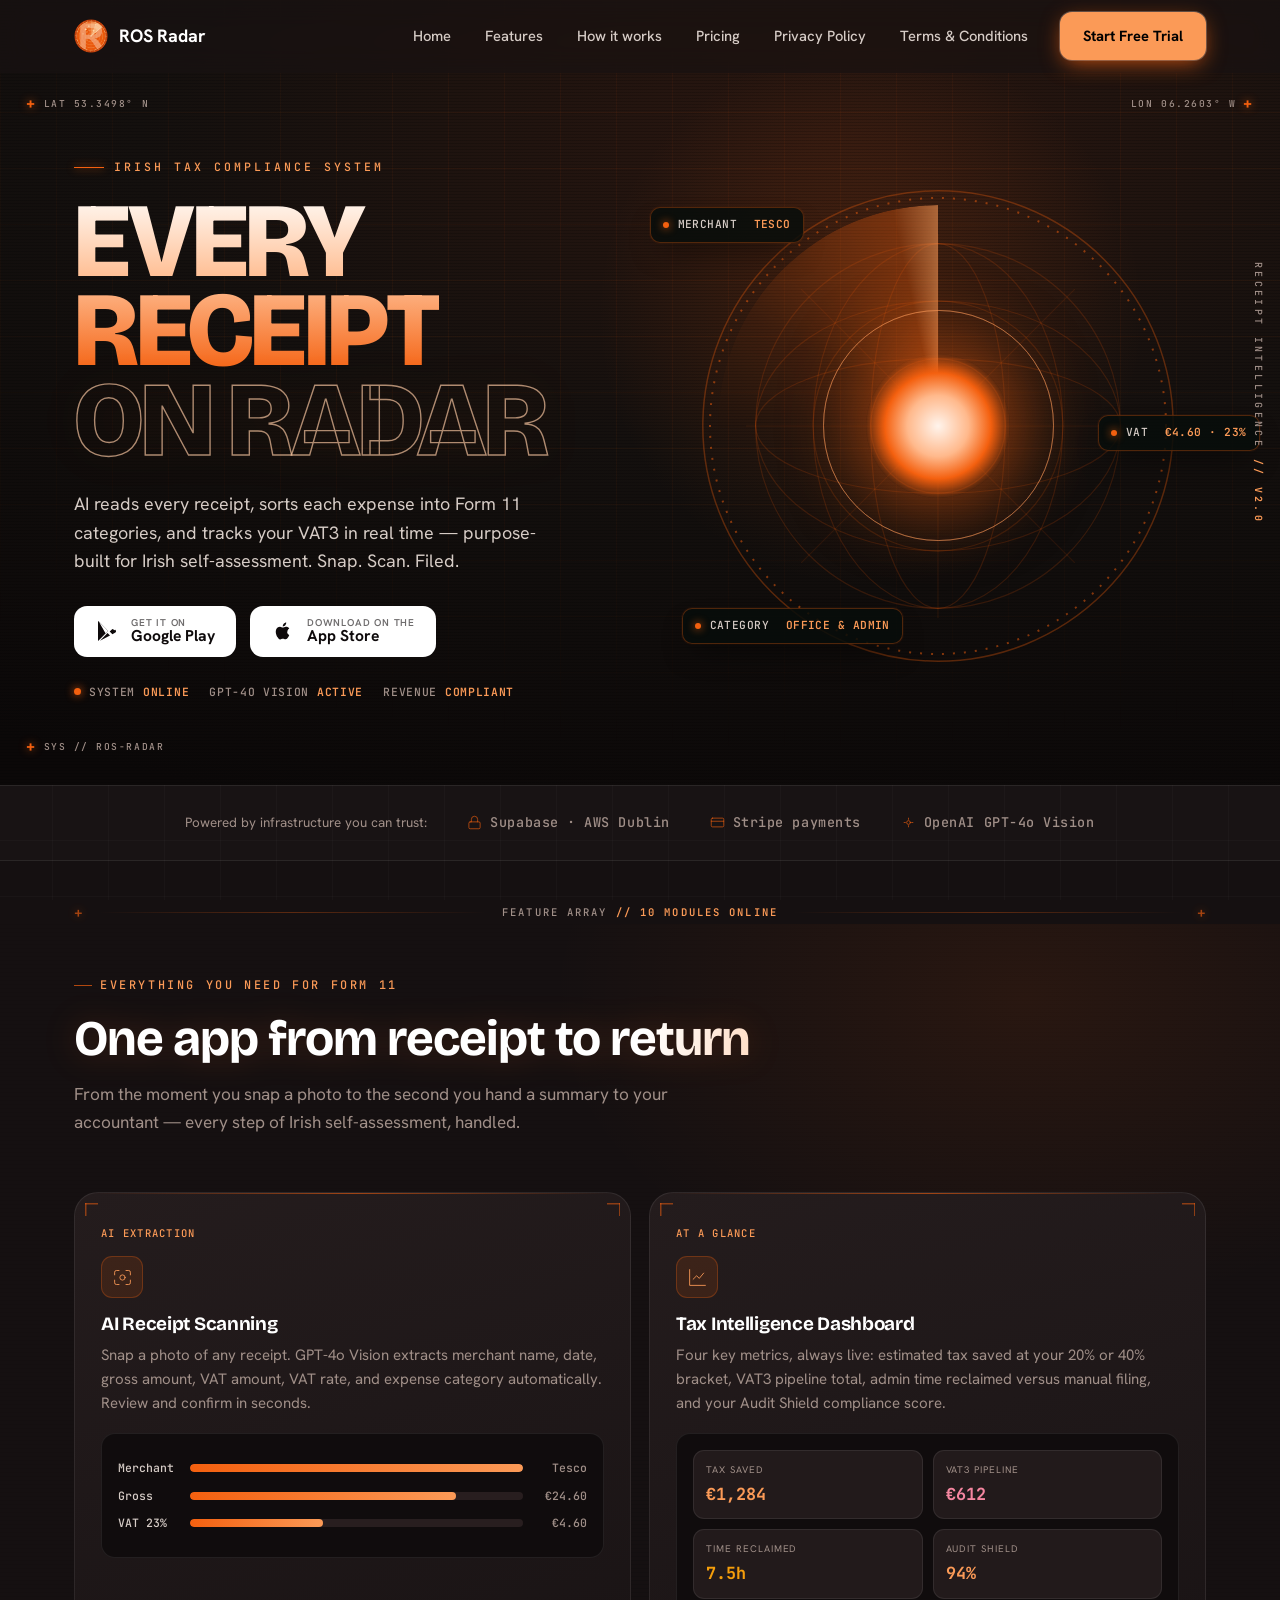
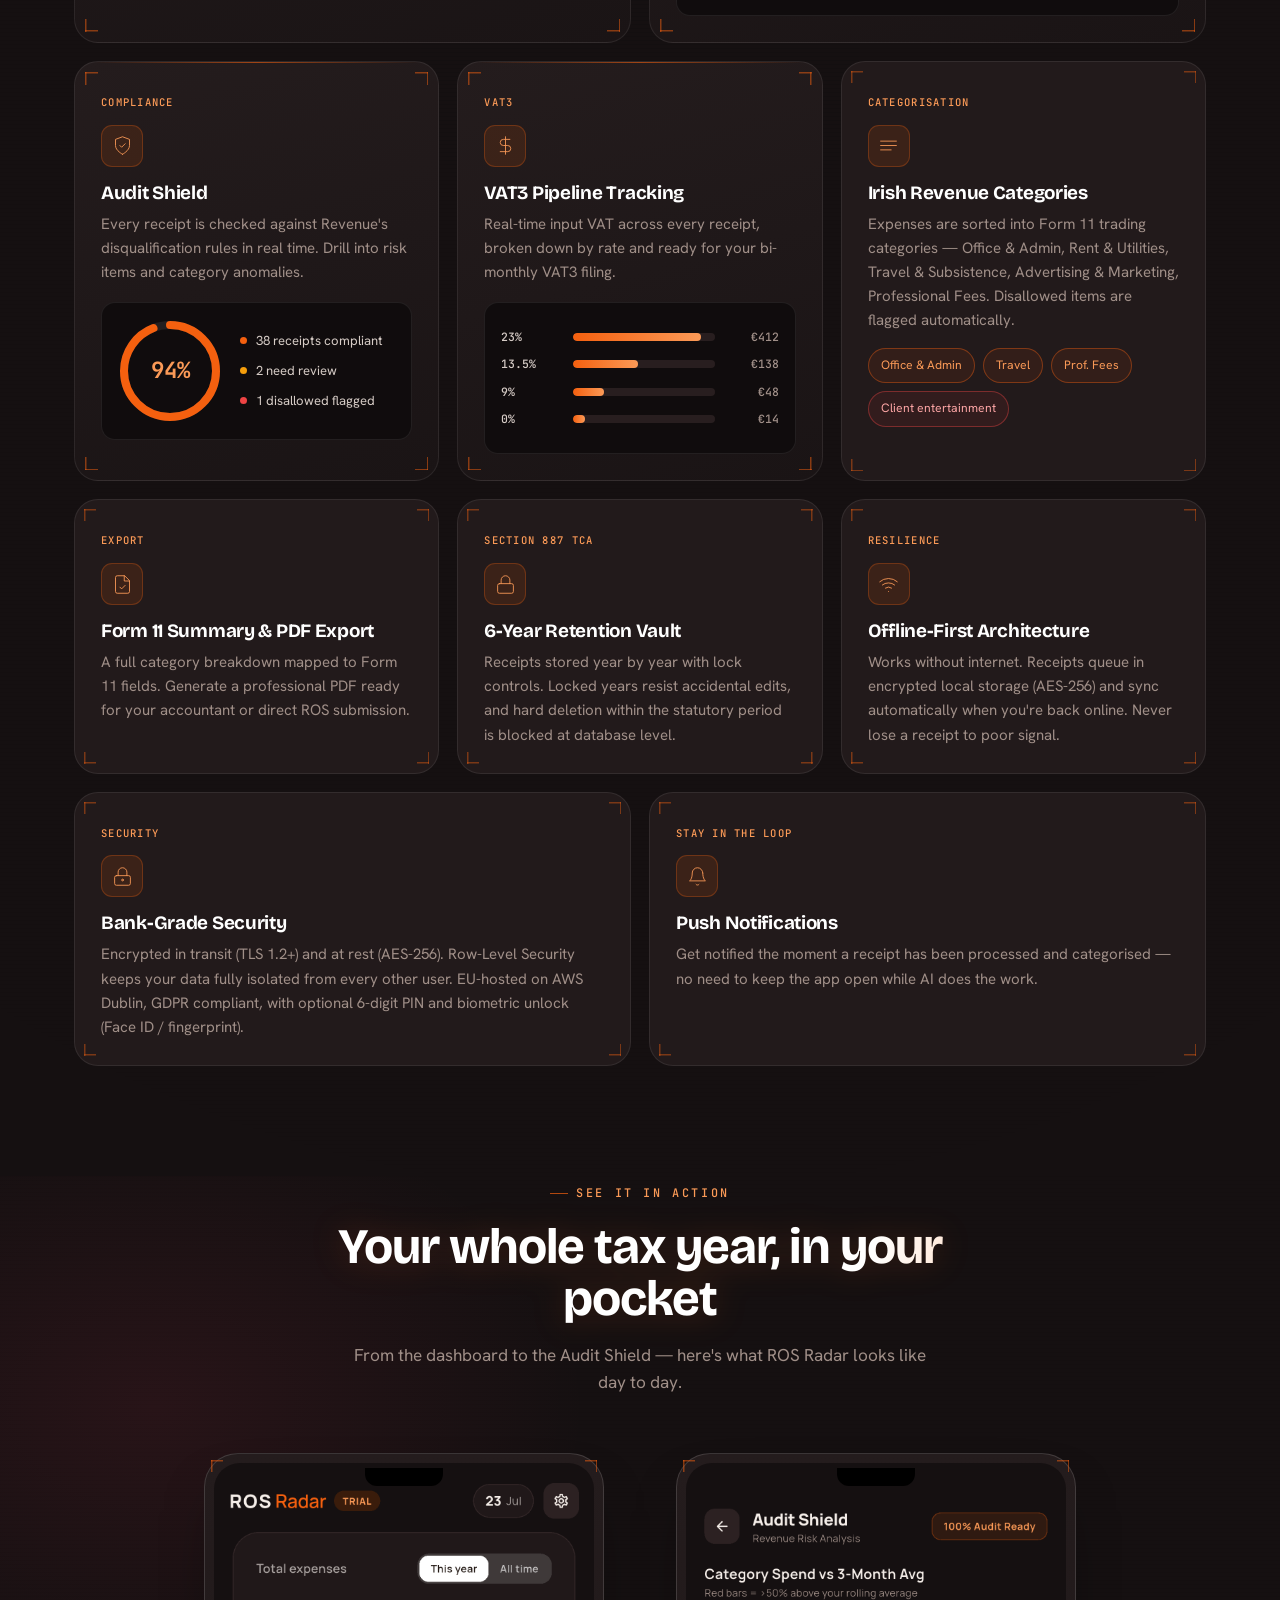
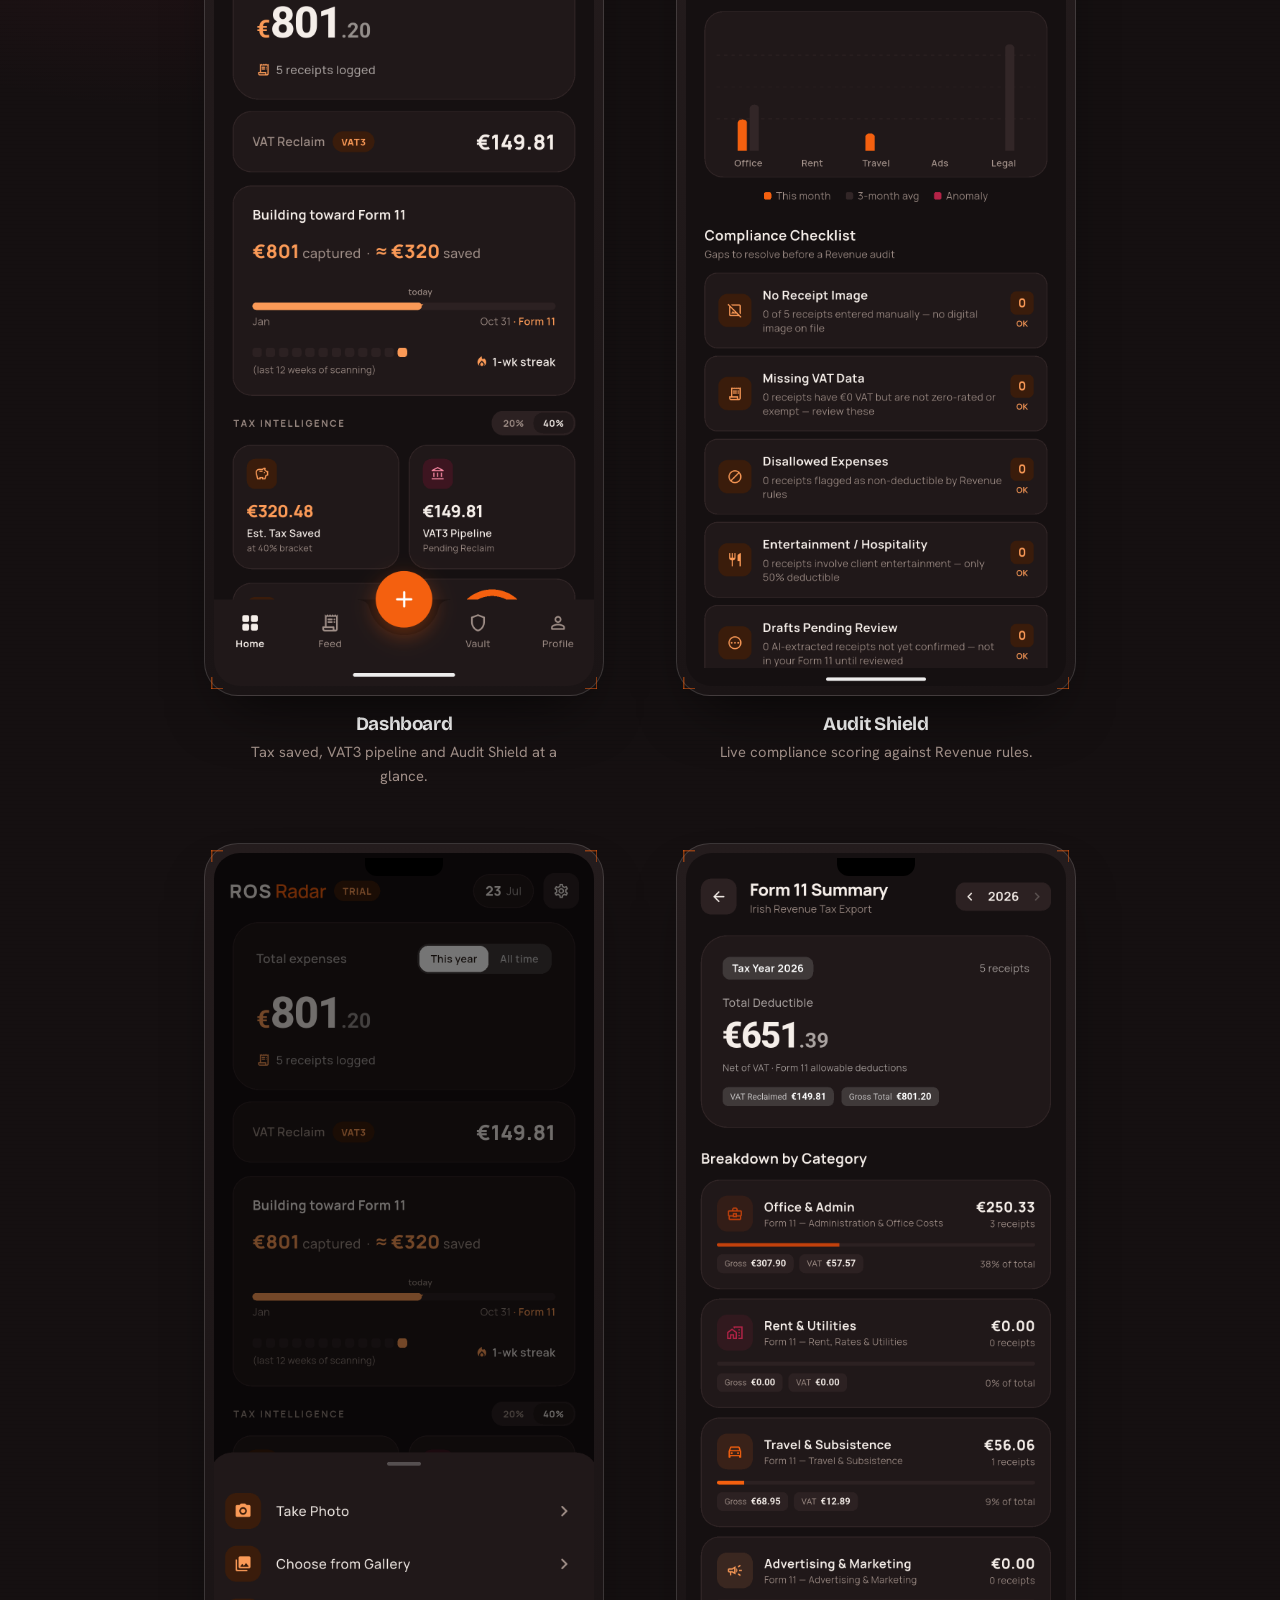
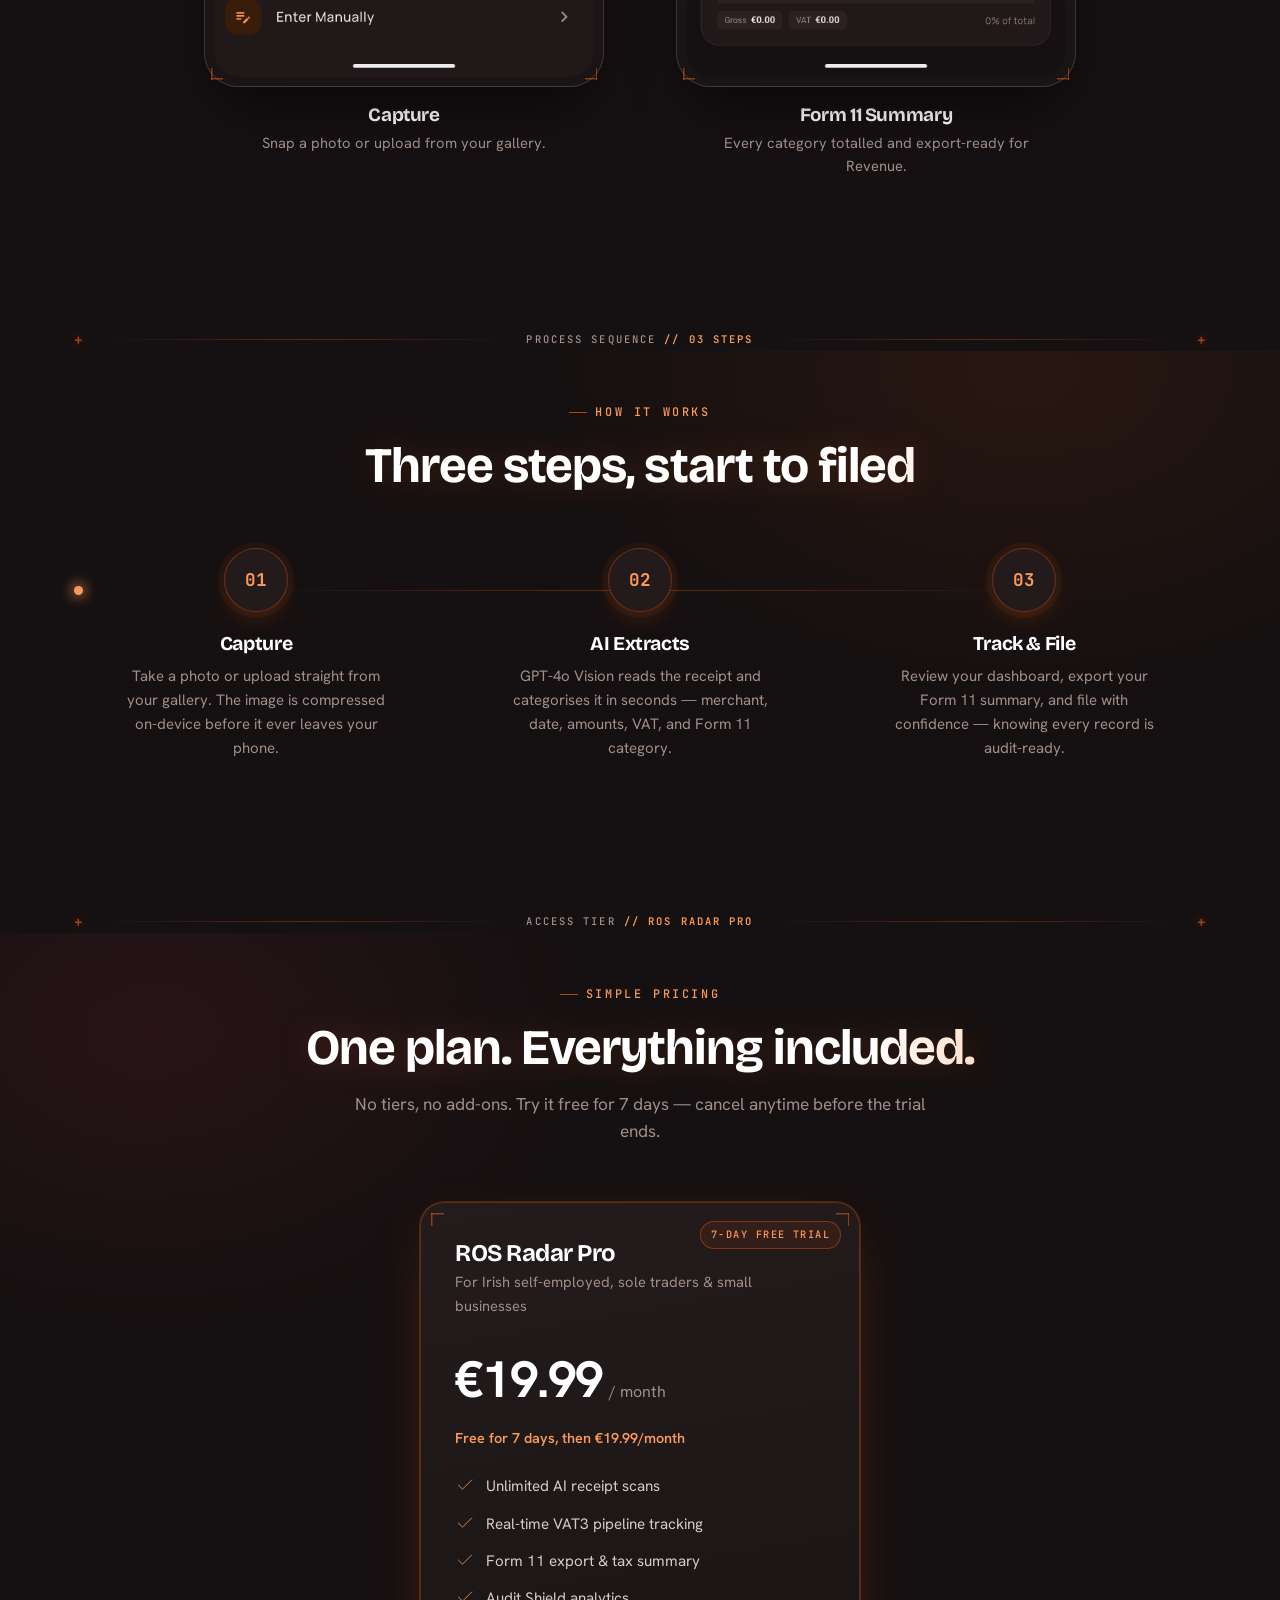
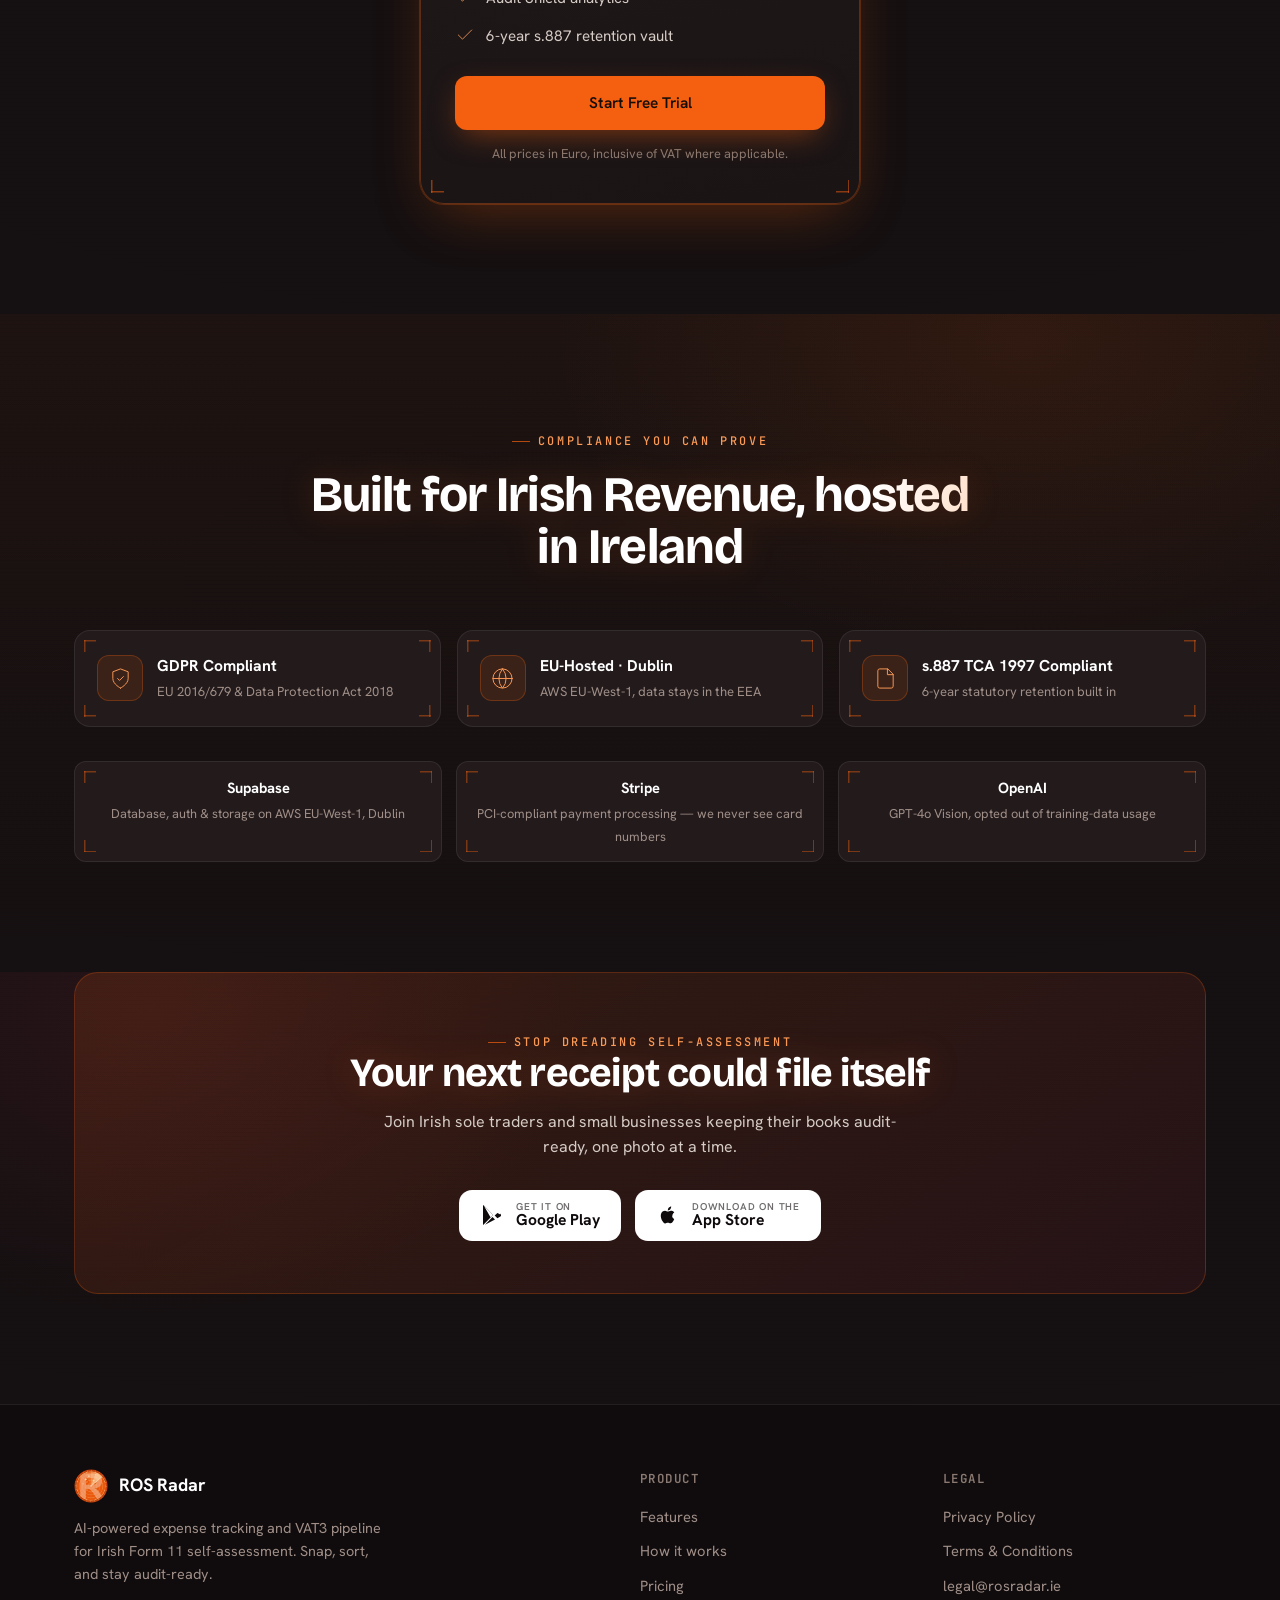
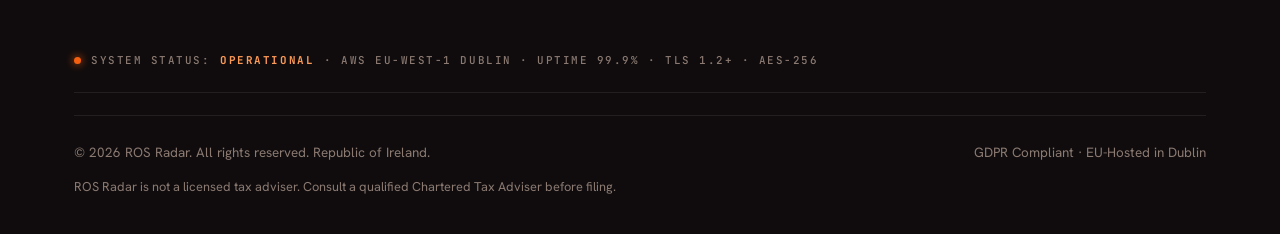
<file: index.html>
<!DOCTYPE html>
<html lang="en">
<head>
<meta charset="UTF-8" />
<meta name="viewport" content="width=device-width, initial-scale=1.0" />
<title>ROS Radar — AI-Powered Expense Tracking for Irish Tax Compliance</title>
<meta name="description" content="ROS Radar uses AI to scan your receipts, categorise expenses for Irish Revenue, track VAT3, and keep you audit-ready for your Form 11 Self-Assessment. Built for Irish self-employed, sole traders, and small businesses." />
<meta name="theme-color" content="#151011" />
<meta property="og:title" content="ROS Radar — AI Expense Tracking for Irish Tax Compliance" />
<meta property="og:description" content="Snap a receipt. AI extracts the data, categorises it for Form 11, and keeps you audit-ready. Built for Irish self-assessment." />
<meta property="og:type" content="website" />
<link rel="icon" href="/favicon.ico" sizes="16x16 32x32 48x48" />
<link rel="icon" type="image/png" sizes="32x32" href="/favicon-32.png" />
<link rel="apple-touch-icon" href="/apple-touch-icon.png" />
<link href="fonts/fonts.css" rel="stylesheet">
<style>
:root{
  --bg:#151011;
  --bg-deep:#100C0D;
  --surface:#221A1B;
  --surface-2:#281E1F;
  --surface-3:#2F2425;
  --border:rgba(255,255,255,0.08);
  --border-strong:rgba(255,255,255,0.14);
  --brand:#F4600F;
  --brand-bright:#FB9A57;
  --brand-dim:rgba(244,96,15,0.12);
  --amber:#F59E0B;
  --red:#EF4444;
  --indigo:#E83D5F;
  --text:#FFFFFF;
  --text-soft:#D6CCC6;
  --text-muted:#A08F88;
  --faint:#8A7A72;
  --display:"Bricolage Grotesque",-apple-system,BlinkMacSystemFont,"Segoe UI",Roboto,sans-serif;
  --font:"Hanken Grotesk",-apple-system,BlinkMacSystemFont,"Segoe UI",Roboto,Helvetica,Arial,sans-serif;
  --mono:"JetBrains Mono",ui-monospace,"SF Mono","Cascadia Code",Menlo,Consolas,monospace;
  --radius:16px;
  --radius-lg:24px;
  --maxw:1180px;
  --shadow:0 24px 60px -20px rgba(0,0,0,0.6);
  --glow:0 0 0 1px rgba(244,96,15,0.25),0 20px 60px -18px rgba(244,96,15,0.35);
}
*{box-sizing:border-box;margin:0;padding:0}
html{scroll-behavior:smooth;scroll-padding-top:88px;-webkit-text-size-adjust:100%}
body{
  font-family:var(--font);
  background-color:var(--bg);
  background-image:
    linear-gradient(rgba(255,255,255,.02) 1px,transparent 1px),
    linear-gradient(90deg,rgba(255,255,255,.02) 1px,transparent 1px);
  background-size:56px 56px;
  background-position:center top;
  background-attachment:fixed;
  color:var(--text);
  line-height:1.6;
  -webkit-font-smoothing:antialiased;
  overflow-x:hidden;
}
a{color:inherit;text-decoration:none}
img{max-width:100%;display:block}
::selection{background:rgba(244,96,15,0.3);color:#fff}

.wrap{max-width:var(--maxw);margin:0 auto;padding:0 24px;width:100%}

.eyebrow{
  font-family:var(--mono);
  font-size:.74rem;
  letter-spacing:.22em;
  text-transform:uppercase;
  color:var(--brand-bright);
  display:inline-flex;
  align-items:center;
  gap:8px;
}
.eyebrow::before{content:"";width:18px;height:1px;background:var(--brand);opacity:.7}

h1,h2,h3{font-family:var(--display);line-height:1.06;letter-spacing:-.02em;font-weight:700}
.section{padding:110px 0;position:relative}
.section-head{max-width:680px;margin-bottom:56px}
.section-head h2{font-size:clamp(2rem,4.4vw,3.1rem);margin:18px 0 16px}
.section-head p{color:var(--text-muted);font-size:1.075rem;max-width:600px}

/* ---------- Buttons ---------- */
.btn{
  display:inline-flex;align-items:center;justify-content:center;gap:10px;
  font-size:.96rem;font-weight:600;font-family:var(--font);
  padding:14px 24px;border-radius:12px;border:1px solid transparent;
  cursor:pointer;transition:transform .18s ease,box-shadow .25s ease,background .2s ease,border-color .2s ease;
  white-space:nowrap;
}
.btn-primary{background:var(--brand);color:#170D08;box-shadow:0 10px 30px -8px rgba(244,96,15,.5)}
.btn-primary:hover{background:var(--brand-bright);transform:translateY(-2px);box-shadow:0 16px 40px -10px rgba(244,96,15,.6)}
.btn-ghost{background:var(--surface-2);color:#fff;border-color:var(--border-strong)}
.btn-ghost:hover{background:var(--surface-3);transform:translateY(-2px);border-color:rgba(255,255,255,.25)}
.btn-store{
  background:#fff;color:#0E0A0B;padding:11px 20px;border-radius:13px;gap:12px;align-items:center;
}
.btn-store:hover{transform:translateY(-2px);box-shadow:0 16px 36px -12px rgba(255,255,255,.25)}
.btn-store .sub{display:flex;flex-direction:column;line-height:1.05;text-align:left}
.btn-store .sub small{font-size:.62rem;text-transform:uppercase;letter-spacing:.08em;opacity:.6;font-weight:600}
.btn-store .sub b{font-size:.98rem;font-weight:700}
.btn-store svg{width:24px;height:24px;flex:none}

/* ---------- Nav ---------- */
.nav{
  position:fixed;top:0;left:0;right:0;z-index:100;
  background:rgba(24,18,19,0.72);
  backdrop-filter:saturate(160%) blur(14px);
  -webkit-backdrop-filter:saturate(160%) blur(14px);
  border-bottom:1px solid transparent;
  transition:border-color .3s ease,background .3s ease;
}
.nav.scrolled{border-bottom-color:var(--border);background:rgba(19,14,15,0.85)}
.nav-inner{display:flex;align-items:center;justify-content:space-between;height:72px}
.brand{display:flex;align-items:center;gap:11px;font-weight:700;font-size:1.12rem;letter-spacing:-.01em}
.brand .logo{
  width:34px;height:34px;display:grid;place-items:center;
}
.brand .logo img{width:34px;height:34px;display:block}
.nav-links{display:flex;align-items:center;gap:6px}
.nav-links a{
  font-size:.92rem;color:var(--text-soft);padding:9px 14px;border-radius:9px;
  transition:color .2s ease,background .2s ease;font-weight:500;
}
.nav-links a:hover{color:#fff;background:var(--surface-2)}
.nav-links a.nav-cta{margin-left:12px;background:var(--brand-bright);color:#000;font-weight:700;padding:11px 22px;border-radius:12px;
  box-shadow:0 0 0 1px rgba(255,255,255,.22),0 6px 22px -4px rgba(244,96,15,.8)}
.nav-links a.nav-cta:hover{background:#FFB380;color:#000;
  box-shadow:0 0 0 1px rgba(255,255,255,.32),0 12px 30px -6px rgba(244,96,15,.95)}
.nav-toggle{display:none;background:none;border:0;cursor:pointer;padding:8px}
.nav-toggle span{display:block;width:22px;height:2px;background:#fff;border-radius:2px;transition:.25s;margin:5px 0}
.nav-toggle.open span:nth-child(1){transform:translateY(7px) rotate(45deg)}
.nav-toggle.open span:nth-child(2){opacity:0}
.nav-toggle.open span:nth-child(3){transform:translateY(-7px) rotate(-45deg)}

/* ---------- Hero (sci-fi radar HUD) ---------- */
.hero{position:relative;padding:150px 0 84px;overflow:hidden;background:radial-gradient(120% 90% at 65% 18%,#2B1710 0%,#14100E 45%,#0B0808 100%)}
.hero-grid{display:grid;grid-template-columns:1.02fr .98fr;gap:40px;align-items:center;position:relative;z-index:2}
/* layered atmosphere */
.hero-ambient{position:absolute;inset:0;z-index:0;pointer-events:none;
  background:radial-gradient(440px circle at var(--hx,68%) var(--hy,40%),rgba(244,96,15,.18),transparent 62%);transition:background .2s ease}
.hero-mesh{position:absolute;inset:0;z-index:0;pointer-events:none;
  background-image:linear-gradient(rgba(244,96,15,.055) 1px,transparent 1px),linear-gradient(90deg,rgba(244,96,15,.055) 1px,transparent 1px);
  background-size:56px 56px;
  -webkit-mask:radial-gradient(125% 85% at 62% 32%,#000 28%,transparent 76%);
  mask:radial-gradient(125% 85% at 62% 32%,#000 28%,transparent 76%);}
.hero-crt{position:absolute;inset:0;z-index:1;pointer-events:none;opacity:.35;
  background:repeating-linear-gradient(0deg,transparent 0 2px,rgba(0,0,0,.5) 2px 3px)}
.hero .wrap{position:relative;z-index:2}

/* corner reticles + HUD frame */
.reticle{position:absolute;z-index:3;font-family:var(--mono);font-size:.6rem;letter-spacing:.16em;color:var(--text-muted);display:flex;align-items:center;gap:7px;pointer-events:none;text-transform:uppercase}
.reticle::before{content:"+";color:var(--brand);font-size:.95rem;font-weight:700;text-shadow:0 0 8px rgba(244,96,15,.7)}
.reticle.tl{top:92px;left:26px}
.reticle.tr{top:92px;right:26px;flex-direction:row-reverse}
.reticle.bl{bottom:26px;left:26px}
.hero-vtext{position:absolute;right:14px;top:50%;transform:translateY(-50%);z-index:3;writing-mode:vertical-rl;font-family:var(--mono);font-size:.62rem;letter-spacing:.34em;text-transform:uppercase;color:var(--text-muted);pointer-events:none}
.hero-vtext b{color:var(--brand-bright)}

/* copy */
.hero-eyebrow{font-family:var(--mono);font-size:.72rem;letter-spacing:.26em;text-transform:uppercase;color:var(--brand-bright);display:inline-flex;align-items:center;gap:10px}
.hero-eyebrow::before{content:"";width:30px;height:1px;background:var(--brand);box-shadow:0 0 8px var(--brand)}
.hero-title{font-family:var(--display);font-weight:800;text-transform:uppercase;font-size:clamp(2.9rem,8.4vw,6.6rem);line-height:.85;letter-spacing:-.03em;margin:20px 0 0}
.hero-title .l{display:block;
  background:linear-gradient(180deg,#FFF8F2 0%,#FFC096 44%,#F4600F 100%);
  -webkit-background-clip:text;background-clip:text;color:transparent;
  animation:titleglow 4.5s ease-in-out infinite}
.hero-title .l.ghost{background:none;color:transparent;-webkit-text-fill-color:transparent;
  -webkit-text-stroke:1.4px rgba(255,203,164,.66);text-stroke:1.4px rgba(255,203,164,.66);animation:none;
  filter:drop-shadow(0 0 20px rgba(244,96,15,.3))}
@keyframes titleglow{0%,100%{filter:drop-shadow(0 2px 22px rgba(244,96,15,.30))}50%{filter:drop-shadow(0 2px 40px rgba(244,96,15,.6))}}
.hero-sub{color:var(--text-soft);font-size:1.12rem;margin:24px 0 0;max-width:480px}
.hero-actions{display:flex;gap:14px;margin-top:30px;flex-wrap:wrap}
.hero-status{display:flex;gap:20px;flex-wrap:wrap;margin-top:26px;font-family:var(--mono);font-size:.71rem;letter-spacing:.06em;color:var(--text-muted);text-transform:uppercase}
.hero-status span{display:inline-flex;align-items:center;gap:8px}
.hero-status b{color:var(--brand-bright);font-weight:600}
.hero-status .live{width:7px;height:7px;border-radius:50%;background:var(--brand);box-shadow:0 0 9px var(--brand);animation:pulse 1.6s ease-in-out infinite}
@keyframes pulse{0%,100%{opacity:1;transform:scale(1)}50%{opacity:.35;transform:scale(.8)}}

/* radar scope */
.hero-visual{position:relative;display:grid;place-items:center;min-height:520px}
.scope{position:relative;width:min(480px,88vw);aspect-ratio:1;display:grid;place-items:center;transition:transform .3s ease}
.scope-svg{position:absolute;inset:0;width:100%;height:100%;overflow:visible}
.scope-sweep{position:absolute;inset:4%;border-radius:50%;z-index:2;
  background:conic-gradient(from 0deg,rgba(244,96,15,0) 0deg,rgba(244,96,15,0) 268deg,rgba(244,96,15,.05) 300deg,rgba(244,96,15,.32) 348deg,rgba(251,154,87,.6) 360deg);
  -webkit-mask:radial-gradient(circle,transparent 0,#000 2.2%);mask:radial-gradient(circle,transparent 0,#000 2.2%);
  animation:sweep 4.5s linear infinite}
@keyframes sweep{to{transform:rotate(360deg)}}
.scope-core{position:absolute;width:30%;aspect-ratio:1;border-radius:50%;z-index:3;
  background:radial-gradient(circle,#FFF4EC 0%,#FFB98C 30%,#F4600F 52%,rgba(244,96,15,.35) 68%,transparent 78%);
  box-shadow:0 0 70px 12px rgba(244,96,15,.5);animation:corepulse 3.2s ease-in-out infinite}
@keyframes corepulse{0%,100%{transform:scale(.9);opacity:.85}50%{transform:scale(1.08);opacity:1}}
.scope-core::after,.scope-core::before{content:"";position:absolute;inset:-30%;border-radius:50%;border:1px solid rgba(251,154,87,.4);animation:ringout 3.2s ease-out infinite}
.scope-core::before{animation-delay:1.6s}
@keyframes ringout{0%{transform:scale(.55);opacity:.8}100%{transform:scale(1.7);opacity:0}}
.scope .blip{position:absolute;width:9px;height:9px;border-radius:50%;background:var(--brand-bright);box-shadow:0 0 14px 3px rgba(251,154,87,.8);z-index:4;opacity:0;animation:blip 4.5s linear infinite}
.scope .blip.b1{top:30%;left:64%;animation-delay:1s}
.scope .blip.b2{top:62%;left:38%;animation-delay:2.4s}
.scope .blip.b3{top:46%;left:72%;animation-delay:3.5s}
@keyframes blip{0%{opacity:0;transform:scale(.4)}5%{opacity:1;transform:scale(1)}20%{opacity:0;transform:scale(1.8)}100%{opacity:0}}

/* HUD readout chips around scope */
.float-chip{position:absolute;z-index:5;background:rgba(8,14,11,.85);border:1px solid rgba(244,96,15,.3);
  border-radius:10px;padding:8px 12px;display:flex;align-items:center;gap:9px;font-family:var(--mono);font-size:.7rem;
  letter-spacing:.04em;text-transform:uppercase;color:var(--text-soft);backdrop-filter:blur(8px);
  box-shadow:0 14px 30px -12px rgba(0,0,0,.8),0 0 0 1px rgba(244,96,15,.05);animation:floaty 5s ease-in-out infinite}
.float-chip::before{content:"";width:6px;height:6px;border-radius:50%;background:var(--brand);box-shadow:0 0 8px var(--brand);flex:none}
.float-chip b{color:var(--brand-bright);font-weight:600}
.fc-1{top:8%;left:-4%;animation-delay:0s}
.fc-2{top:48%;right:-10%;animation-delay:.9s}
.fc-3{bottom:8%;left:2%;animation-delay:1.7s}
@keyframes floaty{0%,100%{transform:translateY(0)}50%{transform:translateY(-8px)}}

/* logos strip */
.strip{border-top:1px solid var(--border);border-bottom:1px solid var(--border);padding:26px 0;background:rgba(255,255,255,.012)}
.strip-inner{display:flex;align-items:center;justify-content:center;gap:40px;flex-wrap:wrap;color:var(--text-muted);font-size:.84rem}
.strip-inner b{color:var(--text-soft)}
.strip-inner .pill{display:inline-flex;align-items:center;gap:8px;font-family:var(--mono);letter-spacing:.04em}
.strip-inner .pill svg{width:15px;height:15px;stroke:var(--brand);flex:none}

/* ---------- Bento features ---------- */
.bento{display:grid;grid-template-columns:repeat(6,1fr);gap:18px}
.card{
  background:var(--surface);border:1px solid var(--border);border-radius:var(--radius-lg);
  padding:26px;position:relative;overflow:hidden;
  transition:transform .25s ease,border-color .25s ease,background .25s ease;
}
.card:hover{transform:translateY(-4px);border-color:var(--border-strong);background:#251C1D}
.card .ic{
  width:42px;height:42px;border-radius:11px;display:grid;place-items:center;margin-bottom:16px;
  background:var(--brand-dim);border:1px solid rgba(244,96,15,.28);
}
.card .ic svg{width:21px;height:21px;stroke:var(--brand-bright)}
.card h3{font-size:1.18rem;margin-bottom:9px;letter-spacing:-.015em}
.card p{color:var(--text-muted);font-size:.94rem}
.card .tag{display:inline-block;font-family:var(--mono);font-size:.66rem;letter-spacing:.12em;text-transform:uppercase;color:var(--brand-bright);margin-bottom:14px}
.b3{grid-column:span 3}
.b2{grid-column:span 2}
.card.showcase{background:linear-gradient(165deg,#241C1D,#1A1415)}

/* showcase visuals */
.viz{margin-top:18px;border-radius:14px;border:1px solid var(--border);background:var(--bg-deep);padding:16px}
.metric-tiles{display:grid;grid-template-columns:1fr 1fr;gap:10px}
.mt{background:var(--surface);border:1px solid var(--border);border-radius:11px;padding:11px 12px}
.mt small{display:block;color:var(--text-muted);font-size:.6rem;text-transform:uppercase;letter-spacing:.1em}
.mt b{font-family:var(--mono);font-size:1.05rem;display:block;margin-top:3px}
.mt.green b{color:var(--brand-bright)}
.mt.indigo b{color:#F586A0}
.mt.amber b{color:var(--amber)}

.vat-row{display:flex;align-items:center;gap:10px;margin:9px 0;font-size:.78rem}
.vat-row .lbl{width:62px;color:var(--text-soft);font-family:var(--mono);font-size:.72rem}
.vat-row .track{flex:1;height:8px;background:var(--surface-2);border-radius:5px;overflow:hidden}
.vat-row .track i{display:block;height:100%;border-radius:5px;background:linear-gradient(90deg,var(--brand),var(--brand-bright))}
.vat-row .amt{font-family:var(--mono);color:var(--text-muted);width:54px;text-align:right;font-size:.72rem}

.shield-viz{display:flex;align-items:center;gap:18px}
.ring-prog{position:relative;width:104px;height:104px;flex:none}
.ring-prog svg{transform:rotate(-90deg)}
.ring-prog .val{position:absolute;inset:0;display:grid;place-items:center;font-family:var(--mono);font-weight:700;font-size:1.4rem;color:var(--brand-bright)}
.shield-list{display:flex;flex-direction:column;gap:9px;font-size:.82rem}
.shield-list .li{display:flex;align-items:center;gap:9px;color:var(--text-soft)}
.shield-list .li .d{width:7px;height:7px;border-radius:50%;flex:none}
.d-green{background:var(--brand)}.d-amber{background:var(--amber)}.d-red{background:var(--red)}

.cat-chips{display:flex;flex-wrap:wrap;gap:8px}
.chip{font-size:.76rem;padding:7px 12px;border-radius:999px;border:1px solid var(--border-strong);background:var(--surface);color:var(--text-soft)}
.chip.ok{border-color:rgba(244,96,15,.4);color:var(--brand-bright);background:rgba(244,96,15,.08)}
.chip.no{border-color:rgba(239,68,68,.4);color:#fca5a5;background:rgba(239,68,68,.08)}

/* ---------- Screenshot showcase ---------- */
.shots{display:grid;grid-template-columns:repeat(2,1fr);gap:56px 44px;align-items:start;max-width:900px;margin:0 auto}
.shot{text-align:center}
.shot-frame{
  position:relative;border-radius:34px;background:linear-gradient(180deg,#241C1D,#1A1415);
  border:1px solid var(--border-strong);padding:9px;margin:0 auto 18px;max-width:400px;
  box-shadow:0 30px 60px -26px rgba(0,0,0,.7);transition:transform .3s ease,box-shadow .3s ease;
}
.shot:hover .shot-frame{transform:translateY(-6px);box-shadow:0 40px 70px -26px rgba(244,96,15,.28)}
.shot-frame::before{content:"";position:absolute;top:14px;left:50%;transform:translateX(-50%);width:78px;height:18px;background:#000;border-radius:0 0 12px 12px;z-index:3}
.shot-screen{border-radius:26px;overflow:hidden;background:var(--bg-deep);aspect-ratio:9/19.5;position:relative}
.shot-screen img{width:100%;height:100%;object-fit:cover}
.shot-ph{position:absolute;inset:0;display:flex;flex-direction:column;align-items:center;justify-content:center;gap:10px;color:var(--faint);padding:20px;text-align:center}
.shot-ph svg{width:30px;height:30px;stroke:var(--brand);opacity:.6}
.shot-ph span{font-size:.74rem;font-family:var(--mono)}
.shot h3{font-size:1.18rem;margin-bottom:6px}
.shot p{color:var(--text-muted);font-size:.92rem;max-width:340px;margin:0 auto}
@media(max-width:840px){.shots{grid-template-columns:1fr;gap:48px;max-width:420px}}

/* ---------- How it works ---------- */
.steps{display:grid;grid-template-columns:repeat(3,1fr);gap:20px;position:relative}
.steps::before{content:"";position:absolute;top:42px;left:14%;right:14%;height:1px;background:linear-gradient(90deg,transparent,rgba(244,96,15,.35),transparent);z-index:0}
.step{position:relative;z-index:1;text-align:center;padding:0 10px}
.step .num{
  width:64px;height:64px;border-radius:50%;margin:0 auto 22px;display:grid;place-items:center;
  background:var(--surface);border:1px solid rgba(244,96,15,.35);font-family:var(--mono);font-size:1.1rem;
  font-weight:700;color:var(--brand-bright);box-shadow:0 0 0 6px rgba(244,96,15,.06),0 10px 30px -12px rgba(244,96,15,.4);
}
.step h3{font-size:1.22rem;margin-bottom:9px}
.step p{color:var(--text-muted);font-size:.94rem;max-width:280px;margin:0 auto}

/* ---------- Pricing ---------- */
.pricing-wrap{display:grid;place-items:center}
.price-card{
  width:100%;max-width:440px;background:linear-gradient(170deg,#231B1C,#1A1415);
  border:1px solid rgba(244,96,15,.3);border-radius:var(--radius-lg);padding:38px 34px;position:relative;
  box-shadow:var(--glow);
}
.price-card .ribbon{position:absolute;top:18px;right:18px;font-family:var(--mono);font-size:.64rem;letter-spacing:.14em;text-transform:uppercase;color:var(--brand-bright);border:1px solid rgba(244,96,15,.4);padding:5px 10px;border-radius:999px;background:rgba(244,96,15,.08)}
.price-card h3{font-size:1.5rem}
.price-card .plan-sub{color:var(--text-muted);font-size:.92rem;margin-top:4px}
.price-amt{display:flex;align-items:baseline;gap:6px;margin:22px 0 6px}
.price-amt .num{font-size:3.2rem;font-weight:800;letter-spacing:-.03em}
.price-amt .per{color:var(--text-muted);font-size:1rem}
.price-trial{color:var(--brand-bright);font-size:.9rem;font-weight:600;margin-bottom:24px}
.feat-list{list-style:none;display:flex;flex-direction:column;gap:13px;margin:24px 0 28px}
.feat-list li{display:flex;gap:11px;align-items:flex-start;font-size:.95rem;color:var(--text-soft)}
.feat-list svg{width:20px;height:20px;flex:none;stroke:var(--brand-bright);margin-top:1px}
.price-card .btn{width:100%}
.price-note{text-align:center;color:var(--faint);font-size:.8rem;margin-top:14px}

/* ---------- Trust ---------- */
.trust-band{background:linear-gradient(180deg,rgba(244,96,15,.04),transparent)}
.badges{display:grid;grid-template-columns:repeat(3,1fr);gap:16px;margin-bottom:34px}
.badge{
  background:var(--surface);border:1px solid var(--border);border-radius:var(--radius);padding:22px;
  display:flex;gap:14px;align-items:center;
}
.badge .bi{width:46px;height:46px;border-radius:12px;display:grid;place-items:center;background:var(--brand-dim);border:1px solid rgba(244,96,15,.28);flex:none}
.badge .bi svg{width:23px;height:23px;stroke:var(--brand-bright)}
.badge b{display:block;font-size:.98rem}
.badge small{color:var(--text-muted);font-size:.82rem}
.processors{display:flex;gap:14px;flex-wrap:wrap;justify-content:center;color:var(--text-muted);font-size:.88rem;text-align:center}
.proc{background:var(--surface);border:1px solid var(--border);border-radius:12px;padding:14px 18px;flex:1;min-width:200px}
.proc b{color:var(--text);display:block;font-size:.92rem;margin-bottom:3px}
.proc span{font-size:.8rem}

/* ---------- CTA banner ---------- */
.cta-banner{
  background:linear-gradient(150deg,rgba(244,96,15,.14),rgba(232,61,95,.08));
  border:1px solid rgba(244,96,15,.25);border-radius:var(--radius-lg);
  padding:52px;text-align:center;position:relative;overflow:hidden;
}
.cta-banner h2{font-size:clamp(1.7rem,3.6vw,2.5rem);margin-bottom:14px}
.cta-banner p{color:var(--text-soft);max-width:520px;margin:0 auto 28px}
.cta-banner .hero-actions{justify-content:center}

/* ---------- Footer ---------- */
.footer{border-top:1px solid var(--border);padding:64px 0 36px;background:var(--bg-deep)}
.foot-grid{display:grid;grid-template-columns:2fr 1fr 1fr;gap:40px;margin-bottom:44px}
.foot-brand p{color:var(--text-muted);font-size:.9rem;max-width:320px;margin-top:14px}
.foot-col h4{font-size:.78rem;text-transform:uppercase;letter-spacing:.12em;color:var(--faint);margin-bottom:16px;font-family:var(--mono);font-weight:600}
.foot-col a,.foot-col span{display:block;color:var(--text-muted);font-size:.92rem;margin-bottom:11px;transition:color .2s}
.foot-col a:hover{color:var(--brand-bright)}
.foot-bottom{border-top:1px solid var(--border);padding-top:26px;display:flex;justify-content:space-between;gap:18px;flex-wrap:wrap;color:var(--faint);font-size:.84rem}
.disclaimer{color:var(--faint);font-size:.8rem;margin-top:14px;max-width:560px;line-height:1.6}

/* ---------- Scroll progress ---------- */
.progress{position:fixed;top:0;left:0;height:3px;width:100%;transform:scaleX(0);transform-origin:0 50%;z-index:200;background:linear-gradient(90deg,var(--brand),var(--brand-bright),var(--indigo));box-shadow:0 0 12px rgba(244,96,15,.5)}

/* ---------- Hero load reveal ---------- */
@keyframes rise{from{opacity:0;transform:translateY(20px)}to{opacity:1;transform:none}}
.hero-copy>*{animation:rise .75s both cubic-bezier(.2,.8,.2,1)}
.hero-copy>*:nth-child(1){animation-delay:.05s}
.hero-copy>*:nth-child(2){animation-delay:.14s}
.hero-copy>*:nth-child(3){animation-delay:.23s}
.hero-copy>*:nth-child(4){animation-delay:.32s}
.hero-copy>*:nth-child(5){animation-delay:.41s}
.hero-visual{animation:rise .9s .3s both cubic-bezier(.2,.8,.2,1)}

/* ---------- Radar blips ---------- */
.radar .blip{position:absolute;width:9px;height:9px;border-radius:50%;background:var(--brand-bright);box-shadow:0 0 14px 2px rgba(251,154,87,.7);opacity:0;animation:blip 5s linear infinite}
@keyframes blip{0%{opacity:0;transform:scale(.4)}4%{opacity:1;transform:scale(1)}16%{opacity:0;transform:scale(1.6)}100%{opacity:0}}
.blip.b1{top:24%;left:62%;animation-delay:1.1s}
.blip.b2{top:64%;left:34%;animation-delay:2.6s}
.blip.b3{top:44%;left:74%;animation-delay:3.9s}

/* phone tilt */
.hero-visual{perspective:1100px}
.phone{transition:transform .25s ease,box-shadow .25s ease}

/* ---------- Card cursor spotlight ---------- */
.card::after{content:"";position:absolute;inset:0;border-radius:inherit;pointer-events:none;opacity:0;transition:opacity .35s ease;background:radial-gradient(300px circle at var(--mx,50%) var(--my,50%),rgba(244,96,15,.13),transparent 60%)}
.card:hover::after{opacity:1}

/* ---------- Bar fill on reveal ---------- */
.track i,.fd-bar i{transition:width 1.3s cubic-bezier(.2,.8,.2,1)}
.reveal:not(.in) .track i{width:0!important}

/* ---------- Button shine ---------- */
.btn-primary,.btn-store{position:relative;overflow:hidden}
.btn-primary::after,.btn-store::after{content:"";position:absolute;top:0;left:-120%;width:60%;height:100%;background:linear-gradient(100deg,transparent,rgba(255,255,255,.35),transparent);transform:skewX(-18deg);transition:left .6s ease}
.btn-primary:hover::after,.btn-store:hover::after{left:140%}

/* ---------- Reveal animation ---------- */
.reveal{opacity:0;transform:translateY(22px);transition:opacity .7s ease,transform .7s ease}
.reveal.in{opacity:1;transform:none}
.reveal.d1{transition-delay:.08s}
.reveal.d2{transition-delay:.16s}
.reveal.d3{transition-delay:.24s}

/* ---------- Sci-fi HUD (page-wide) ---------- */
.hud-divider{display:flex;align-items:center;gap:16px;max-width:var(--maxw);margin:0 auto;padding:40px 24px 0}
.hud-divider+.section{padding-top:44px}
.hud-divider::before,.hud-divider::after{content:"+";color:var(--brand);font-family:var(--mono);font-size:.9rem;opacity:.65;text-shadow:0 0 8px rgba(244,96,15,.6)}
.hud-divider .seg{flex:1;height:1px;background:linear-gradient(90deg,transparent,rgba(244,96,15,.32),transparent)}
.hud-divider .lbl{font-family:var(--mono);font-size:.66rem;letter-spacing:.2em;text-transform:uppercase;color:var(--text-muted);white-space:nowrap}
.hud-divider .lbl b{color:var(--brand-bright);font-weight:600}

/* corner brackets */
.hud-corners{position:absolute;inset:10px;pointer-events:none;z-index:1;
  --c:rgba(244,96,15,.5);--s:13px;--t:1.5px;
  background:
    linear-gradient(var(--c),var(--c)) 0 0/var(--s) var(--t) no-repeat,
    linear-gradient(var(--c),var(--c)) 0 0/var(--t) var(--s) no-repeat,
    linear-gradient(var(--c),var(--c)) 100% 0/var(--s) var(--t) no-repeat,
    linear-gradient(var(--c),var(--c)) 100% 0/var(--t) var(--s) no-repeat,
    linear-gradient(var(--c),var(--c)) 0 100%/var(--s) var(--t) no-repeat,
    linear-gradient(var(--c),var(--c)) 0 100%/var(--t) var(--s) no-repeat,
    linear-gradient(var(--c),var(--c)) 100% 100%/var(--s) var(--t) no-repeat,
    linear-gradient(var(--c),var(--c)) 100% 100%/var(--t) var(--s) no-repeat;}

/* showcase scan-line accent */
.card.showcase::before{content:"";position:absolute;top:0;left:18px;right:18px;height:1px;z-index:1;background:linear-gradient(90deg,transparent,rgba(244,96,15,.6),transparent)}

/* steps traveling pulse */
.steps::after{content:"";position:absolute;top:38px;width:9px;height:9px;border-radius:50%;background:var(--brand-bright);box-shadow:0 0 14px 2px rgba(251,154,87,.8);z-index:1;animation:travel 4.5s linear infinite}
@keyframes travel{0%{left:14%;opacity:0}8%{opacity:1}92%{opacity:1}100%{left:86%;opacity:0}}

/* footer status */
.foot-status{font-family:var(--mono);font-size:.68rem;letter-spacing:.14em;text-transform:uppercase;color:var(--faint);display:flex;align-items:center;gap:10px;flex-wrap:wrap;padding-bottom:22px;margin-bottom:22px;border-bottom:1px solid var(--border)}
.foot-status b{color:var(--brand-bright)}
.foot-status .live{width:7px;height:7px;border-radius:50%;background:var(--brand);box-shadow:0 0 9px var(--brand);animation:pulse 1.6s ease-in-out infinite}

/* ---------- Heading FX (holographic sheen) ---------- */
h2{
  color:#fff;-webkit-text-fill-color:transparent;
  background:linear-gradient(100deg,#fff 0%,#fff 38%,#FFCBA6 50%,#fff 62%,#fff 100%);
  background-size:220% 100%;-webkit-background-clip:text;background-clip:text;
  animation:sheen 7s linear infinite;
  filter:drop-shadow(0 1px 16px rgba(244,96,15,.20));
}
@keyframes sheen{0%{background-position:165% 0}100%{background-position:-65% 0}}
h2:hover{animation:sheen 7s linear infinite,glitch .42s steps(2,end) 2}
@keyframes glitch{
  0%{text-shadow:1.5px 0 rgba(239,68,68,.65),-1.5px 0 rgba(232,61,95,.65)}
  50%{text-shadow:-1.5px 0 rgba(244,96,15,.65),1.5px 0 rgba(232,61,95,.65)}
  100%{text-shadow:none}
}
.card h3,.step h3,.shot h3,.price-card h3{
  color:#fff;-webkit-text-fill-color:transparent;
  background:linear-gradient(100deg,#fff,#fff 45%,#FFD9BC 55%,#fff 70%);
  background-size:220% 100%;-webkit-background-clip:text;background-clip:text;
  animation:sheen 9s linear infinite;
}
.card:hover h3{filter:drop-shadow(0 0 10px rgba(244,96,15,.45))}

/* ---------- Section backgrounds (atmospheric) ---------- */
.section{isolation:isolate}
.section::before{content:"";position:absolute;inset:0;z-index:-1;pointer-events:none;
  background:radial-gradient(720px 480px at 80% 4%,rgba(244,96,15,.09),transparent 66%);
  animation:secglow 9s ease-in-out infinite}
.section:nth-of-type(even)::before{background:radial-gradient(660px 460px at 12% 10%,rgba(232,61,95,.09),transparent 66%)}
.section::after{content:"";position:absolute;inset:0;z-index:-1;pointer-events:none;opacity:.5;
  background:repeating-linear-gradient(0deg,transparent 0 3px,rgba(0,0,0,.12) 3px 4px);
  -webkit-mask:radial-gradient(120% 80% at 50% 40%,#000,transparent 80%);
  mask:radial-gradient(120% 80% at 50% 40%,#000,transparent 80%)}
@keyframes secglow{0%,100%{opacity:.6}50%{opacity:1}}

/* ---------- Universal HUD corners on every box ---------- */
.badge,.proc{position:relative}
.card:not(.showcase)::before,
.badge::before,
.proc::before,
.shot-frame::after{
  content:"";position:absolute;inset:9px;pointer-events:none;z-index:2;
  --c:rgba(244,96,15,.42);--s:12px;--t:1.5px;
  background:
    linear-gradient(var(--c),var(--c)) 0 0/var(--s) var(--t) no-repeat,
    linear-gradient(var(--c),var(--c)) 0 0/var(--t) var(--s) no-repeat,
    linear-gradient(var(--c),var(--c)) 100% 0/var(--s) var(--t) no-repeat,
    linear-gradient(var(--c),var(--c)) 100% 0/var(--t) var(--s) no-repeat,
    linear-gradient(var(--c),var(--c)) 0 100%/var(--s) var(--t) no-repeat,
    linear-gradient(var(--c),var(--c)) 0 100%/var(--t) var(--s) no-repeat,
    linear-gradient(var(--c),var(--c)) 100% 100%/var(--s) var(--t) no-repeat,
    linear-gradient(var(--c),var(--c)) 100% 100%/var(--t) var(--s) no-repeat;}
.shot-frame::after{inset:6px;--c:rgba(244,96,15,.5)}

/* ---------- Responsive ---------- */
@media(max-width:960px){
  .hero-grid{grid-template-columns:1fr;gap:30px}
  .hero-visual{min-height:440px;order:-1}
  .hero{padding:130px 0 70px}
  .hero-vtext{display:none}
  .reticle.tr{display:none}
  .bento{grid-template-columns:repeat(2,1fr)}
  .b3,.b2{grid-column:span 1}
  .b3.wide{grid-column:span 2}
  .foot-grid{grid-template-columns:1fr 1fr}
  .badges{grid-template-columns:1fr}
}
@media(max-width:760px){
  .nav-links{
    position:fixed;top:72px;left:0;right:0;flex-direction:column;align-items:stretch;gap:4px;
    background:rgba(16,12,13,.97);backdrop-filter:blur(14px);padding:16px 20px 24px;
    border-bottom:1px solid var(--border);transform:translateY(-130%);transition:transform .3s ease;
  }
  .nav-links.open{transform:translateY(0)}
  .nav-links a{padding:13px 14px}
  .nav-cta{margin:8px 0 0}
  .nav-toggle{display:block}
  .section{padding:80px 0}
  .steps{grid-template-columns:1fr;gap:36px}
  .steps::before,.steps::after{display:none}
  .bento{grid-template-columns:1fr}
  .b3.wide{grid-column:span 1}
  .foot-grid{grid-template-columns:1fr}
  .cta-banner{padding:38px 24px}
  .reticle{display:none}
  .float-chip{font-size:.6rem;padding:5px 9px;max-width:60%}
  .fc-1{left:0;right:auto;top:5%}
  .fc-2{left:0;right:auto;top:46%}
  .fc-3{left:0;right:auto;bottom:5%}
}
@media(prefers-reduced-motion:reduce){
  *{animation:none!important;transition:none!important;scroll-behavior:auto!important}
  .reveal{opacity:1;transform:none}
}
</style>
</head>
<body>

<div class="progress" id="progress"></div>

<!-- ============ NAV ============ -->
<nav class="nav" id="nav">
  <div class="wrap nav-inner">
    <a href="#top" class="brand">
      <span class="logo"><img src="/logo-mark.png" alt="" /></span>
      ROS&nbsp;Radar
    </a>
    <div class="nav-links" id="navLinks">
      <a href="#top">Home</a>
      <a href="#features">Features</a>
      <a href="#how">How it works</a>
      <a href="#pricing">Pricing</a>
      <a href="privacy.html">Privacy Policy</a>
      <a href="terms.html">Terms &amp; Conditions</a>
      <a href="#pricing" class="btn btn-primary nav-cta">Start Free Trial</a>
    </div>
    <button class="nav-toggle" id="navToggle" aria-label="Toggle menu" aria-expanded="false">
      <span></span><span></span><span></span>
    </button>
  </div>
</nav>

<!-- ============ HERO ============ -->
<header class="hero" id="top">
  <div class="hero-ambient"></div>
  <div class="hero-mesh" aria-hidden="true"></div>
  <div class="hero-crt" aria-hidden="true"></div>
  <span class="reticle tl" aria-hidden="true">LAT 53.3498° N</span>
  <span class="reticle tr" aria-hidden="true">LON 06.2603° W</span>
  <span class="reticle bl" aria-hidden="true">SYS // ROS-RADAR</span>
  <span class="hero-vtext" aria-hidden="true">RECEIPT INTELLIGENCE <b>// v2.0</b></span>
  <div class="wrap">
    <div class="hero-grid">
      <div class="hero-copy">
        <span class="hero-eyebrow">Irish Tax Compliance System</span>
        <h1 class="hero-title" aria-label="Every receipt on radar"><span class="l">Every receipt</span><span class="l ghost">on radar</span></h1>
        <p class="hero-sub">AI reads every receipt, sorts each expense into Form 11 categories, and tracks your VAT3 in real time — purpose-built for Irish self-assessment. Snap. Scan. Filed.</p>
        <div class="hero-actions">
          <a href="#" class="btn btn-store" aria-label="Get it on Google Play">
            <svg viewBox="0 0 24 24" fill="currentColor"><path d="M3.6 2.3 13 11.7l-2.5 2.5L3.6 2.3zM5 21.7 12.5 14l2.5 2.5L5 21.7zM20.4 10.4c.9.5.9 2.7 0 3.2l-3 1.7-2.7-2.7 2.7-2.7 3 1.5zM3.1 1.9C3 2.1 3 2.4 3 2.7v18.6c0 .3 0 .6.1.8L13 12 3.1 1.9z"/></svg>
            <span class="sub"><small>Get it on</small><b>Google Play</b></span>
          </a>
          <a href="#" class="btn btn-store" aria-label="Download on the App Store">
            <svg viewBox="0 0 24 24" fill="currentColor"><path d="M16.4 12.7c0-2.2 1.8-3.3 1.9-3.3-1-1.5-2.6-1.7-3.2-1.7-1.4-.1-2.6.8-3.3.8-.7 0-1.7-.8-2.8-.8-1.4 0-2.8.8-3.5 2.1-1.5 2.6-.4 6.4 1.1 8.5.7 1 1.5 2.2 2.6 2.1 1-.04 1.4-.7 2.7-.7 1.2 0 1.6.7 2.7.6 1.1 0 1.8-1 2.5-2 .8-1.2 1.1-2.3 1.1-2.4-.02-.01-2.1-.8-2.1-3.1zM14.3 6.2c.6-.7 1-1.7.9-2.7-.8 0-1.9.6-2.5 1.3-.5.6-1 1.6-.9 2.6.9.07 1.8-.5 2.5-1.2z"/></svg>
            <span class="sub"><small>Download on the</small><b>App Store</b></span>
          </a>
        </div>
        <div class="hero-status">
          <span><span class="live"></span>SYSTEM <b>ONLINE</b></span>
          <span>GPT-4o VISION <b>ACTIVE</b></span>
          <span>REVENUE <b>COMPLIANT</b></span>
        </div>
      </div>

      <div class="hero-visual">
        <div class="scope" aria-hidden="true">
          <svg class="scope-svg" viewBox="0 0 400 400" fill="none">
            <g stroke="rgba(244,96,15,.16)" stroke-width="1" vector-effect="non-scaling-stroke">
              <circle cx="200" cy="200" r="152"/>
              <circle cx="200" cy="200" r="104"/>
              <circle cx="200" cy="200" r="56"/>
              <ellipse cx="200" cy="200" rx="56" ry="152"/>
              <ellipse cx="200" cy="200" rx="104" ry="152"/>
              <ellipse cx="200" cy="200" rx="152" ry="56"/>
              <ellipse cx="200" cy="200" rx="152" ry="104"/>
            </g>
            <g stroke="rgba(244,96,15,.10)" stroke-width="1" vector-effect="non-scaling-stroke">
              <line x1="200" y1="40" x2="200" y2="360"/>
              <line x1="40" y1="200" x2="360" y2="200"/>
              <line x1="86" y1="86" x2="314" y2="314"/>
              <line x1="314" y1="86" x2="86" y2="314"/>
            </g>
            <circle cx="200" cy="200" r="190" stroke="rgba(244,96,15,.5)" stroke-width="2" stroke-dasharray="2 9" vector-effect="non-scaling-stroke"/>
            <circle cx="200" cy="200" r="196" stroke="rgba(244,96,15,.32)" stroke-width="1.5" vector-effect="non-scaling-stroke"/>
            <g stroke="rgba(251,154,87,.55)" stroke-width="1.5" vector-effect="non-scaling-stroke">
              <line x1="200" y1="190" x2="200" y2="210"/>
              <line x1="190" y1="200" x2="210" y2="200"/>
            </g>
          </svg>
          <div class="scope-sweep"></div>
          <div class="scope-core"></div>
          <span class="blip b1"></span><span class="blip b2"></span><span class="blip b3"></span>
        </div>
        <div class="float-chip fc-1">Merchant&nbsp;<b>Tesco</b></div>
        <div class="float-chip fc-2">VAT&nbsp;<b>€4.60 · 23%</b></div>
        <div class="float-chip fc-3">Category&nbsp;<b>Office&nbsp;&amp;&nbsp;Admin</b></div>
      </div>
    </div>
  </div>
</header>

<!-- ============ STRIP ============ -->
<div class="strip">
  <div class="wrap strip-inner">
    <span>Powered by infrastructure you can trust:</span>
    <span class="pill"><svg viewBox="0 0 24 24" fill="none" stroke-linecap="round" stroke-linejoin="round"><rect x="3" y="11" width="18" height="11" rx="2"/><path d="M7 11V7a5 5 0 0 1 10 0v4"/></svg> Supabase · AWS Dublin</span>
    <span class="pill"><svg viewBox="0 0 24 24" fill="none" stroke-linecap="round" stroke-linejoin="round"><rect x="2" y="5" width="20" height="14" rx="2"/><path d="M2 10h20"/></svg> Stripe payments</span>
    <span class="pill"><svg viewBox="0 0 24 24" fill="none" stroke-linecap="round" stroke-linejoin="round"><circle cx="12" cy="12" r="3"/><path d="M12 5v2M12 17v2M5 12h2M17 12h2"/></svg> OpenAI GPT-4o Vision</span>
  </div>
</div>

<!-- ============ FEATURES ============ -->
<div class="hud-divider"><span class="seg"></span><span class="lbl">Feature Array <b>// 10 Modules Online</b></span><span class="seg"></span></div>
<section class="section" id="features">
  <div class="wrap">
    <div class="section-head reveal">
      <span class="eyebrow">Everything you need for Form 11</span>
      <h2>One app from receipt to return</h2>
      <p>From the moment you snap a photo to the second you hand a summary to your accountant — every step of Irish self-assessment, handled.</p>
    </div>

    <div class="bento">
      <!-- Row 1 -->
      <article class="card showcase b3 reveal">
        <span class="hud-corners" aria-hidden="true"></span>
        <span class="tag">AI Extraction</span>
        <div class="ic"><svg viewBox="0 0 24 24" fill="none" stroke-linecap="round" stroke-linejoin="round"><path d="M3 9V6a2 2 0 0 1 2-2h3M21 9V6a2 2 0 0 0-2-2h-3M3 15v3a2 2 0 0 0 2 2h3M21 15v3a2 2 0 0 1-2 2h-3"/><circle cx="12" cy="12" r="3"/></svg></div>
        <h3>AI Receipt Scanning</h3>
        <p>Snap a photo of any receipt. GPT-4o Vision extracts merchant name, date, gross amount, VAT amount, VAT rate, and expense category automatically. Review and confirm in seconds.</p>
        <div class="viz">
          <div class="vat-row"><span class="lbl">Merchant</span><div class="track"><i style="width:100%"></i></div><span class="amt">Tesco</span></div>
          <div class="vat-row"><span class="lbl">Gross</span><div class="track"><i style="width:80%"></i></div><span class="amt">€24.60</span></div>
          <div class="vat-row"><span class="lbl">VAT 23%</span><div class="track"><i style="width:40%"></i></div><span class="amt">€4.60</span></div>
        </div>
      </article>

      <article class="card showcase b3 reveal">
        <span class="hud-corners" aria-hidden="true"></span>
        <span class="tag">At a glance</span>
        <div class="ic"><svg viewBox="0 0 24 24" fill="none" stroke-linecap="round" stroke-linejoin="round"><path d="M3 3v18h18"/><path d="m7 14 4-4 3 3 5-6"/></svg></div>
        <h3>Tax Intelligence Dashboard</h3>
        <p>Four key metrics, always live: estimated tax saved at your 20% or 40% bracket, VAT3 pipeline total, admin time reclaimed versus manual filing, and your Audit Shield compliance score.</p>
        <div class="viz metric-tiles">
          <div class="mt green"><small>Tax saved</small><b data-count="1284" data-prefix="€">€0</b></div>
          <div class="mt indigo"><small>VAT3 pipeline</small><b data-count="612" data-prefix="€">€0</b></div>
          <div class="mt amber"><small>Time reclaimed</small><b data-count="7.5" data-dec="1" data-suffix="h">0h</b></div>
          <div class="mt green"><small>Audit shield</small><b data-count="94" data-suffix="%">0%</b></div>
        </div>
      </article>

      <!-- Row 2 -->
      <article class="card showcase b2 reveal">
        <span class="hud-corners" aria-hidden="true"></span>
        <span class="tag">Compliance</span>
        <div class="ic"><svg viewBox="0 0 24 24" fill="none" stroke-linecap="round" stroke-linejoin="round"><path d="M12 22s8-4 8-10V5l-8-3-8 3v7c0 6 8 10 8 10z"/><path d="m9 12 2 2 4-4"/></svg></div>
        <h3>Audit Shield</h3>
        <p>Every receipt is checked against Revenue's disqualification rules in real time. Drill into risk items and category anomalies.</p>
        <div class="viz shield-viz">
          <div class="ring-prog">
            <svg width="104" height="104" viewBox="0 0 104 104">
              <circle cx="52" cy="52" r="46" fill="none" stroke="rgba(255,255,255,.08)" stroke-width="8"/>
              <circle class="prog-c" cx="52" cy="52" r="46" fill="none" stroke="#F4600F" stroke-width="8" stroke-linecap="round" stroke-dasharray="289" stroke-dashoffset="289"/>
            </svg>
            <span class="val">94%</span>
          </div>
          <div class="shield-list">
            <span class="li"><span class="d d-green"></span> 38 receipts compliant</span>
            <span class="li"><span class="d d-amber"></span> 2 need review</span>
            <span class="li"><span class="d d-red"></span> 1 disallowed flagged</span>
          </div>
        </div>
      </article>

      <article class="card showcase b2 reveal">
        <span class="hud-corners" aria-hidden="true"></span>
        <span class="tag">VAT3</span>
        <div class="ic"><svg viewBox="0 0 24 24" fill="none" stroke-linecap="round" stroke-linejoin="round"><path d="M12 2v20M17 5H9.5a3.5 3.5 0 0 0 0 7h5a3.5 3.5 0 0 1 0 7H6"/></svg></div>
        <h3>VAT3 Pipeline Tracking</h3>
        <p>Real-time input VAT across every receipt, broken down by rate and ready for your bi-monthly VAT3 filing.</p>
        <div class="viz">
          <div class="vat-row"><span class="lbl">23%</span><div class="track"><i style="width:90%"></i></div><span class="amt">€412</span></div>
          <div class="vat-row"><span class="lbl">13.5%</span><div class="track"><i style="width:46%"></i></div><span class="amt">€138</span></div>
          <div class="vat-row"><span class="lbl">9%</span><div class="track"><i style="width:22%"></i></div><span class="amt">€48</span></div>
          <div class="vat-row"><span class="lbl">0%</span><div class="track"><i style="width:8%"></i></div><span class="amt">€14</span></div>
        </div>
      </article>

      <article class="card b2 reveal">
        <span class="tag">Categorisation</span>
        <div class="ic"><svg viewBox="0 0 24 24" fill="none" stroke-linecap="round" stroke-linejoin="round"><path d="M3 7h18M3 12h18M3 17h12"/></svg></div>
        <h3>Irish Revenue Categories</h3>
        <p>Expenses are sorted into Form 11 trading categories — Office &amp; Admin, Rent &amp; Utilities, Travel &amp; Subsistence, Advertising &amp; Marketing, Professional Fees. Disallowed items are flagged automatically.</p>
        <div class="cat-chips" style="margin-top:16px">
          <span class="chip ok">Office &amp; Admin</span>
          <span class="chip ok">Travel</span>
          <span class="chip ok">Prof. Fees</span>
          <span class="chip no">Client entertainment</span>
        </div>
      </article>

      <!-- Row 3 -->
      <article class="card b2 reveal">
        <span class="tag">Export</span>
        <div class="ic"><svg viewBox="0 0 24 24" fill="none" stroke-linecap="round" stroke-linejoin="round"><path d="M14 2H6a2 2 0 0 0-2 2v16a2 2 0 0 0 2 2h12a2 2 0 0 0 2-2V8z"/><path d="M14 2v6h6M9 15l2 2 4-4"/></svg></div>
        <h3>Form 11 Summary &amp; PDF Export</h3>
        <p>A full category breakdown mapped to Form 11 fields. Generate a professional PDF ready for your accountant or direct ROS submission.</p>
      </article>

      <article class="card b2 reveal">
        <span class="tag">Section 887 TCA</span>
        <div class="ic"><svg viewBox="0 0 24 24" fill="none" stroke-linecap="round" stroke-linejoin="round"><rect x="3" y="11" width="18" height="11" rx="2"/><path d="M7 11V7a5 5 0 0 1 10 0v4"/></svg></div>
        <h3>6-Year Retention Vault</h3>
        <p>Receipts stored year by year with lock controls. Locked years resist accidental edits, and hard deletion within the statutory period is blocked at database level.</p>
      </article>

      <article class="card b2 reveal">
        <span class="tag">Resilience</span>
        <div class="ic"><svg viewBox="0 0 24 24" fill="none" stroke-linecap="round" stroke-linejoin="round"><path d="M5 12.55a11 11 0 0 1 14 0M8.5 16.05a6 6 0 0 1 7 0M2 8.82a15 15 0 0 1 20 0"/><line x1="12" y1="20" x2="12" y2="20"/></svg></div>
        <h3>Offline-First Architecture</h3>
        <p>Works without internet. Receipts queue in encrypted local storage (AES-256) and sync automatically when you're back online. Never lose a receipt to poor signal.</p>
      </article>

      <!-- Row 4 -->
      <article class="card b3 wide reveal">
        <span class="tag">Security</span>
        <div class="ic"><svg viewBox="0 0 24 24" fill="none" stroke-linecap="round" stroke-linejoin="round"><rect x="3" y="11" width="18" height="11" rx="2"/><circle cx="12" cy="16" r="1"/><path d="M7 11V7a5 5 0 0 1 10 0v4"/></svg></div>
        <h3>Bank-Grade Security</h3>
        <p>Encrypted in transit (TLS 1.2+) and at rest (AES-256). Row-Level Security keeps your data fully isolated from every other user. EU-hosted on AWS Dublin, GDPR compliant, with optional 6-digit PIN and biometric unlock (Face ID / fingerprint).</p>
      </article>

      <article class="card b3 wide reveal">
        <span class="tag">Stay in the loop</span>
        <div class="ic"><svg viewBox="0 0 24 24" fill="none" stroke-linecap="round" stroke-linejoin="round"><path d="M18 8a6 6 0 0 0-12 0c0 7-3 9-3 9h18s-3-2-3-9M13.7 21a2 2 0 0 1-3.4 0"/></svg></div>
        <h3>Push Notifications</h3>
        <p>Get notified the moment a receipt has been processed and categorised — no need to keep the app open while AI does the work.</p>
      </article>
    </div>
  </div>
</section>

<!-- ============ SHOWCASE ============ -->
<section class="section" id="showcase" style="padding-top:0">
  <div class="wrap">
    <div class="section-head reveal" style="margin-left:auto;margin-right:auto;text-align:center">
      <span class="eyebrow" style="justify-content:center">See it in action</span>
      <h2>Your whole tax year, in your pocket</h2>
      <p style="margin:0 auto">From the dashboard to the Audit Shield — here's what ROS Radar looks like day to day.</p>
    </div>
    <div class="shots">
      <div class="shot reveal">
        <div class="shot-frame"><div class="shot-screen">
          <img src="images/home-screen.png" alt="ROS Radar home dashboard" loading="lazy" onerror="this.style.display='none';this.nextElementSibling.style.display='flex'">
          <div class="shot-ph" style="display:none"><svg viewBox="0 0 24 24" fill="none" stroke-linecap="round" stroke-linejoin="round"><path d="M3 3v18h18"/><path d="m7 14 4-4 3 3 5-6"/></svg><span>home-screen.png</span></div>
        </div></div>
        <h3>Dashboard</h3>
        <p>Tax saved, VAT3 pipeline and Audit Shield at a glance.</p>
      </div>
      <div class="shot reveal">
        <div class="shot-frame"><div class="shot-screen">
          <img src="images/audit-shield.png" alt="ROS Radar Audit Shield compliance score" loading="lazy" onerror="this.style.display='none';this.nextElementSibling.style.display='flex'">
          <div class="shot-ph" style="display:none"><svg viewBox="0 0 24 24" fill="none" stroke-linecap="round" stroke-linejoin="round"><path d="M12 22s8-4 8-10V5l-8-3-8 3v7c0 6 8 10 8 10z"/><path d="m9 12 2 2 4-4"/></svg><span>audit-shield.png</span></div>
        </div></div>
        <h3>Audit Shield</h3>
        <p>Live compliance scoring against Revenue rules.</p>
      </div>
      <div class="shot reveal">
        <div class="shot-frame"><div class="shot-screen">
          <img src="images/entry-methods.png" alt="ROS Radar receipt entry methods" loading="lazy" onerror="this.style.display='none';this.nextElementSibling.style.display='flex'">
          <div class="shot-ph" style="display:none"><svg viewBox="0 0 24 24" fill="none" stroke-linecap="round" stroke-linejoin="round"><path d="M23 19a2 2 0 0 1-2 2H3a2 2 0 0 1-2-2V8a2 2 0 0 1 2-2h4l2-3h6l2 3h4a2 2 0 0 1 2 2z"/><circle cx="12" cy="13" r="4"/></svg><span>entry-methods.png</span></div>
        </div></div>
        <h3>Capture</h3>
        <p>Snap a photo or upload from your gallery.</p>
      </div>
      <div class="shot reveal">
        <div class="shot-frame"><div class="shot-screen">
          <img src="images/tax-summary.png" alt="ROS Radar Form 11 tax summary with category breakdown" loading="lazy" onerror="this.style.display='none';this.nextElementSibling.style.display='flex'">
          <div class="shot-ph" style="display:none"><svg viewBox="0 0 24 24" fill="none" stroke-linecap="round" stroke-linejoin="round"><path d="M14 2H6a2 2 0 0 0-2 2v16a2 2 0 0 0 2 2h12a2 2 0 0 0 2-2V8z"/><path d="M14 2v6h6"/><path d="M16 13H8"/><path d="M16 17H8"/><path d="M10 9H8"/></svg><span>tax-summary.png</span></div>
        </div></div>
        <h3>Form 11 Summary</h3>
        <p>Every category totalled and export-ready for Revenue.</p>
      </div>
    </div>
  </div>
</section>

<!-- ============ HOW IT WORKS ============ -->
<div class="hud-divider"><span class="seg"></span><span class="lbl">Process Sequence <b>// 03 Steps</b></span><span class="seg"></span></div>
<section class="section" id="how">
  <div class="wrap">
    <div class="section-head reveal" style="margin-left:auto;margin-right:auto;text-align:center">
      <span class="eyebrow" style="justify-content:center">How it works</span>
      <h2>Three steps, start to filed</h2>
    </div>
    <div class="steps">
      <div class="step reveal">
        <div class="num">01</div>
        <h3>Capture</h3>
        <p>Take a photo or upload straight from your gallery. The image is compressed on-device before it ever leaves your phone.</p>
      </div>
      <div class="step reveal">
        <div class="num">02</div>
        <h3>AI Extracts</h3>
        <p>GPT-4o Vision reads the receipt and categorises it in seconds — merchant, date, amounts, VAT, and Form 11 category.</p>
      </div>
      <div class="step reveal">
        <div class="num">03</div>
        <h3>Track &amp; File</h3>
        <p>Review your dashboard, export your Form 11 summary, and file with confidence — knowing every record is audit-ready.</p>
      </div>
    </div>
  </div>
</section>

<!-- ============ PRICING ============ -->
<div class="hud-divider"><span class="seg"></span><span class="lbl">Access Tier <b>// ROS Radar Pro</b></span><span class="seg"></span></div>
<section class="section" id="pricing">
  <div class="wrap">
    <div class="section-head reveal" style="margin-left:auto;margin-right:auto;text-align:center">
      <span class="eyebrow" style="justify-content:center">Simple pricing</span>
      <h2>One plan. Everything included.</h2>
      <p style="margin:0 auto">No tiers, no add-ons. Try it free for 7 days — cancel anytime before the trial ends.</p>
    </div>
    <div class="pricing-wrap reveal">
      <div class="price-card">
        <span class="hud-corners" aria-hidden="true"></span>
        <span class="ribbon">7-day free trial</span>
        <h3>ROS Radar Pro</h3>
        <p class="plan-sub">For Irish self-employed, sole traders &amp; small businesses</p>
        <div class="price-amt"><span class="num">€19.99</span><span class="per">/ month</span></div>
        <p class="price-trial">Free for 7 days, then €19.99/month</p>
        <ul class="feat-list">
          <li><svg viewBox="0 0 24 24" fill="none" stroke-linecap="round" stroke-linejoin="round"><path d="M20 6 9 17l-5-5"/></svg> Unlimited AI receipt scans</li>
          <li><svg viewBox="0 0 24 24" fill="none" stroke-linecap="round" stroke-linejoin="round"><path d="M20 6 9 17l-5-5"/></svg> Real-time VAT3 pipeline tracking</li>
          <li><svg viewBox="0 0 24 24" fill="none" stroke-linecap="round" stroke-linejoin="round"><path d="M20 6 9 17l-5-5"/></svg> Form 11 export &amp; tax summary</li>
          <li><svg viewBox="0 0 24 24" fill="none" stroke-linecap="round" stroke-linejoin="round"><path d="M20 6 9 17l-5-5"/></svg> Audit Shield analytics</li>
          <li><svg viewBox="0 0 24 24" fill="none" stroke-linecap="round" stroke-linejoin="round"><path d="M20 6 9 17l-5-5"/></svg> 6-year s.887 retention vault</li>
        </ul>
        <a href="#" class="btn btn-primary">Start Free Trial</a>
        <p class="price-note">All prices in Euro, inclusive of VAT where applicable.</p>
      </div>
    </div>
  </div>
</section>

<!-- ============ TRUST ============ -->
<section class="section trust-band">
  <div class="wrap">
    <div class="section-head reveal" style="margin-left:auto;margin-right:auto;text-align:center">
      <span class="eyebrow" style="justify-content:center">Compliance you can prove</span>
      <h2>Built for Irish Revenue, hosted in Ireland</h2>
    </div>
    <div class="badges reveal">
      <div class="badge">
        <span class="bi"><svg viewBox="0 0 24 24" fill="none" stroke-linecap="round" stroke-linejoin="round"><path d="M12 22s8-4 8-10V5l-8-3-8 3v7c0 6 8 10 8 10z"/><path d="m9 12 2 2 4-4"/></svg></span>
        <div><b>GDPR Compliant</b><small>EU 2016/679 &amp; Data Protection Act 2018</small></div>
      </div>
      <div class="badge">
        <span class="bi"><svg viewBox="0 0 24 24" fill="none" stroke-linecap="round" stroke-linejoin="round"><circle cx="12" cy="12" r="10"/><path d="M2 12h20M12 2a15 15 0 0 1 0 20 15 15 0 0 1 0-20z"/></svg></span>
        <div><b>EU-Hosted · Dublin</b><small>AWS EU-West-1, data stays in the EEA</small></div>
      </div>
      <div class="badge">
        <span class="bi"><svg viewBox="0 0 24 24" fill="none" stroke-linecap="round" stroke-linejoin="round"><path d="M14 2H6a2 2 0 0 0-2 2v16a2 2 0 0 0 2 2h12a2 2 0 0 0 2-2V8z"/><path d="M14 2v6h6"/></svg></span>
        <div><b>s.887 TCA 1997 Compliant</b><small>6-year statutory retention built in</small></div>
      </div>
    </div>
    <div class="processors reveal">
      <div class="proc"><b>Supabase</b><span>Database, auth &amp; storage on AWS EU-West-1, Dublin</span></div>
      <div class="proc"><b>Stripe</b><span>PCI-compliant payment processing — we never see card numbers</span></div>
      <div class="proc"><b>OpenAI</b><span>GPT-4o Vision, opted out of training-data usage</span></div>
    </div>
  </div>
</section>

<!-- ============ CTA ============ -->
<section class="section" style="padding-top:0">
  <div class="wrap">
    <div class="cta-banner reveal">
      <span class="eyebrow" style="justify-content:center">Stop dreading self-assessment</span>
      <h2>Your next receipt could file itself</h2>
      <p>Join Irish sole traders and small businesses keeping their books audit-ready, one photo at a time.</p>
      <div class="hero-actions">
        <a href="#" class="btn btn-store" aria-label="Get it on Google Play">
          <svg viewBox="0 0 24 24" fill="currentColor"><path d="M3.6 2.3 13 11.7l-2.5 2.5L3.6 2.3zM5 21.7 12.5 14l2.5 2.5L5 21.7zM20.4 10.4c.9.5.9 2.7 0 3.2l-3 1.7-2.7-2.7 2.7-2.7 3 1.5zM3.1 1.9C3 2.1 3 2.4 3 2.7v18.6c0 .3 0 .6.1.8L13 12 3.1 1.9z"/></svg>
          <span class="sub"><small>Get it on</small><b>Google Play</b></span>
        </a>
        <a href="#" class="btn btn-store" aria-label="Download on the App Store">
          <svg viewBox="0 0 24 24" fill="currentColor"><path d="M16.4 12.7c0-2.2 1.8-3.3 1.9-3.3-1-1.5-2.6-1.7-3.2-1.7-1.4-.1-2.6.8-3.3.8-.7 0-1.7-.8-2.8-.8-1.4 0-2.8.8-3.5 2.1-1.5 2.6-.4 6.4 1.1 8.5.7 1 1.5 2.2 2.6 2.1 1-.04 1.4-.7 2.7-.7 1.2 0 1.6.7 2.7.6 1.1 0 1.8-1 2.5-2 .8-1.2 1.1-2.3 1.1-2.4-.02-.01-2.1-.8-2.1-3.1zM14.3 6.2c.6-.7 1-1.7.9-2.7-.8 0-1.9.6-2.5 1.3-.5.6-1 1.6-.9 2.6.9.07 1.8-.5 2.5-1.2z"/></svg>
          <span class="sub"><small>Download on the</small><b>App Store</b></span>
        </a>
      </div>
    </div>
  </div>
</section>

<!-- ============ FOOTER ============ -->
<footer class="footer">
  <div class="wrap">
    <div class="foot-grid">
      <div class="foot-brand">
        <a href="#top" class="brand">
          <span class="logo"><img src="/logo-mark.png" alt="" /></span>
          ROS&nbsp;Radar
        </a>
        <p>AI-powered expense tracking and VAT3 pipeline for Irish Form 11 self-assessment. Snap, sort, and stay audit-ready.</p>
      </div>
      <div class="foot-col">
        <h4>Product</h4>
        <a href="#features">Features</a>
        <a href="#how">How it works</a>
        <a href="#pricing">Pricing</a>
      </div>
      <div class="foot-col">
        <h4>Legal</h4>
        <a href="privacy.html">Privacy Policy</a>
        <a href="terms.html">Terms &amp; Conditions</a>
        <a href="mailto:legal@rosradar.ie">legal@rosradar.ie</a>
      </div>
    </div>
    <div class="foot-status">
      <span class="live"></span> System status: <b>Operational</b> · AWS EU-West-1 Dublin · Uptime 99.9% · TLS 1.2+ · AES-256
    </div>
    <div class="foot-bottom">
      <span>© 2026 ROS Radar. All rights reserved. Republic of Ireland.</span>
      <span>GDPR Compliant · EU-Hosted in Dublin</span>
    </div>
    <p class="disclaimer">ROS Radar is not a licensed tax adviser. Consult a qualified Chartered Tax Adviser before filing.</p>
  </div>
</footer>

<script>
const reduce=window.matchMedia('(prefers-reduced-motion: reduce)').matches;

// sticky nav shadow + scroll progress
const nav=document.getElementById('nav');
const progress=document.getElementById('progress');
const onScroll=()=>{
  nav.classList.toggle('scrolled',window.scrollY>10);
  const h=document.documentElement;
  const p=h.scrollTop/(h.scrollHeight-h.clientHeight||1);
  progress.style.transform='scaleX('+p+')';
};
onScroll();window.addEventListener('scroll',onScroll,{passive:true});

// mobile menu
const toggle=document.getElementById('navToggle');
const links=document.getElementById('navLinks');
toggle.addEventListener('click',()=>{
  const open=links.classList.toggle('open');
  toggle.classList.toggle('open',open);
  toggle.setAttribute('aria-expanded',open);
});
links.querySelectorAll('a').forEach(a=>a.addEventListener('click',()=>{
  links.classList.remove('open');toggle.classList.remove('open');toggle.setAttribute('aria-expanded',false);
}));

// count-up helper
function countUp(el){
  const target=parseFloat(el.dataset.count),dec=parseInt(el.dataset.dec||0),
        pre=el.dataset.prefix||'',suf=el.dataset.suffix||'',dur=1300,t0=performance.now();
  const fmt=n=>pre+(dec?n.toFixed(dec):Math.round(n).toLocaleString('en-IE'))+suf;
  if(reduce){el.textContent=fmt(target);return;}
  const tick=now=>{
    const k=Math.min((now-t0)/dur,1),e=1-Math.pow(1-k,3);
    el.textContent=fmt(target*e);
    if(k<1)requestAnimationFrame(tick);
  };
  requestAnimationFrame(tick);
}

// reveal on scroll + audit ring draw + count-up
const io=new IntersectionObserver((entries)=>{
  entries.forEach(e=>{
    if(e.isIntersecting){
      e.target.classList.add('in');
      const ring=e.target.querySelector('.prog-c');
      if(ring&&!reduce){ring.style.transition='stroke-dashoffset 1.5s cubic-bezier(.2,.8,.2,1)';ring.style.strokeDashoffset=(289*(1-0.94)).toFixed(1);}
      else if(ring){ring.style.strokeDashoffset=(289*(1-0.94)).toFixed(1);}
      e.target.querySelectorAll('[data-count]').forEach(countUp);
      io.unobserve(e.target);
    }
  });
},{threshold:.15});
document.querySelectorAll('.reveal').forEach(el=>io.observe(el));

if(!reduce){
  // feature card cursor spotlight
  document.querySelectorAll('.card').forEach(card=>{
    card.addEventListener('mousemove',ev=>{
      const r=card.getBoundingClientRect();
      card.style.setProperty('--mx',(ev.clientX-r.left)+'px');
      card.style.setProperty('--my',(ev.clientY-r.top)+'px');
    });
  });

  // hero phone tilt + ambient spotlight
  const visual=document.querySelector('.hero-visual');
  const phone=document.querySelector('.scope');
  const ambient=document.querySelector('.hero-ambient');
  const hero=document.querySelector('.hero');
  if(visual&&phone){
    visual.addEventListener('mousemove',ev=>{
      const r=visual.getBoundingClientRect();
      const rx=((ev.clientY-r.top)/r.height-.5)*-14;
      const ry=((ev.clientX-r.left)/r.width-.5)*16;
      phone.style.transform='rotateX('+rx+'deg) rotateY('+ry+'deg) translateZ(10px)';
    });
    visual.addEventListener('mouseleave',()=>{phone.style.transform='';});
  }
  if(hero&&ambient){
    hero.addEventListener('mousemove',ev=>{
      const r=hero.getBoundingClientRect();
      ambient.style.setProperty('--hx',((ev.clientX-r.left)/r.width*100)+'%');
      ambient.style.setProperty('--hy',((ev.clientY-r.top)/r.height*100)+'%');
    });
  }
}
</script>
</body>
</html>
</file>
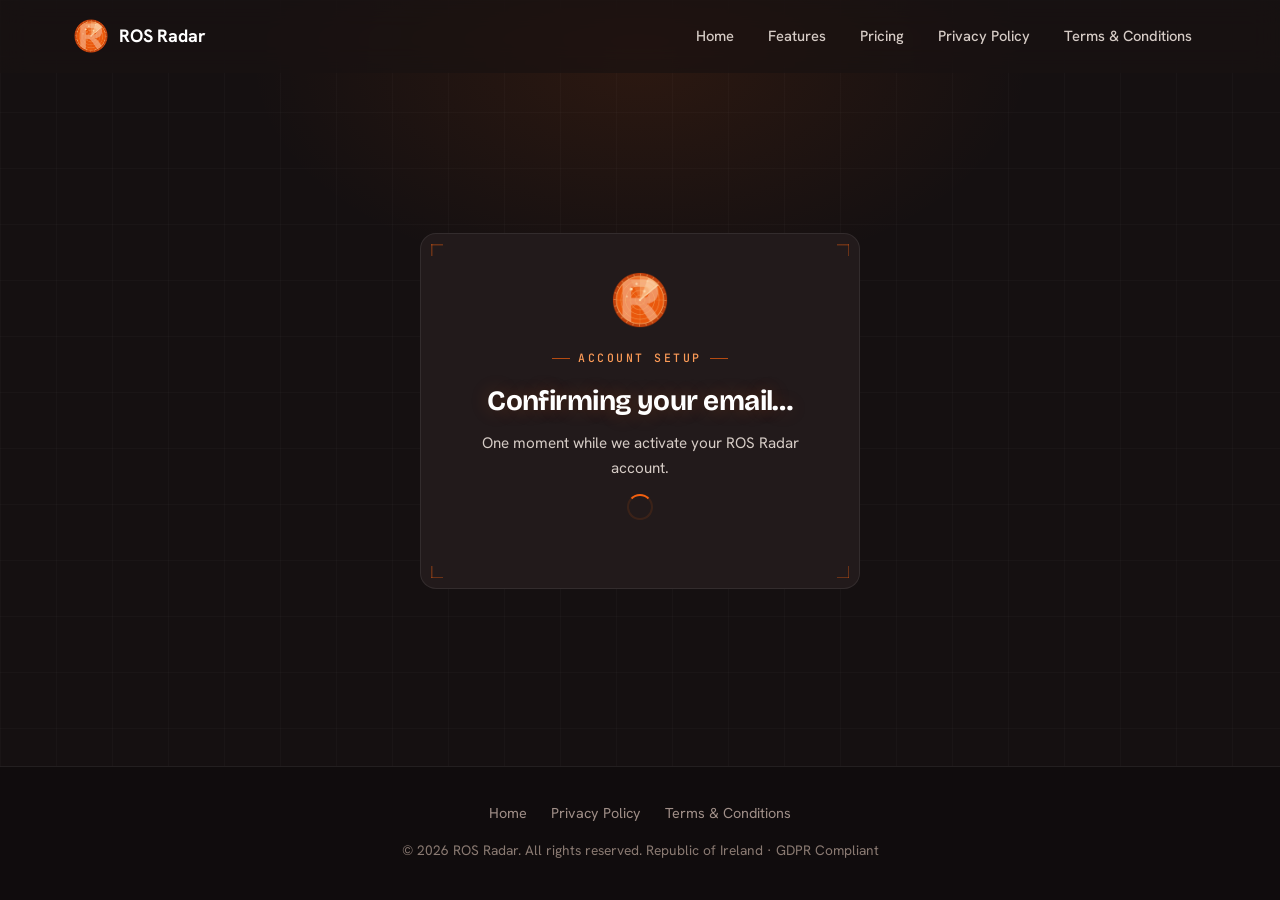
<file: confirmed.html>
<!DOCTYPE html>
<html lang="en">
<head>
<meta charset="UTF-8" />
<meta name="viewport" content="width=device-width, initial-scale=1.0" />
<meta name="robots" content="noindex, nofollow" />
<title>Email confirmed — ROS Radar</title>
<meta name="description" content="Confirm your email to activate your ROS Radar account." />
<meta name="theme-color" content="#151011" />
<link rel="icon" href="/favicon.ico" sizes="16x16 32x32 48x48" />
<link rel="icon" type="image/png" sizes="32x32" href="/favicon-32.png" />
<link rel="apple-touch-icon" href="/apple-touch-icon.png" />
<link href="fonts/fonts.css" rel="stylesheet">
<style>
:root{
  --bg:#151011;--bg-deep:#100C0D;--surface:#221A1B;--surface-2:#281E1F;
  --border:rgba(255,255,255,0.08);--border-strong:rgba(255,255,255,0.14);
  --brand:#F4600F;--brand-bright:#FB9A57;--brand-dim:rgba(244,96,15,0.12);
  --amber:#F59E0B;--red:#EF4444;--indigo:#E83D5F;
  --text:#FFFFFF;--text-soft:#D6CCC6;--text-muted:#A08F88;--faint:#8A7A72;
  --display:"Bricolage Grotesque",-apple-system,BlinkMacSystemFont,"Segoe UI",Roboto,sans-serif;
  --font:"Hanken Grotesk",-apple-system,BlinkMacSystemFont,"Segoe UI",Roboto,Helvetica,Arial,sans-serif;
  --mono:"JetBrains Mono",ui-monospace,"SF Mono","Cascadia Code",Menlo,Consolas,monospace;
  --radius:16px;
}
*{box-sizing:border-box;margin:0;padding:0}
html{-webkit-text-size-adjust:100%}
body{font-family:var(--font);background-color:var(--bg);
  background-image:linear-gradient(rgba(255,255,255,.02) 1px,transparent 1px),linear-gradient(90deg,rgba(255,255,255,.02) 1px,transparent 1px);
  background-size:56px 56px;background-attachment:fixed;
  color:var(--text);line-height:1.7;-webkit-font-smoothing:antialiased;overflow-x:hidden;
  min-height:100vh;min-height:100dvh;display:flex;flex-direction:column}
a{color:var(--brand-bright);text-decoration:none;word-break:break-word}
a:hover{text-decoration:underline}
.wrap{max-width:1180px;margin:0 auto;padding:0 24px;width:100%}
::selection{background:rgba(244,96,15,.3);color:#fff}
:focus-visible{outline:2px solid var(--brand-bright);outline-offset:2px;border-radius:4px}

/* nav (shared) */
.nav{position:fixed;top:0;left:0;right:0;z-index:100;background:rgba(24,18,19,.72);backdrop-filter:saturate(160%) blur(14px);-webkit-backdrop-filter:saturate(160%) blur(14px);border-bottom:1px solid transparent;transition:border-color .3s,background .3s}
.nav.scrolled{border-bottom-color:var(--border);background:rgba(19,14,15,.85)}
.nav-inner{display:flex;align-items:center;justify-content:space-between;height:72px;max-width:1180px;margin:0 auto;padding:0 24px}
.brand{display:flex;align-items:center;gap:11px;font-weight:700;font-size:1.12rem;letter-spacing:-.01em;color:#fff}
.brand:hover{text-decoration:none}
.brand .logo{width:34px;height:34px;display:grid;place-items:center}
.brand .logo img{width:34px;height:34px;display:block}
.nav-links{display:flex;align-items:center;gap:6px}
.nav-links a{font-size:.92rem;color:var(--text-soft);padding:9px 14px;border-radius:9px;transition:color .2s,background .2s;font-weight:500}
.nav-links a:hover{color:#fff;background:var(--surface-2);text-decoration:none}
.nav-toggle{display:none;background:none;border:0;cursor:pointer;padding:8px}
.nav-toggle span{display:block;width:22px;height:2px;background:#fff;border-radius:2px;transition:.25s;margin:5px 0}
.nav-toggle.open span:nth-child(1){transform:translateY(7px) rotate(45deg)}
.nav-toggle.open span:nth-child(2){opacity:0}
.nav-toggle.open span:nth-child(3){transform:translateY(-7px) rotate(-45deg)}

/* centered stage */
main{flex:1;display:grid;place-items:center;padding:112px 24px 56px;position:relative;overflow:hidden}
main::before{content:"";position:absolute;inset:0;background:radial-gradient(560px 320px at 50% 8%,rgba(244,96,15,.10),transparent 70%);pointer-events:none}

/* card (radar corners, shared with legal pages) */
.card{position:relative;width:100%;max-width:440px;background:var(--surface);border:1px solid var(--border);border-radius:var(--radius);padding:38px 34px 34px;animation:enter .5s cubic-bezier(.22,1,.36,1) both}
.card::before{content:"";position:absolute;inset:10px;pointer-events:none;z-index:1;
  --c:rgba(244,96,15,.34);--s:12px;--t:1.5px;
  background:
    linear-gradient(var(--c),var(--c)) 0 0/var(--s) var(--t) no-repeat,
    linear-gradient(var(--c),var(--c)) 0 0/var(--t) var(--s) no-repeat,
    linear-gradient(var(--c),var(--c)) 100% 0/var(--s) var(--t) no-repeat,
    linear-gradient(var(--c),var(--c)) 100% 0/var(--t) var(--s) no-repeat,
    linear-gradient(var(--c),var(--c)) 0 100%/var(--s) var(--t) no-repeat,
    linear-gradient(var(--c),var(--c)) 0 100%/var(--t) var(--s) no-repeat,
    linear-gradient(var(--c),var(--c)) 100% 100%/var(--s) var(--t) no-repeat,
    linear-gradient(var(--c),var(--c)) 100% 100%/var(--t) var(--s) no-repeat}
@keyframes enter{from{opacity:0;transform:translateY(14px)}to{opacity:1;transform:none}}

.mark{width:56px;height:56px;margin:0 auto 20px;display:grid;place-items:center}
.mark img{width:56px;height:56px;display:block}
.eyebrow{font-family:var(--mono);font-size:.72rem;letter-spacing:.22em;text-transform:uppercase;color:var(--brand-bright);display:flex;align-items:center;justify-content:center;gap:8px}
.eyebrow::before,.eyebrow::after{content:"";width:18px;height:1px;background:var(--brand);opacity:.7}
.card h1{font-family:var(--display);font-size:clamp(1.45rem,4.6vw,1.75rem);font-weight:700;letter-spacing:-.02em;text-align:center;margin:10px 0 6px;text-shadow:0 0 18px rgba(244,96,15,.25);animation:hpulse 6s ease-in-out infinite}
@keyframes hpulse{0%,100%{text-shadow:0 0 12px rgba(244,96,15,.16)}50%{text-shadow:0 0 24px rgba(244,96,15,.42)}}
.sub{color:var(--text-soft);font-size:.95rem;text-align:center;margin:0 0 8px;line-height:1.6}

/* status treatments */
.spinner{width:26px;height:26px;margin:14px auto 6px;border-radius:50%;border:2.5px solid var(--brand-dim);border-top-color:var(--brand);animation:spin .8s linear infinite}
@keyframes spin{to{transform:rotate(360deg)}}
.badge{width:52px;height:52px;margin:14px auto 6px;border-radius:50%;display:none;place-items:center;border:1.5px solid rgba(244,96,15,.4);background:var(--brand-dim)}
.badge svg{width:26px;height:26px;stroke:var(--brand-bright);fill:none;stroke-width:2.5;stroke-linecap:round;stroke-linejoin:round}
.badge.error{border-color:rgba(239,68,68,.4);background:rgba(239,68,68,.10)}
.badge.error svg{stroke:var(--red)}
.msg{font-size:.88rem;margin-top:14px;text-align:center;min-height:20px;line-height:1.55;color:var(--text-muted)}
.msg.ok{color:var(--brand-bright)}
.msg.error{color:var(--red)}
.hidden{display:none}

/* footer */
.footer{border-top:1px solid var(--border);padding:32px 0;background:var(--bg-deep);text-align:center}
.footer p{color:var(--faint);font-size:.86rem;margin:6px 0}
.footer .links{margin-bottom:12px}
.footer .links a{margin:0 10px;color:var(--text-muted);font-size:.9rem}

@media(max-width:760px){
  .nav-links{position:fixed;top:72px;left:0;right:0;flex-direction:column;align-items:stretch;gap:4px;background:rgba(16,12,13,.97);backdrop-filter:blur(14px);padding:16px 20px 24px;border-bottom:1px solid var(--border);transform:translateY(-130%);transition:transform .3s}
  .nav-links.open{transform:translateY(0)}
  .nav-links a{padding:13px 14px}
  .nav-toggle{display:block}
  main{padding:100px 18px 44px}
  .card{padding:30px 22px 28px}
}
@media(prefers-reduced-motion:reduce){*{animation:none!important;transition:none!important}}
</style>
</head>
<body>

<nav class="nav" id="nav">
  <div class="nav-inner">
    <a href="index.html" class="brand">
      <span class="logo"><img src="/logo-mark.png" alt="" /></span>
      ROS&nbsp;Radar
    </a>
    <div class="nav-links" id="navLinks">
      <a href="index.html">Home</a>
      <a href="index.html#features">Features</a>
      <a href="index.html#pricing">Pricing</a>
      <a href="privacy.html">Privacy Policy</a>
      <a href="terms.html">Terms &amp; Conditions</a>
    </div>
    <button class="nav-toggle" id="navToggle" aria-label="Toggle menu" aria-expanded="false"><span></span><span></span><span></span></button>
  </div>
</nav>

<main>
  <div class="card">
    <div class="mark" aria-hidden="true">
      <img src="/logo-mark.png" alt="" style="width:56px;height:56px;display:block" />
    </div>
    <span class="eyebrow">Account setup</span>
    <h1 id="title">Confirming your email…</h1>
    <p class="sub" id="subtitle">One moment while we activate your ROS Radar account.</p>

    <div class="spinner" id="spinner" aria-hidden="true"></div>
    <div class="badge" id="okBadge" aria-hidden="true">
      <svg viewBox="0 0 24 24"><polyline points="20 6 9 17 4 12"/></svg>
    </div>
    <div class="badge error" id="errBadge" aria-hidden="true">
      <svg viewBox="0 0 24 24"><line x1="18" y1="6" x2="6" y2="18"/><line x1="6" y1="6" x2="18" y2="18"/></svg>
    </div>

    <div class="msg" id="msg" role="status" aria-live="polite"></div>
  </div>
</main>

<footer class="footer">
  <div class="wrap">
    <div class="links">
      <a href="index.html">Home</a>
      <a href="privacy.html">Privacy Policy</a>
      <a href="terms.html">Terms &amp; Conditions</a>
    </div>
    <p>© 2026 ROS Radar. All rights reserved. Republic of Ireland · GDPR Compliant</p>
  </div>
</footer>

<script>
const nav=document.getElementById('nav');
const onScroll=()=>nav.classList.toggle('scrolled',window.scrollY>10);
onScroll();window.addEventListener('scroll',onScroll,{passive:true});
const toggle=document.getElementById('navToggle');
const links=document.getElementById('navLinks');
toggle.addEventListener('click',()=>{
  const open=links.classList.toggle('open');
  toggle.classList.toggle('open',open);toggle.setAttribute('aria-expanded',open);
});
</script>

<script type="module">
  import { createClient } from "https://esm.sh/@supabase/supabase-js@2";

  // Public project values — safe to ship client-side (anon key is RLS-gated).
  const SUPABASE_URL = "https://sytdxjtqvlnmxugvtmxq.supabase.co";
  const SUPABASE_ANON_KEY =
    "eyJhbGciOiJIUzI1NiIsInR5cCI6IkpXVCJ9.eyJpc3MiOiJzdXBhYmFzZSIsInJlZiI6InN5dGR4anRxdmxubXh1Z3Z0bXhxIiwicm9sZSI6ImFub24iLCJpYXQiOjE3NzkyMDM2OTYsImV4cCI6MjA5NDc3OTY5Nn0.33LvEX4ZqHWAsD515bKdtOX83VqCNJNo0WbgvMeNw8w";

  const supabase = createClient(SUPABASE_URL, SUPABASE_ANON_KEY, {
    auth: { detectSessionInUrl: false, flowType: "pkce" },
  });

  const title = document.getElementById("title");
  const subtitle = document.getElementById("subtitle");
  const spinner = document.getElementById("spinner");
  const okBadge = document.getElementById("okBadge");
  const errBadge = document.getElementById("errBadge");
  const msg = document.getElementById("msg");

  function state(kind, heading, sub, note) {
    spinner.style.display = "none";
    okBadge.style.display = kind === "ok" ? "grid" : "none";
    errBadge.style.display = kind === "error" ? "grid" : "none";
    title.textContent = heading;
    subtitle.textContent = sub;
    msg.textContent = note || "";
    msg.className = "msg" + (kind ? " " + kind : "");
  }

  // The confirmation email links here with ?token_hash={{ .TokenHash }}&type=email,
  // which verifyOtp() can redeem from any browser (no PKCE code verifier needed).
  // Mail scanners fetch the page but don't execute JS, so the token survives
  // prefetching; if one ever does consume it, the "already used" copy below
  // still guides the user correctly (a consumed signup token means the
  // account IS confirmed).
  const params = new URLSearchParams(location.search);
  const tokenHash = params.get("token_hash");
  const type = params.get("type") || "email";

  if (!tokenHash) {
    state(
      "error",
      "Invalid link",
      "This page needs to be opened from the confirmation email.",
      "If you can sign in to the ROS Radar app, your account is already confirmed."
    );
  } else {
    const { error } = await supabase.auth.verifyOtp({ type, token_hash: tokenHash });
    if (error) {
      state(
        "error",
        "Link expired or already used",
        "If you can sign in to the ROS Radar app, your account is already confirmed — this link has simply been used.",
        "Otherwise, sign up in the app again to receive a fresh confirmation email."
      );
    } else {
      state(
        "ok",
        "Email confirmed",
        "Your ROS Radar account is ready.",
        "✓ Open the ROS Radar app on your phone and sign in."
      );
    }
  }
</script>
</body>
</html>
</file>
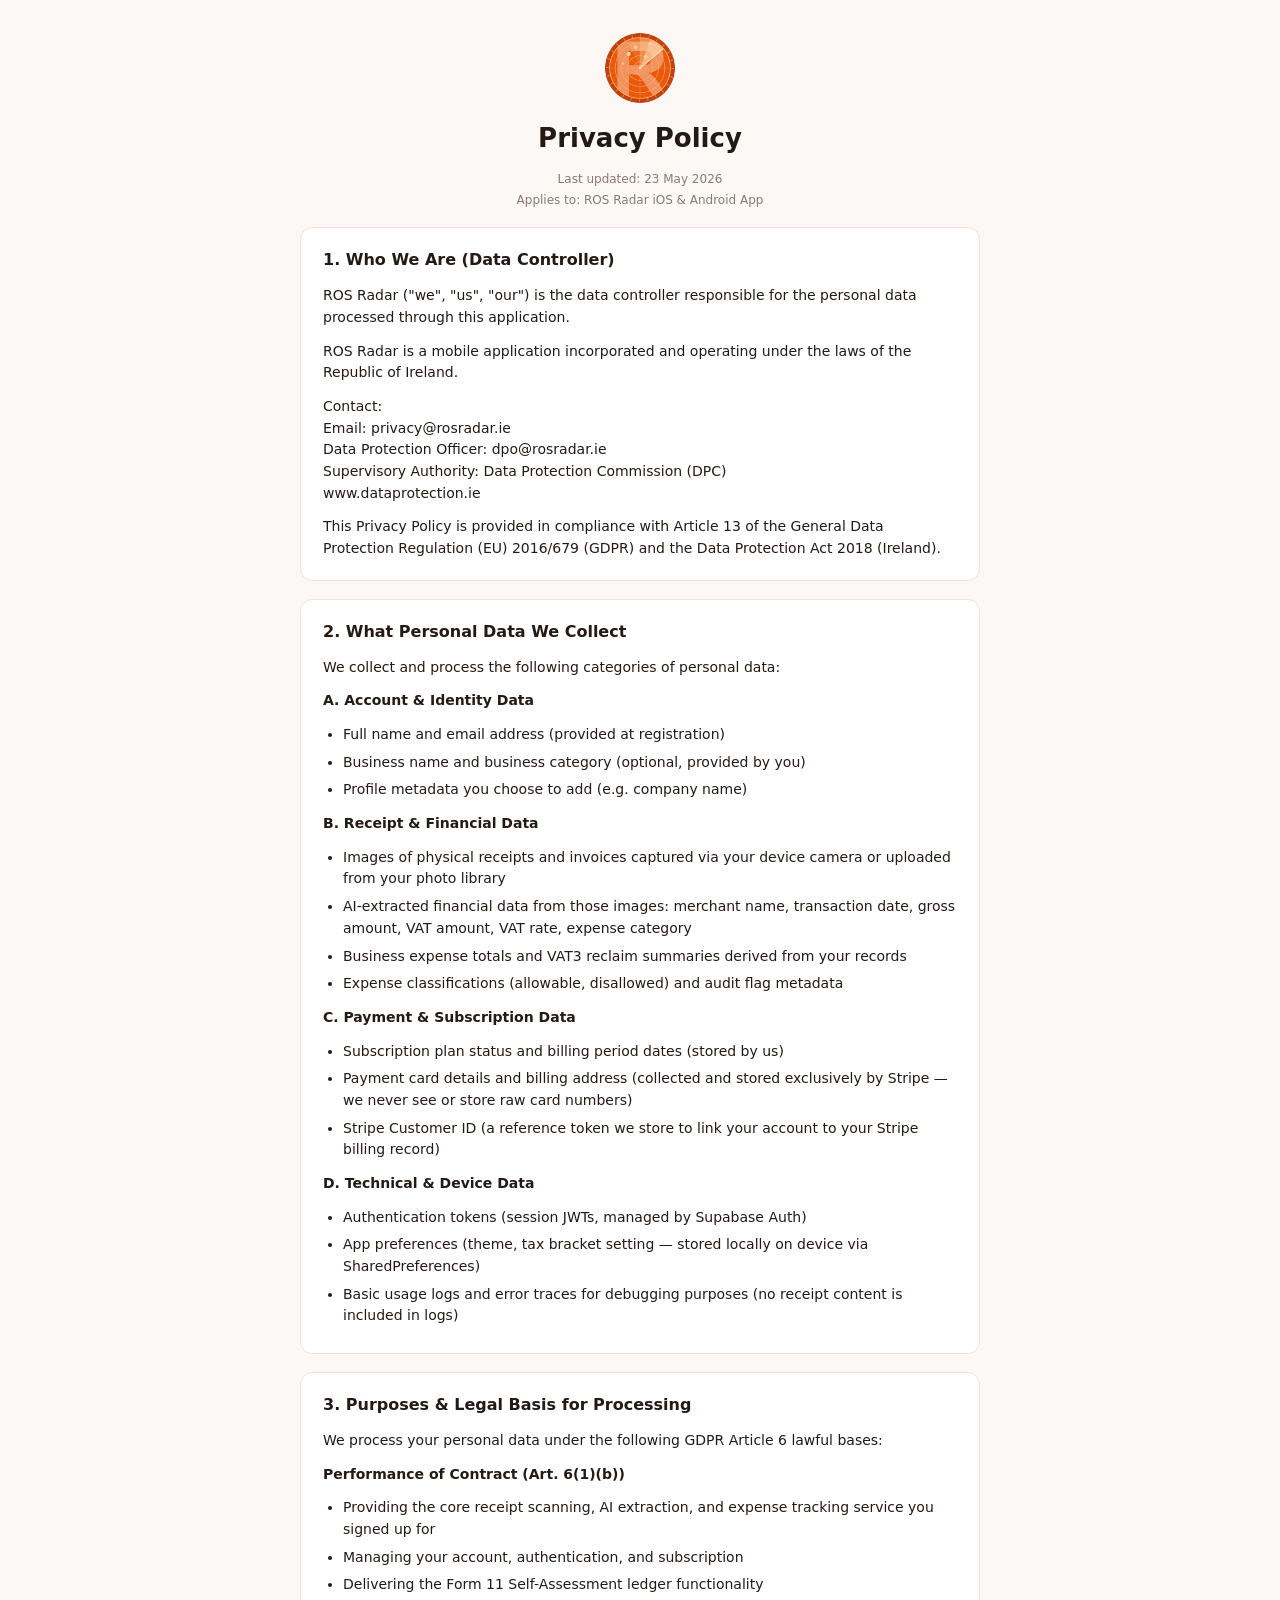
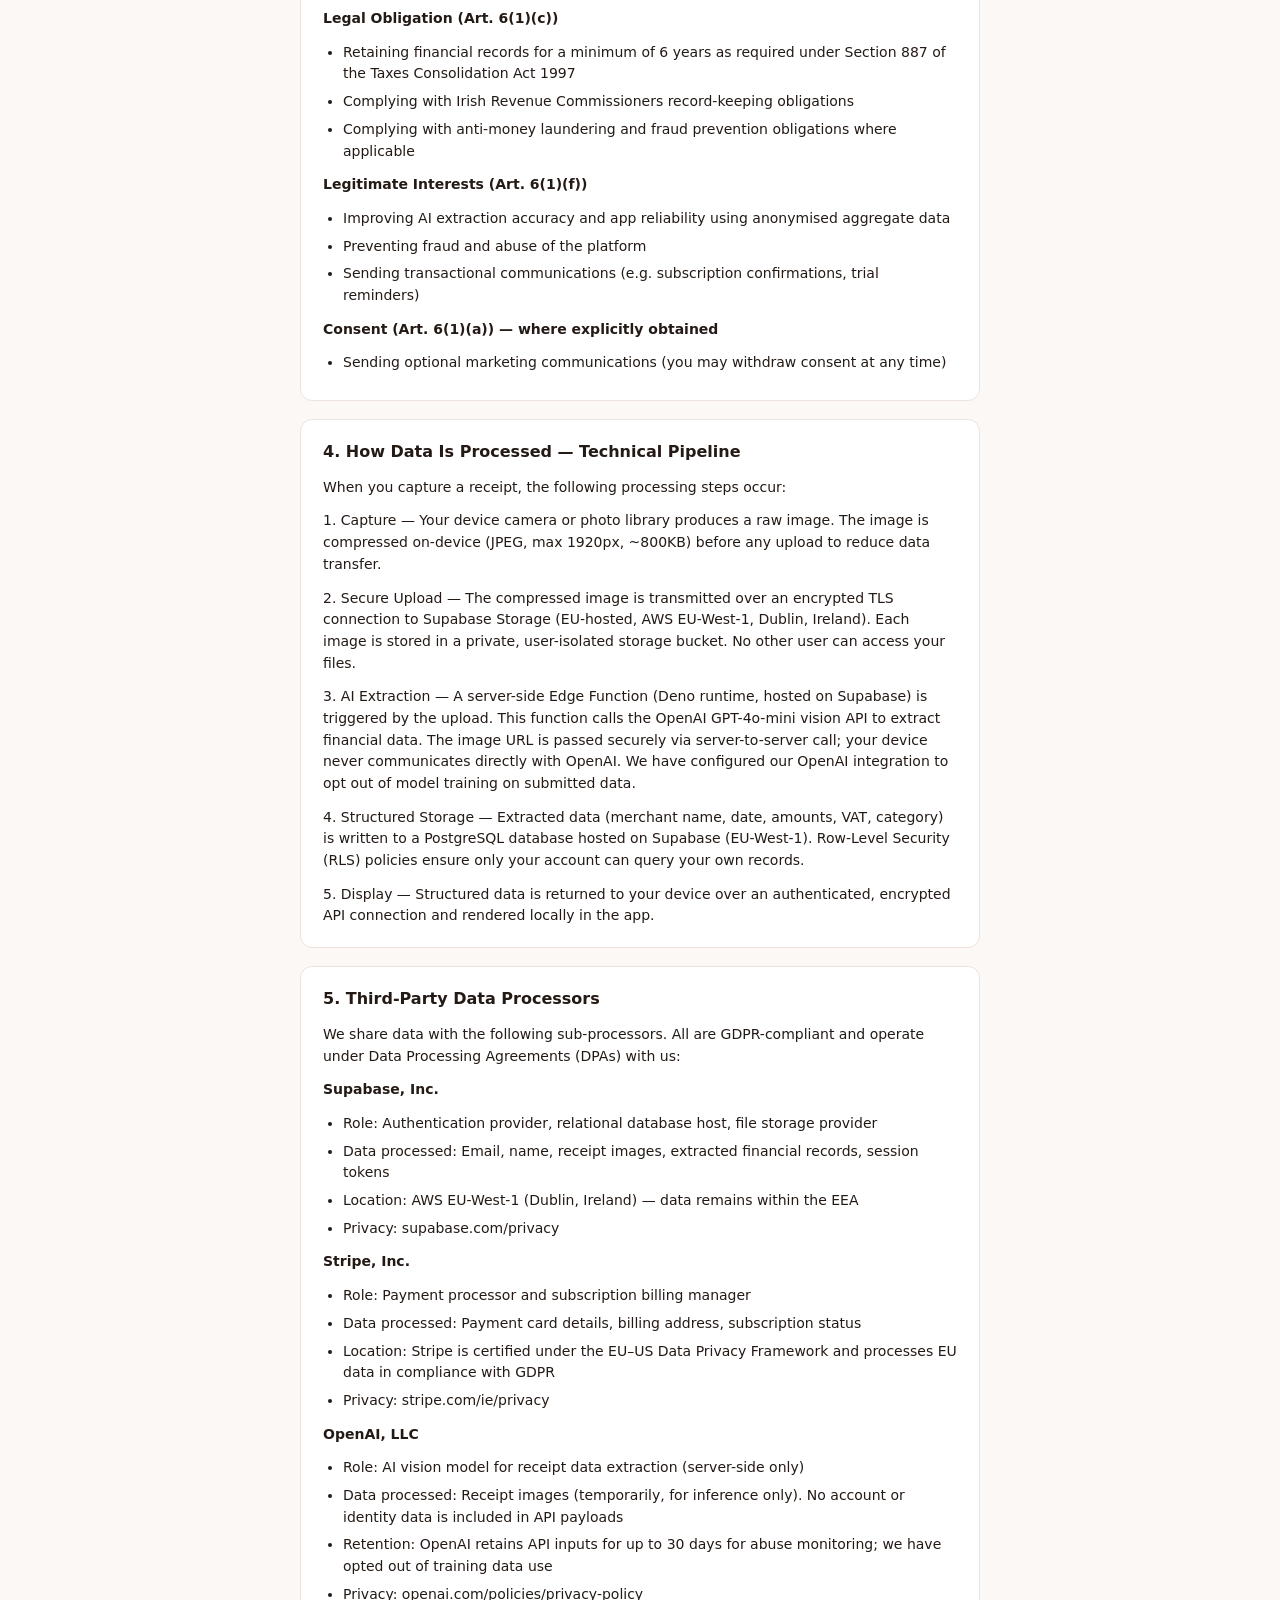
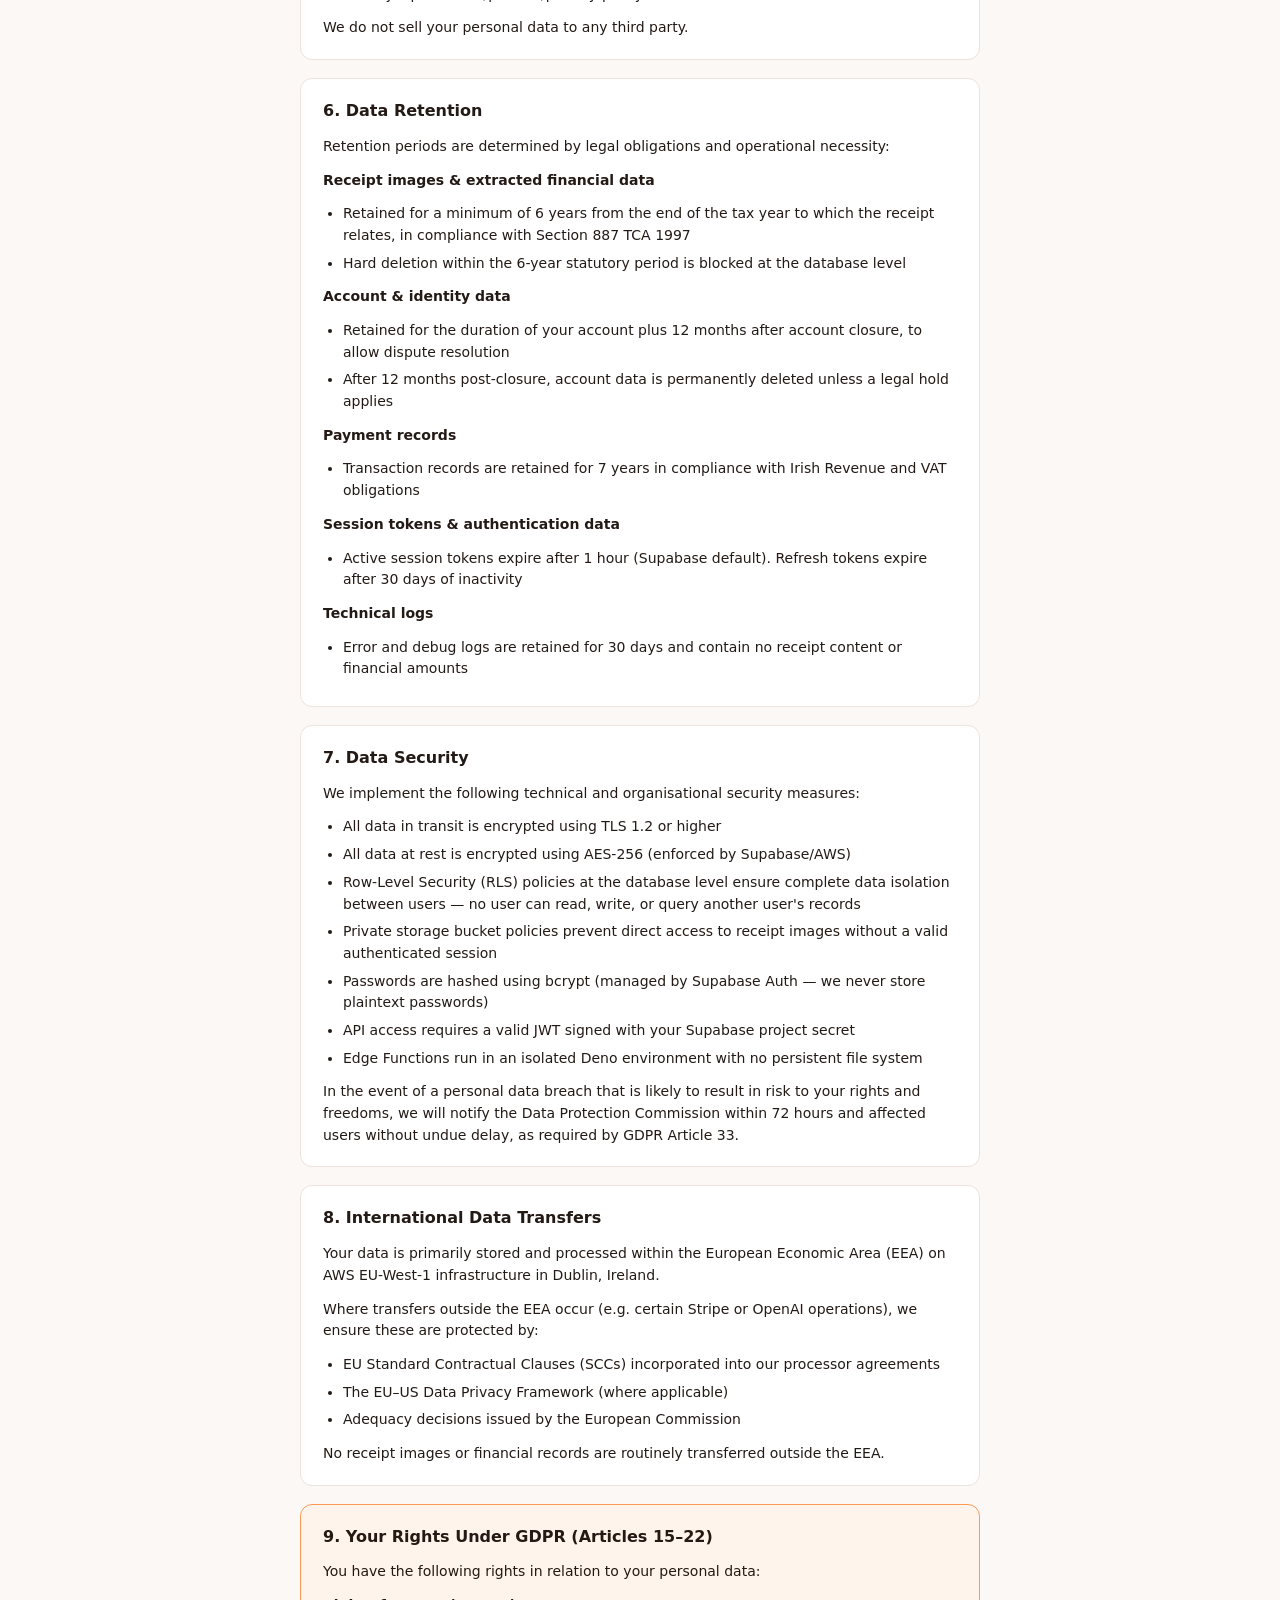
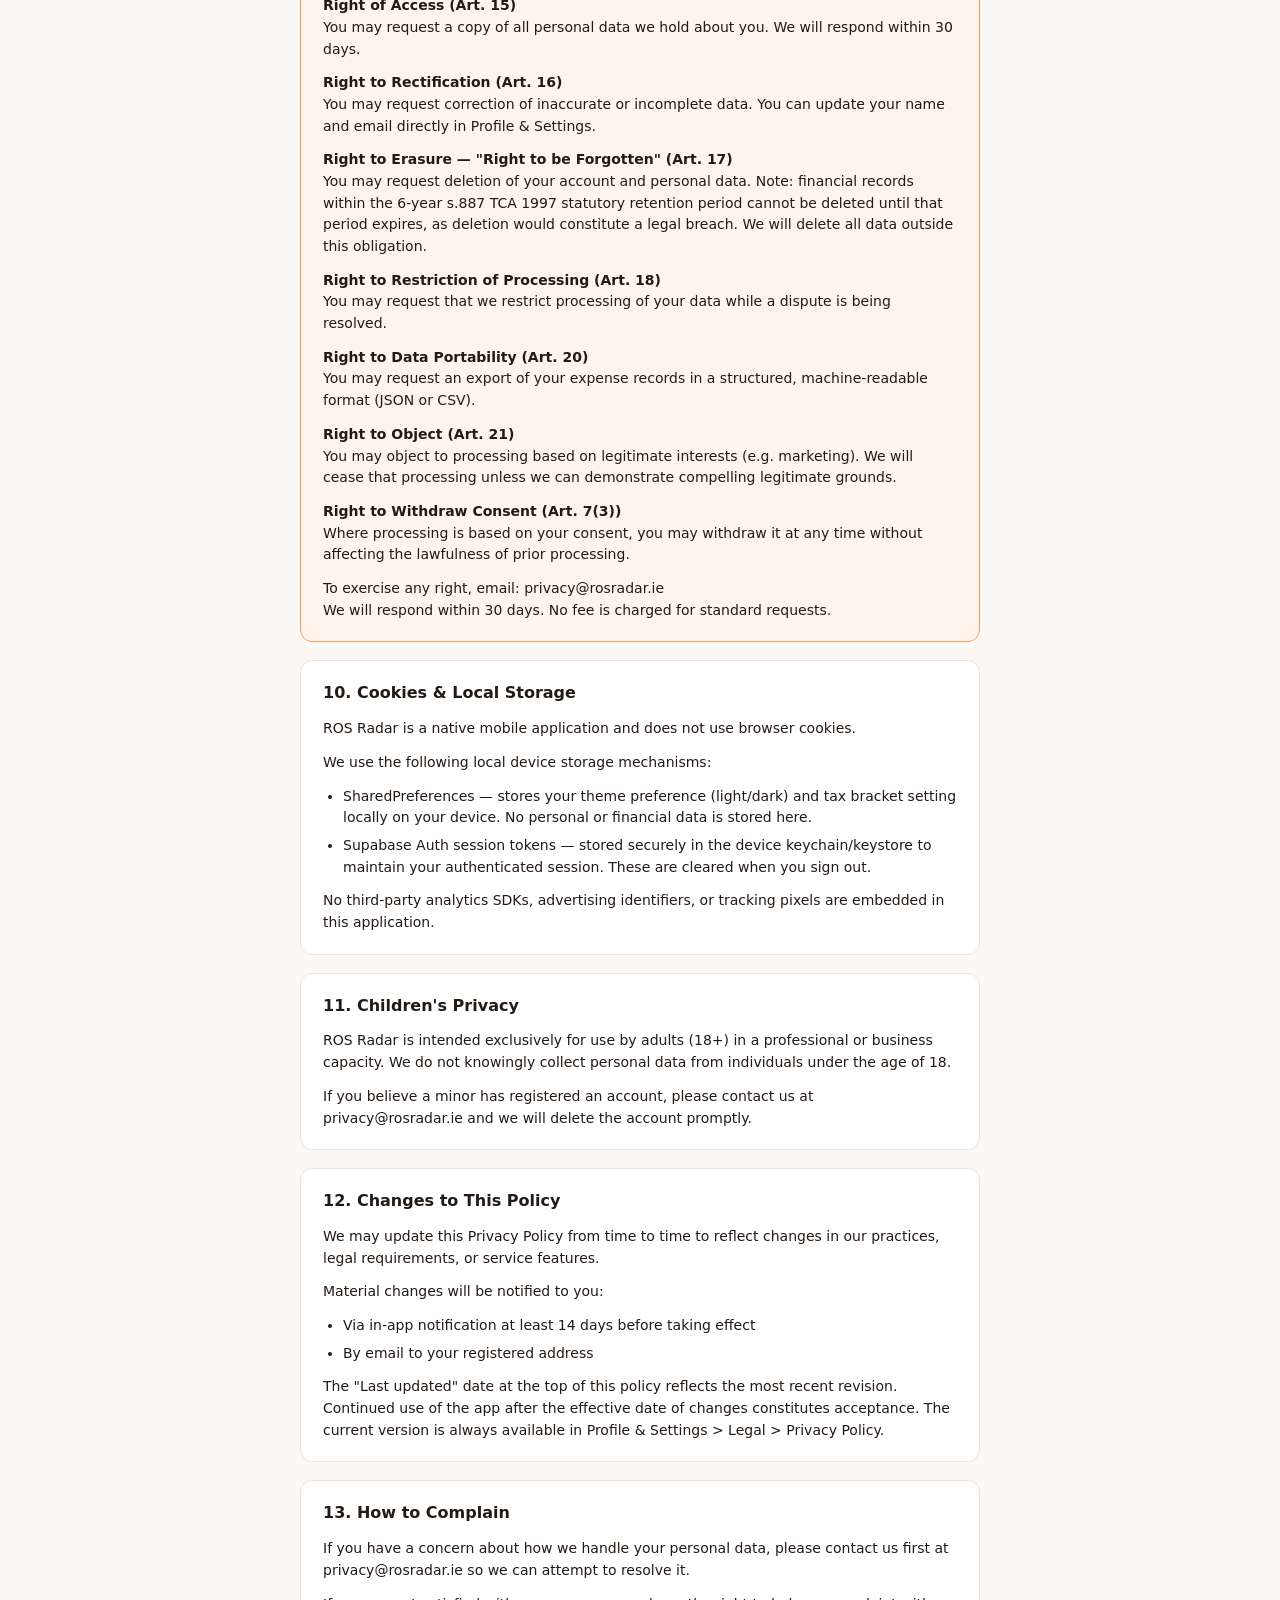
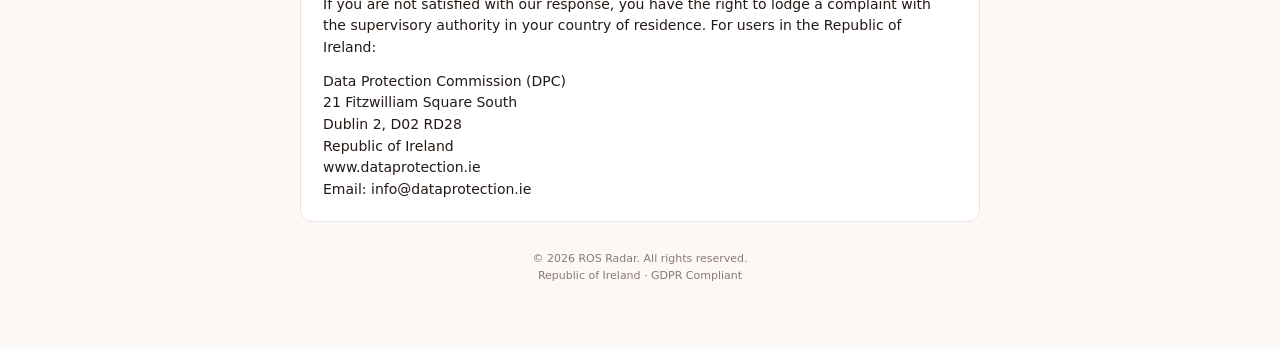
<file: privacy.html>
<!DOCTYPE html>
<html lang="en">
<head>
<meta charset="UTF-8">
<meta name="viewport" content="width=device-width, initial-scale=1.0">
<title>Privacy Policy — ROS Radar</title>
<link rel="icon" href="/favicon.ico" sizes="16x16 32x32 48x48">
<link rel="icon" type="image/png" sizes="32x32" href="/favicon-32.png">
<link rel="apple-touch-icon" href="/apple-touch-icon.png">
<style>
  :root {
    color-scheme: light;
  }
  * { box-sizing: border-box; }
  body {
    font-family: system-ui, -apple-system, "Segoe UI", Roboto, sans-serif;
    margin: 0;
    padding: 0;
    background: #FCF8F5;
    color: #241A15;
    line-height: 1.55;
  }
  .wrap {
    max-width: 720px;
    margin: 0 auto;
    padding: 32px 20px 64px;
  }
  h1 {
    font-size: 26px;
    font-weight: 700;
    text-align: center;
    margin: 0 0 12px;
  }
  .brand {
    display: block;
    width: 72px;
    height: 72px;
    margin: 0 auto 14px;
  }
  .meta {
    text-align: center;
    color: #8A7A72;
    font-size: 12px;
    margin: 2px 0;
  }
  section {
    background: #FFFFFF;
    border: 1px solid #EDE3DC;
    border-radius: 12px;
    padding: 20px 22px;
    margin: 18px 0;
  }
  section.highlight {
    border-color: #FB9A57;
    background: #FFF4EB;
  }
  h2 {
    font-size: 16px;
    font-weight: 700;
    margin: 0 0 12px;
  }
  p {
    margin: 0 0 12px;
    font-size: 14px;
  }
  p:last-child {
    margin-bottom: 0;
  }
  ul {
    margin: 0 0 12px;
    padding-left: 20px;
    font-size: 14px;
  }
  ul:last-child {
    margin-bottom: 0;
  }
  li {
    margin-bottom: 6px;
  }
  .footer {
    text-align: center;
    color: #8A7A72;
    font-size: 11px;
    margin-top: 28px;
  }
</style>
</head>
<body>
<div class="wrap">
  <img class="brand" src="/logo-mark.png" alt="ROS Radar" width="72" height="72">
  <h1>Privacy Policy</h1>
  <p class="meta">Last updated: 23 May 2026</p>
  <p class="meta">Applies to: ROS Radar iOS &amp; Android App</p>

  <section>
    <h2>1. Who We Are (Data Controller)</h2>
    <p>ROS Radar ("we", "us", "our") is the data controller responsible for the personal data processed through this application.</p>
    <p>ROS Radar is a mobile application incorporated and operating under the laws of the Republic of Ireland.</p>
    <p>Contact:<br>
    Email: privacy@rosradar.ie<br>
    Data Protection Officer: dpo@rosradar.ie<br>
    Supervisory Authority: Data Protection Commission (DPC)<br>
    www.dataprotection.ie</p>
    <p>This Privacy Policy is provided in compliance with Article 13 of the General Data Protection Regulation (EU) 2016/679 (GDPR) and the Data Protection Act 2018 (Ireland).</p>
  </section>

  <section>
    <h2>2. What Personal Data We Collect</h2>
    <p>We collect and process the following categories of personal data:</p>
    <p><strong>A. Account &amp; Identity Data</strong></p>
    <ul>
      <li>Full name and email address (provided at registration)</li>
      <li>Business name and business category (optional, provided by you)</li>
      <li>Profile metadata you choose to add (e.g. company name)</li>
    </ul>
    <p><strong>B. Receipt &amp; Financial Data</strong></p>
    <ul>
      <li>Images of physical receipts and invoices captured via your device camera or uploaded from your photo library</li>
      <li>AI-extracted financial data from those images: merchant name, transaction date, gross amount, VAT amount, VAT rate, expense category</li>
      <li>Business expense totals and VAT3 reclaim summaries derived from your records</li>
      <li>Expense classifications (allowable, disallowed) and audit flag metadata</li>
    </ul>
    <p><strong>C. Payment &amp; Subscription Data</strong></p>
    <ul>
      <li>Subscription plan status and billing period dates (stored by us)</li>
      <li>Payment card details and billing address (collected and stored exclusively by Stripe — we never see or store raw card numbers)</li>
      <li>Stripe Customer ID (a reference token we store to link your account to your Stripe billing record)</li>
    </ul>
    <p><strong>D. Technical &amp; Device Data</strong></p>
    <ul>
      <li>Authentication tokens (session JWTs, managed by Supabase Auth)</li>
      <li>App preferences (theme, tax bracket setting — stored locally on device via SharedPreferences)</li>
      <li>Basic usage logs and error traces for debugging purposes (no receipt content is included in logs)</li>
    </ul>
  </section>

  <section>
    <h2>3. Purposes &amp; Legal Basis for Processing</h2>
    <p>We process your personal data under the following GDPR Article 6 lawful bases:</p>
    <p><strong>Performance of Contract (Art. 6(1)(b))</strong></p>
    <ul>
      <li>Providing the core receipt scanning, AI extraction, and expense tracking service you signed up for</li>
      <li>Managing your account, authentication, and subscription</li>
      <li>Delivering the Form 11 Self-Assessment ledger functionality</li>
    </ul>
    <p><strong>Legal Obligation (Art. 6(1)(c))</strong></p>
    <ul>
      <li>Retaining financial records for a minimum of 6 years as required under Section 887 of the Taxes Consolidation Act 1997</li>
      <li>Complying with Irish Revenue Commissioners record-keeping obligations</li>
      <li>Complying with anti-money laundering and fraud prevention obligations where applicable</li>
    </ul>
    <p><strong>Legitimate Interests (Art. 6(1)(f))</strong></p>
    <ul>
      <li>Improving AI extraction accuracy and app reliability using anonymised aggregate data</li>
      <li>Preventing fraud and abuse of the platform</li>
      <li>Sending transactional communications (e.g. subscription confirmations, trial reminders)</li>
    </ul>
    <p><strong>Consent (Art. 6(1)(a)) — where explicitly obtained</strong></p>
    <ul>
      <li>Sending optional marketing communications (you may withdraw consent at any time)</li>
    </ul>
  </section>

  <section>
    <h2>4. How Data Is Processed — Technical Pipeline</h2>
    <p>When you capture a receipt, the following processing steps occur:</p>
    <p>1. Capture — Your device camera or photo library produces a raw image. The image is compressed on-device (JPEG, max 1920px, ~800KB) before any upload to reduce data transfer.</p>
    <p>2. Secure Upload — The compressed image is transmitted over an encrypted TLS connection to Supabase Storage (EU-hosted, AWS EU-West-1, Dublin, Ireland). Each image is stored in a private, user-isolated storage bucket. No other user can access your files.</p>
    <p>3. AI Extraction — A server-side Edge Function (Deno runtime, hosted on Supabase) is triggered by the upload. This function calls the OpenAI GPT-4o-mini vision API to extract financial data. The image URL is passed securely via server-to-server call; your device never communicates directly with OpenAI. We have configured our OpenAI integration to opt out of model training on submitted data.</p>
    <p>4. Structured Storage — Extracted data (merchant name, date, amounts, VAT, category) is written to a PostgreSQL database hosted on Supabase (EU-West-1). Row-Level Security (RLS) policies ensure only your account can query your own records.</p>
    <p>5. Display — Structured data is returned to your device over an authenticated, encrypted API connection and rendered locally in the app.</p>
  </section>

  <section>
    <h2>5. Third-Party Data Processors</h2>
    <p>We share data with the following sub-processors. All are GDPR-compliant and operate under Data Processing Agreements (DPAs) with us:</p>
    <p><strong>Supabase, Inc.</strong></p>
    <ul>
      <li>Role: Authentication provider, relational database host, file storage provider</li>
      <li>Data processed: Email, name, receipt images, extracted financial records, session tokens</li>
      <li>Location: AWS EU-West-1 (Dublin, Ireland) — data remains within the EEA</li>
      <li>Privacy: supabase.com/privacy</li>
    </ul>
    <p><strong>Stripe, Inc.</strong></p>
    <ul>
      <li>Role: Payment processor and subscription billing manager</li>
      <li>Data processed: Payment card details, billing address, subscription status</li>
      <li>Location: Stripe is certified under the EU–US Data Privacy Framework and processes EU data in compliance with GDPR</li>
      <li>Privacy: stripe.com/ie/privacy</li>
    </ul>
    <p><strong>OpenAI, LLC</strong></p>
    <ul>
      <li>Role: AI vision model for receipt data extraction (server-side only)</li>
      <li>Data processed: Receipt images (temporarily, for inference only). No account or identity data is included in API payloads</li>
      <li>Retention: OpenAI retains API inputs for up to 30 days for abuse monitoring; we have opted out of training data use</li>
      <li>Privacy: openai.com/policies/privacy-policy</li>
    </ul>
    <p>We do not sell your personal data to any third party.</p>
  </section>

  <section>
    <h2>6. Data Retention</h2>
    <p>Retention periods are determined by legal obligations and operational necessity:</p>
    <p><strong>Receipt images &amp; extracted financial data</strong></p>
    <ul>
      <li>Retained for a minimum of 6 years from the end of the tax year to which the receipt relates, in compliance with Section 887 TCA 1997</li>
      <li>Hard deletion within the 6-year statutory period is blocked at the database level</li>
    </ul>
    <p><strong>Account &amp; identity data</strong></p>
    <ul>
      <li>Retained for the duration of your account plus 12 months after account closure, to allow dispute resolution</li>
      <li>After 12 months post-closure, account data is permanently deleted unless a legal hold applies</li>
    </ul>
    <p><strong>Payment records</strong></p>
    <ul>
      <li>Transaction records are retained for 7 years in compliance with Irish Revenue and VAT obligations</li>
    </ul>
    <p><strong>Session tokens &amp; authentication data</strong></p>
    <ul>
      <li>Active session tokens expire after 1 hour (Supabase default). Refresh tokens expire after 30 days of inactivity</li>
    </ul>
    <p><strong>Technical logs</strong></p>
    <ul>
      <li>Error and debug logs are retained for 30 days and contain no receipt content or financial amounts</li>
    </ul>
  </section>

  <section>
    <h2>7. Data Security</h2>
    <p>We implement the following technical and organisational security measures:</p>
    <ul>
      <li>All data in transit is encrypted using TLS 1.2 or higher</li>
      <li>All data at rest is encrypted using AES-256 (enforced by Supabase/AWS)</li>
      <li>Row-Level Security (RLS) policies at the database level ensure complete data isolation between users — no user can read, write, or query another user's records</li>
      <li>Private storage bucket policies prevent direct access to receipt images without a valid authenticated session</li>
      <li>Passwords are hashed using bcrypt (managed by Supabase Auth — we never store plaintext passwords)</li>
      <li>API access requires a valid JWT signed with your Supabase project secret</li>
      <li>Edge Functions run in an isolated Deno environment with no persistent file system</li>
    </ul>
    <p>In the event of a personal data breach that is likely to result in risk to your rights and freedoms, we will notify the Data Protection Commission within 72 hours and affected users without undue delay, as required by GDPR Article 33.</p>
  </section>

  <section>
    <h2>8. International Data Transfers</h2>
    <p>Your data is primarily stored and processed within the European Economic Area (EEA) on AWS EU-West-1 infrastructure in Dublin, Ireland.</p>
    <p>Where transfers outside the EEA occur (e.g. certain Stripe or OpenAI operations), we ensure these are protected by:</p>
    <ul>
      <li>EU Standard Contractual Clauses (SCCs) incorporated into our processor agreements</li>
      <li>The EU–US Data Privacy Framework (where applicable)</li>
      <li>Adequacy decisions issued by the European Commission</li>
    </ul>
    <p>No receipt images or financial records are routinely transferred outside the EEA.</p>
  </section>

  <section class="highlight">
    <h2>9. Your Rights Under GDPR (Articles 15–22)</h2>
    <p>You have the following rights in relation to your personal data:</p>
    <p><strong>Right of Access (Art. 15)</strong><br>
    You may request a copy of all personal data we hold about you. We will respond within 30 days.</p>
    <p><strong>Right to Rectification (Art. 16)</strong><br>
    You may request correction of inaccurate or incomplete data. You can update your name and email directly in Profile &amp; Settings.</p>
    <p><strong>Right to Erasure — "Right to be Forgotten" (Art. 17)</strong><br>
    You may request deletion of your account and personal data. Note: financial records within the 6-year s.887 TCA 1997 statutory retention period cannot be deleted until that period expires, as deletion would constitute a legal breach. We will delete all data outside this obligation.</p>
    <p><strong>Right to Restriction of Processing (Art. 18)</strong><br>
    You may request that we restrict processing of your data while a dispute is being resolved.</p>
    <p><strong>Right to Data Portability (Art. 20)</strong><br>
    You may request an export of your expense records in a structured, machine-readable format (JSON or CSV).</p>
    <p><strong>Right to Object (Art. 21)</strong><br>
    You may object to processing based on legitimate interests (e.g. marketing). We will cease that processing unless we can demonstrate compelling legitimate grounds.</p>
    <p><strong>Right to Withdraw Consent (Art. 7(3))</strong><br>
    Where processing is based on your consent, you may withdraw it at any time without affecting the lawfulness of prior processing.</p>
    <p>To exercise any right, email: privacy@rosradar.ie<br>
    We will respond within 30 days. No fee is charged for standard requests.</p>
  </section>

  <section>
    <h2>10. Cookies &amp; Local Storage</h2>
    <p>ROS Radar is a native mobile application and does not use browser cookies.</p>
    <p>We use the following local device storage mechanisms:</p>
    <ul>
      <li>SharedPreferences — stores your theme preference (light/dark) and tax bracket setting locally on your device. No personal or financial data is stored here.</li>
      <li>Supabase Auth session tokens — stored securely in the device keychain/keystore to maintain your authenticated session. These are cleared when you sign out.</li>
    </ul>
    <p>No third-party analytics SDKs, advertising identifiers, or tracking pixels are embedded in this application.</p>
  </section>

  <section>
    <h2>11. Children's Privacy</h2>
    <p>ROS Radar is intended exclusively for use by adults (18+) in a professional or business capacity. We do not knowingly collect personal data from individuals under the age of 18.</p>
    <p>If you believe a minor has registered an account, please contact us at privacy@rosradar.ie and we will delete the account promptly.</p>
  </section>

  <section>
    <h2>12. Changes to This Policy</h2>
    <p>We may update this Privacy Policy from time to time to reflect changes in our practices, legal requirements, or service features.</p>
    <p>Material changes will be notified to you:</p>
    <ul>
      <li>Via in-app notification at least 14 days before taking effect</li>
      <li>By email to your registered address</li>
    </ul>
    <p>The "Last updated" date at the top of this policy reflects the most recent revision. Continued use of the app after the effective date of changes constitutes acceptance. The current version is always available in Profile &amp; Settings &gt; Legal &gt; Privacy Policy.</p>
  </section>

  <section>
    <h2>13. How to Complain</h2>
    <p>If you have a concern about how we handle your personal data, please contact us first at privacy@rosradar.ie so we can attempt to resolve it.</p>
    <p>If you are not satisfied with our response, you have the right to lodge a complaint with the supervisory authority in your country of residence. For users in the Republic of Ireland:</p>
    <p>Data Protection Commission (DPC)<br>
    21 Fitzwilliam Square South<br>
    Dublin 2, D02 RD28<br>
    Republic of Ireland<br>
    www.dataprotection.ie<br>
    Email: info@dataprotection.ie</p>
  </section>

  <p class="footer">© 2026 ROS Radar. All rights reserved.<br>Republic of Ireland · GDPR Compliant</p>
</div>
</body>
</html>
</file>
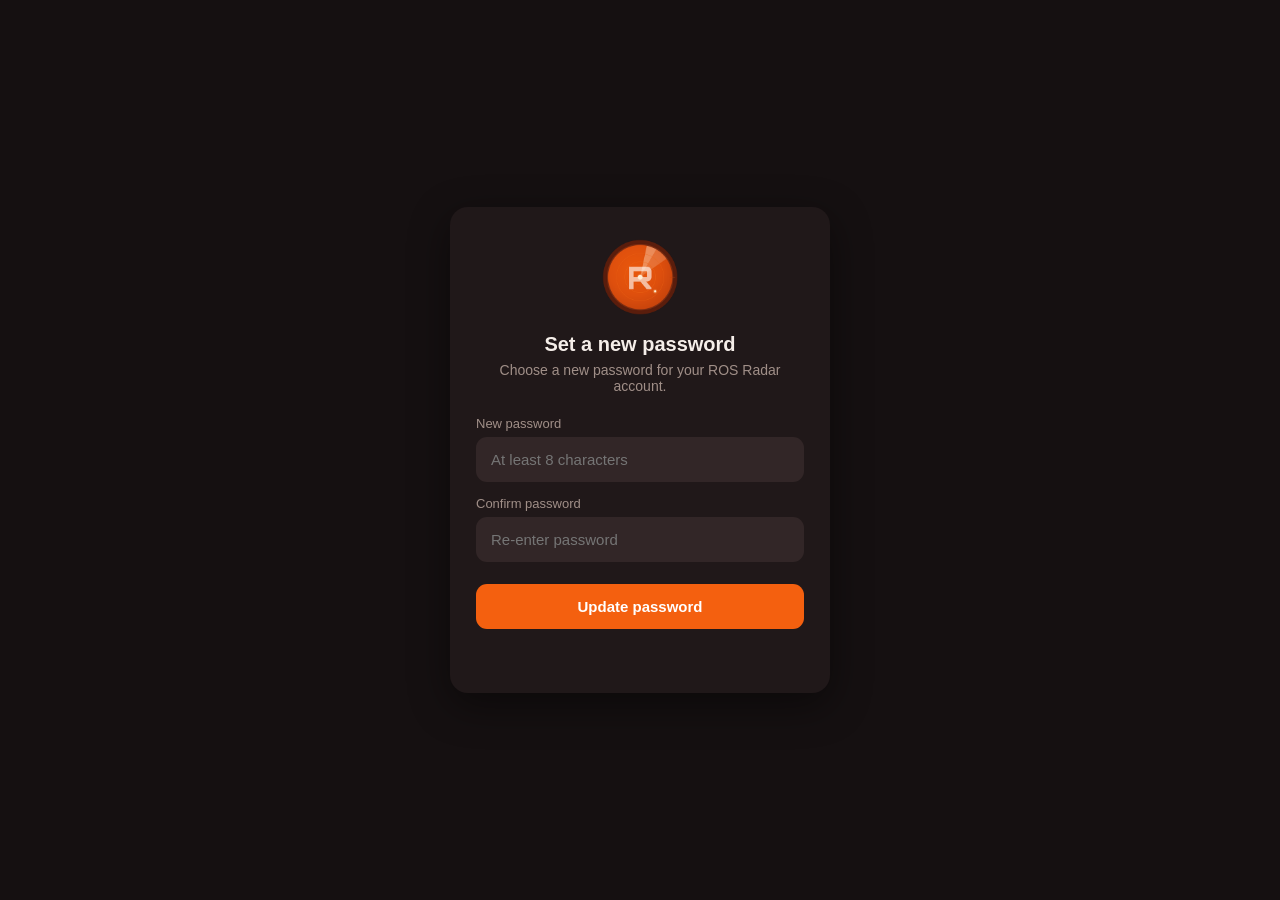
<file: reset-password.html>
<!DOCTYPE html>
<html lang="en">
<head>
  <meta charset="UTF-8" />
  <meta name="viewport" content="width=device-width, initial-scale=1.0" />
  <meta name="robots" content="noindex, nofollow" />
  <title>Reset your ROS Radar password</title>
  <link rel="icon" href="/favicon.ico" sizes="16x16 32x32 48x48" />
  <link rel="icon" type="image/png" sizes="32x32" href="/favicon-32.png" />
  <link rel="apple-touch-icon" href="/apple-touch-icon.png" />
  <style>
    /* ROS Radar warm dark tokens (ui design/rosradar-colors.css) */
    :root {
      --accent: #F4600F;
      --accent-hover: #C2410C;
      --link: #FB9A57;
      --danger: #F586A0;
      --bg: #151011;
      --card: #201819;
      --text: #F5EEE9;
      --sub: #A08F88;
      --field: #322627;
    }
    * { box-sizing: border-box; }
    body {
      margin: 0;
      min-height: 100vh;
      display: flex;
      align-items: center;
      justify-content: center;
      background: var(--bg);
      color: var(--text);
      font-family: -apple-system, BlinkMacSystemFont, "Segoe UI", Roboto, sans-serif;
      padding: 24px;
    }
    .card {
      width: 100%;
      max-width: 380px;
      background: var(--card);
      border-radius: 18px;
      padding: 32px 26px;
      box-shadow: 0 12px 40px rgba(0, 0, 0, 0.45);
    }
    /* ROS Radar radar-dial brand mark (embedded so this page stays a
       single self-contained file for any static host) */
    .logo {
      display: block;
      width: 76px; height: 76px;
      margin: 0 auto 18px;
    }
    h1 { font-size: 20px; text-align: center; margin: 0 0 6px; }
    p.sub { color: var(--sub); font-size: 14px; text-align: center; margin: 0 0 22px; }
    label { display: block; font-size: 13px; color: var(--sub); margin: 14px 0 6px; }
    input[type="password"] {
      width: 100%;
      padding: 13px 14px;
      border-radius: 11px;
      border: 1px solid transparent;
      background: var(--field);
      color: var(--text);
      font-size: 15px;
      outline: none;
    }
    input[type="password"]:focus {
      border-color: var(--accent);
      box-shadow: 0 0 0 3px rgba(244, 96, 15, 0.4);
    }
    button {
      width: 100%;
      margin-top: 22px;
      padding: 14px;
      border: none;
      border-radius: 11px;
      background: var(--accent);
      color: #FFFFFF;
      font-size: 15px;
      font-weight: 700;
      cursor: pointer;
    }
    button:hover:not(:disabled) { background: var(--accent-hover); }
    button:disabled { opacity: 0.5; cursor: default; }
    .msg { font-size: 13px; margin-top: 14px; text-align: center; min-height: 18px; }
    .msg.error { color: var(--danger); }
    .msg.ok { color: var(--link); }
    .hidden { display: none; }
  </style>
</head>
<body>
  <div class="card">
    <img class="logo" src="[data-uri]" alt="ROS Radar" />
    <h1>Set a new password</h1>
    <p class="sub" id="subtitle">Choose a new password for your ROS Radar account.</p>

    <form id="form">
      <label for="pw">New password</label>
      <input id="pw" type="password" autocomplete="new-password" placeholder="At least 8 characters" />
      <label for="pw2">Confirm password</label>
      <input id="pw2" type="password" autocomplete="new-password" placeholder="Re-enter password" />
      <button id="submit" type="submit">Update password</button>
    </form>

    <div class="msg" id="msg"></div>
  </div>

  <script type="module">
    import { createClient } from "https://esm.sh/@supabase/supabase-js@2";

    // Public project values — safe to ship client-side (anon key is RLS-gated).
    const SUPABASE_URL = "https://sytdxjtqvlnmxugvtmxq.supabase.co";
    const SUPABASE_ANON_KEY =
      "eyJhbGciOiJIUzI1NiIsInR5cCI6IkpXVCJ9.eyJpc3MiOiJzdXBhYmFzZSIsInJlZiI6InN5dGR4anRxdmxubXh1Z3Z0bXhxIiwicm9sZSI6ImFub24iLCJpYXQiOjE3NzkyMDM2OTYsImV4cCI6MjA5NDc3OTY5Nn0.33LvEX4ZqHWAsD515bKdtOX83VqCNJNo0WbgvMeNw8w";

    // detectSessionInUrl (default true) parses the recovery token/code from the
    // URL on load and establishes a short-lived recovery session.
    const supabase = createClient(SUPABASE_URL, SUPABASE_ANON_KEY, {
      auth: { detectSessionInUrl: true, flowType: "pkce" },
    });

    const form = document.getElementById("form");
    const pw = document.getElementById("pw");
    const pw2 = document.getElementById("pw2");
    const submit = document.getElementById("submit");
    const msg = document.getElementById("msg");
    const subtitle = document.getElementById("subtitle");

    function show(text, kind) {
      msg.textContent = text;
      msg.className = "msg" + (kind ? " " + kind : "");
    }

    // The app requests recovery with a PKCE client, so the email link carries
    // token_hash — redeem it explicitly on submit rather than relying on a
    // ?code= session being established automatically on load.
    const tokenHash = new URLSearchParams(location.search).get("token_hash");
    let hasRecoverySession = false;

    async function checkSession() {
      const { data } = await supabase.auth.getSession();
      if (data && data.session) {
        hasRecoverySession = true;
        return;
      }
      if (tokenHash) return; // token present but not yet redeemed — verified on submit, keep the form visible
      // No session and no token — link is invalid, expired, or already used.
      form.classList.add("hidden");
      subtitle.textContent =
        "This reset link is invalid or has expired. Request a new one from the app.";
    }
    supabase.auth.onAuthStateChange((event) => {
      if (event === "PASSWORD_RECOVERY" || event === "SIGNED_IN") {
        hasRecoverySession = true;
        form.classList.remove("hidden");
        subtitle.textContent = "Choose a new password for your ROS Radar account.";
      }
    });
    checkSession();

    form.addEventListener("submit", async (e) => {
      e.preventDefault();
      show("");
      if (pw.value.length < 8) {
        show("Password must be at least 8 characters.", "error");
        return;
      }
      if (pw.value !== pw2.value) {
        show("Passwords do not match.", "error");
        return;
      }
      submit.disabled = true;
      if (!hasRecoverySession && tokenHash) {
        show("Verifying link…");
        const { error: vErr } = await supabase.auth.verifyOtp({ type: "recovery", token_hash: tokenHash });
        if (vErr) {
          submit.disabled = false;
          show("This reset link is invalid or has expired. Request a new one from the app.", "error");
          return;
        }
        hasRecoverySession = true; // token consumed — any retry goes straight to updateUser
      } else if (!hasRecoverySession && !tokenHash) {
        submit.disabled = false;
        show("Reset link not valid. Request a new one from the app.", "error");
        return;
      }
      show("Updating…");
      const { error } = await supabase.auth.updateUser({ password: pw.value });
      if (error) {
        submit.disabled = false;
        show(error.message || "Could not update password. Try again.", "error");
        return;
      }
      form.classList.add("hidden");
      subtitle.textContent = "Password updated.";
      show("✓ Your password has been updated. Open the ROS Radar app and sign in with your new password.", "ok");
    });
  </script>
</body>
</html>
</file>
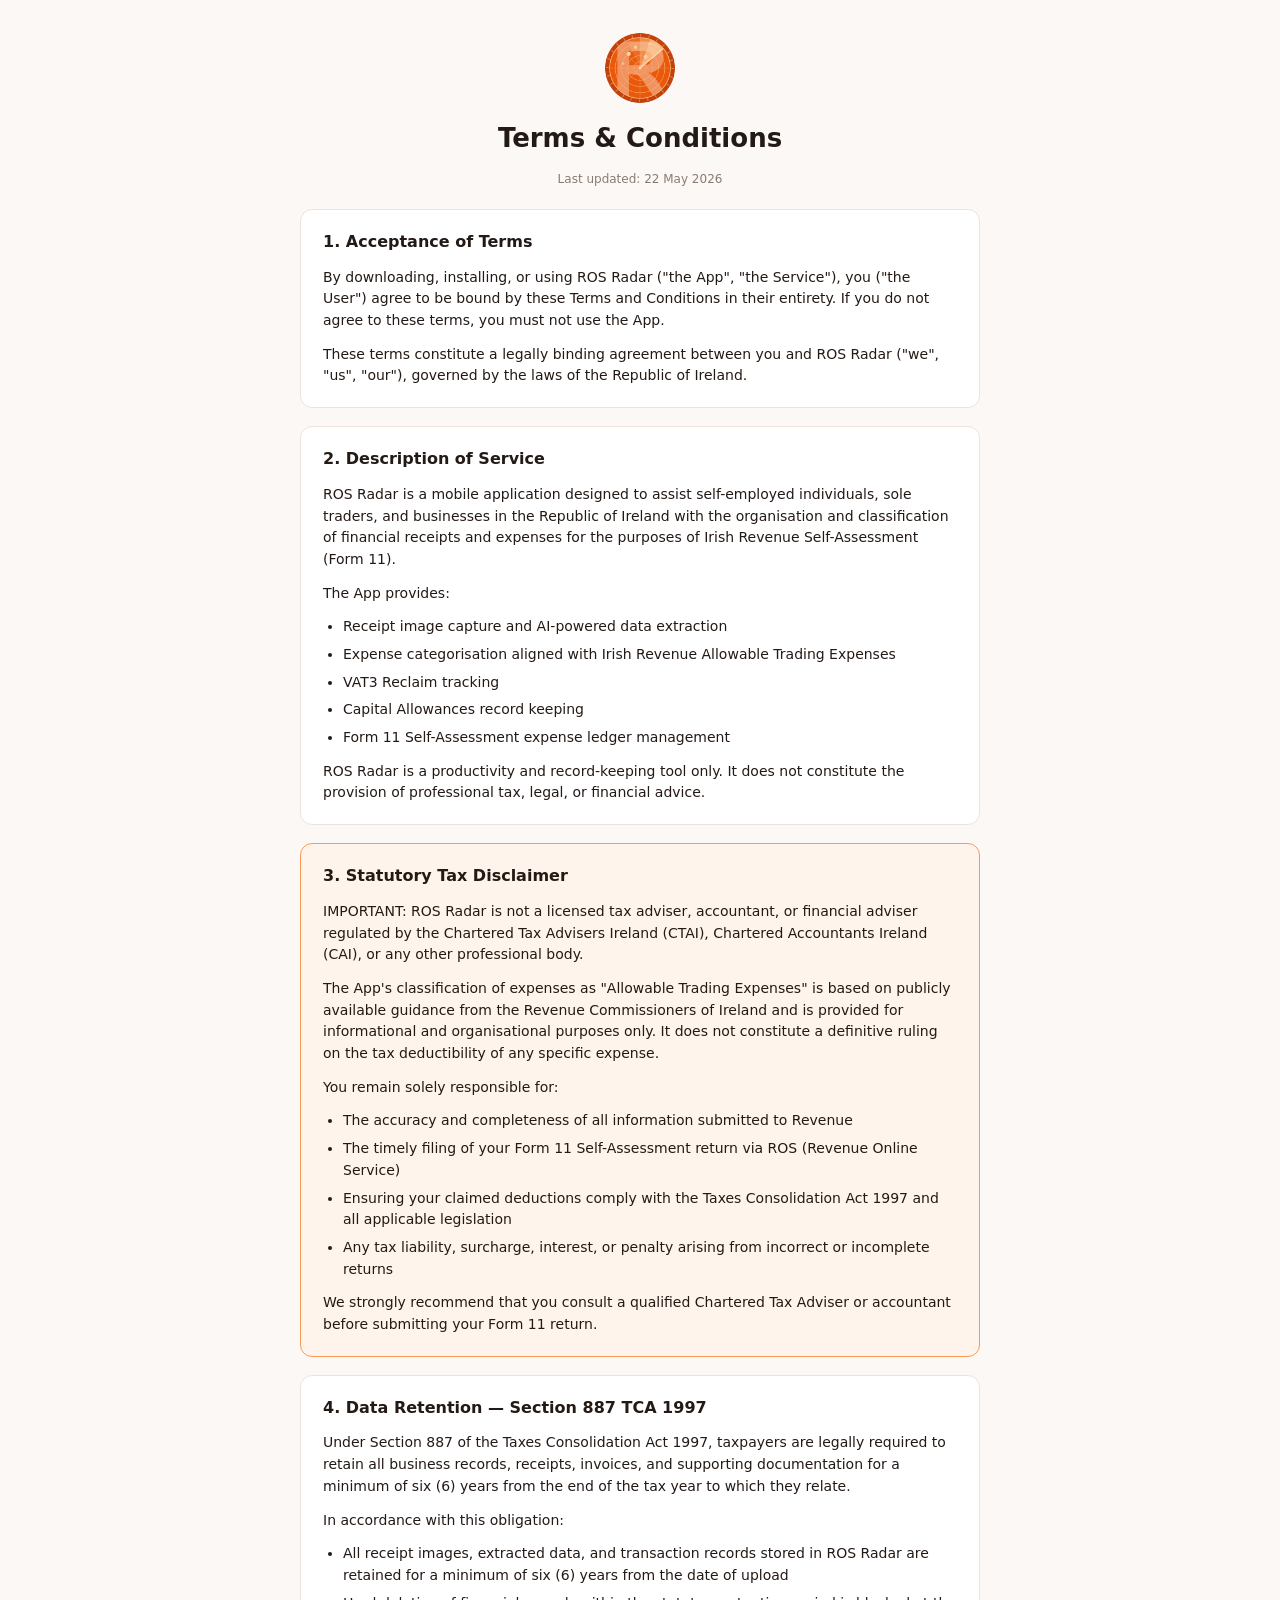
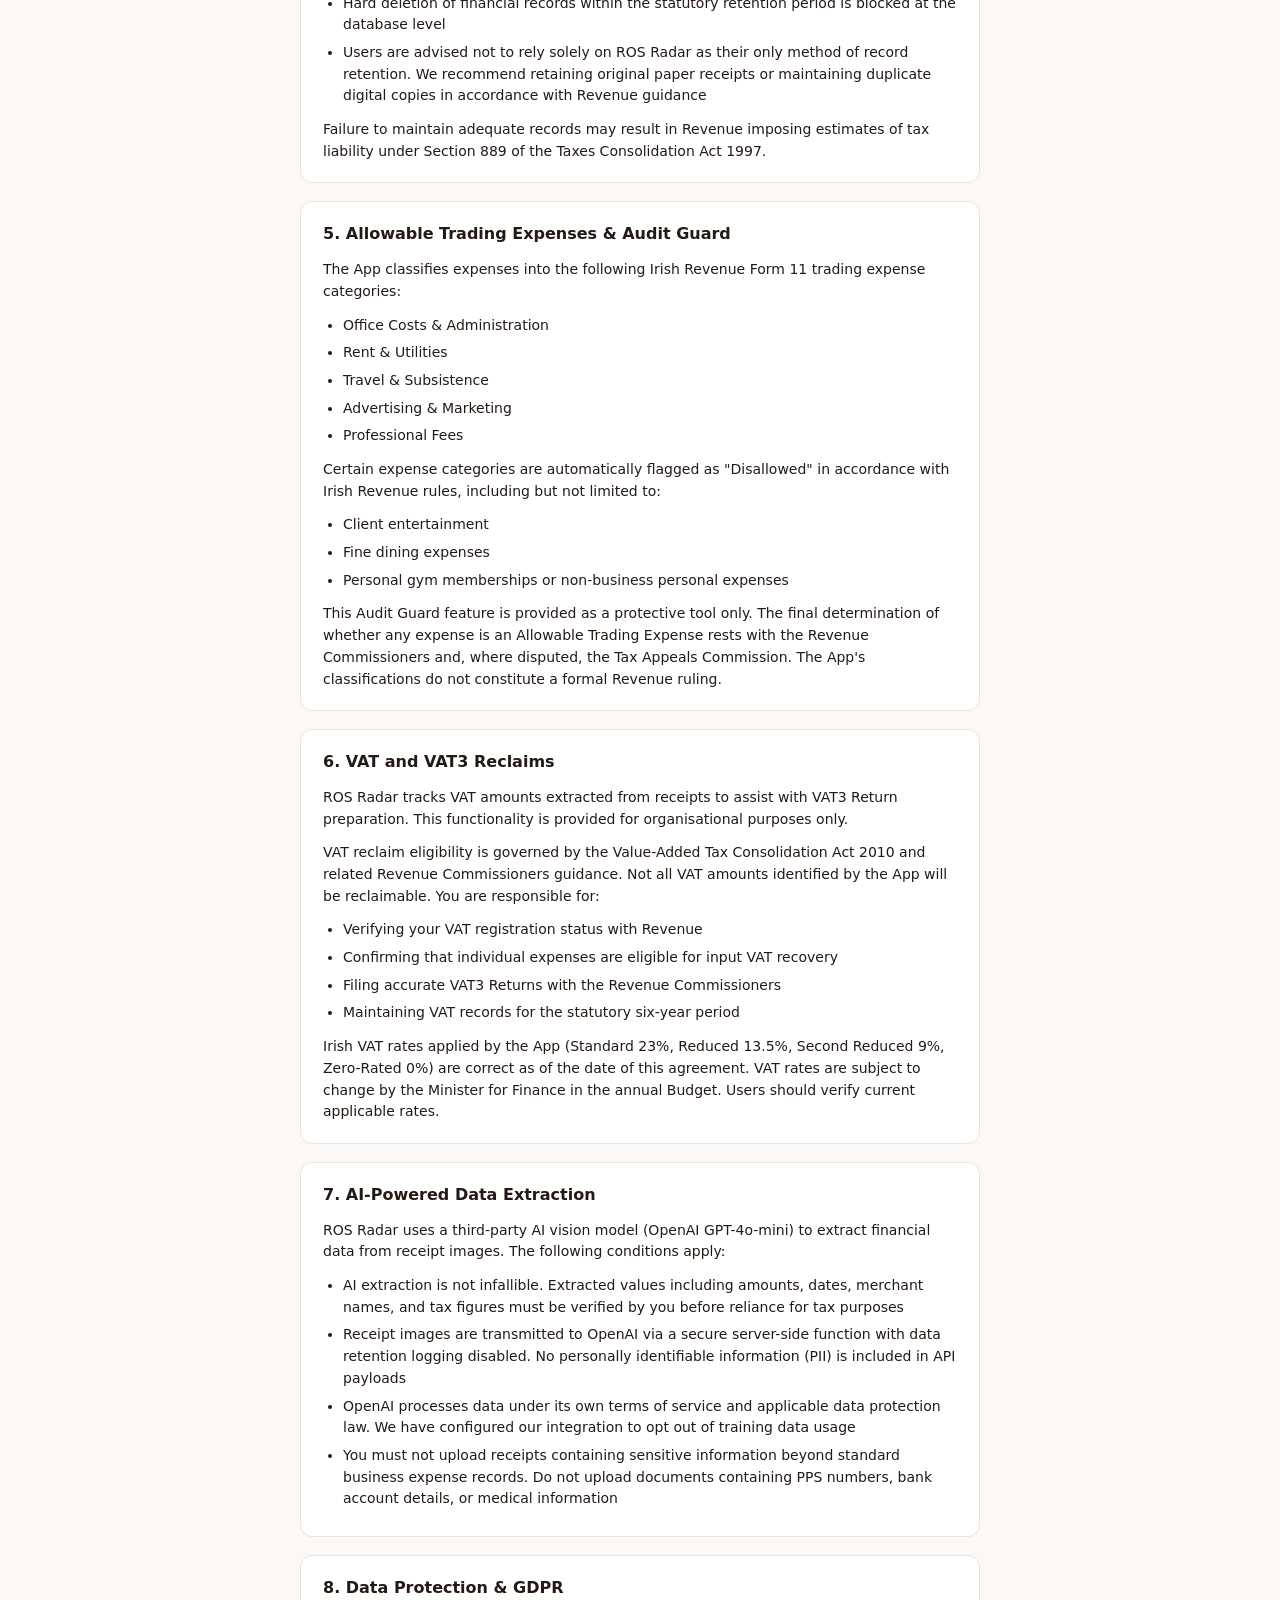
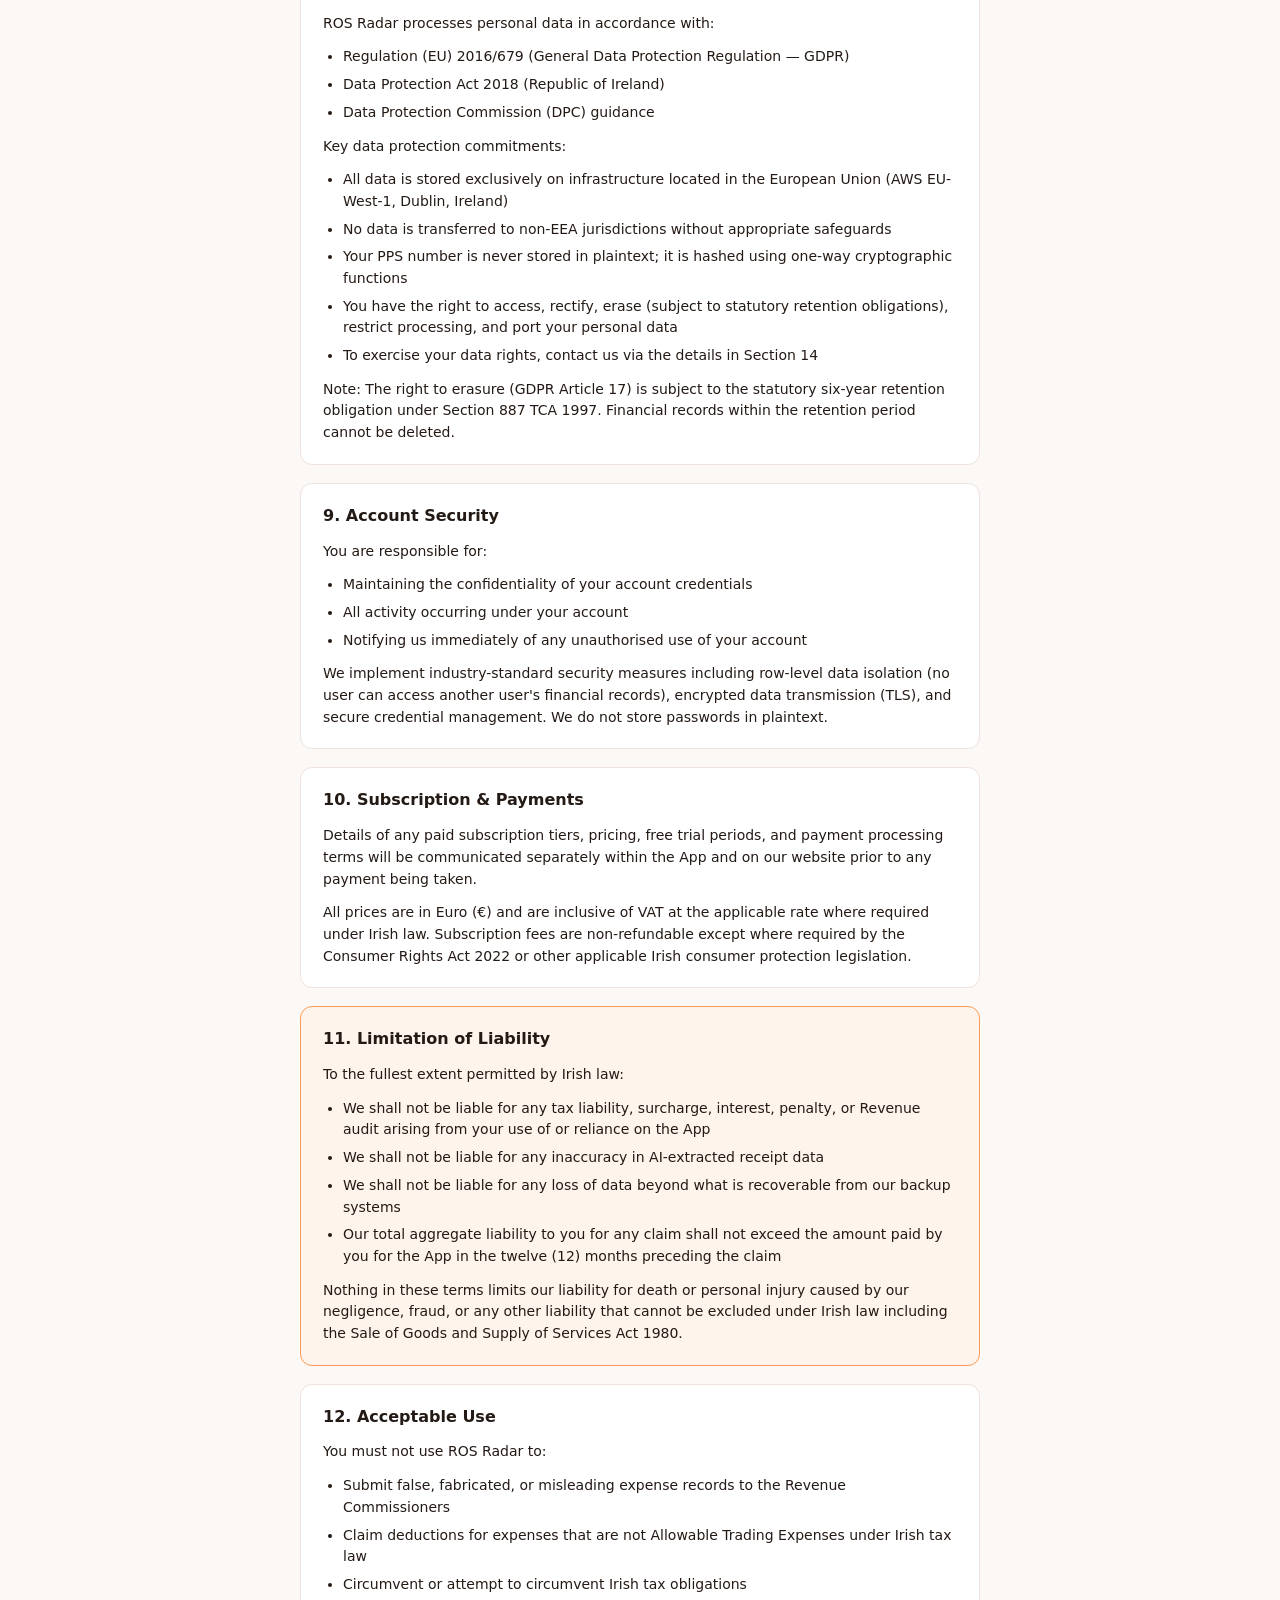
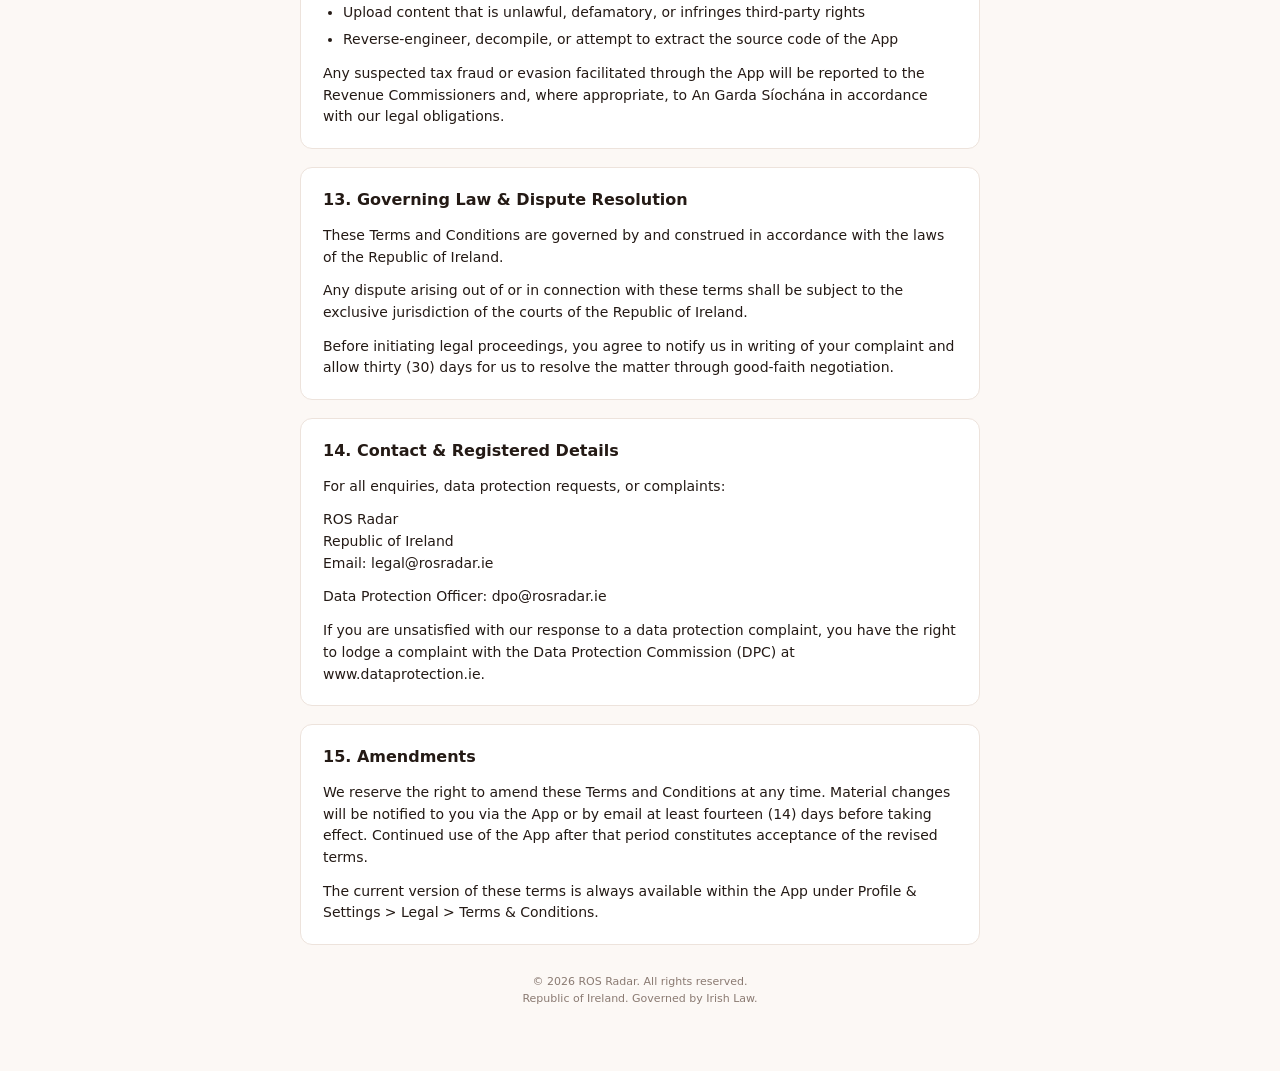
<file: terms.html>
<!DOCTYPE html>
<html lang="en">
<head>
<meta charset="UTF-8">
<meta name="viewport" content="width=device-width, initial-scale=1.0">
<title>Terms &amp; Conditions — ROS Radar</title>
<link rel="icon" href="/favicon.ico" sizes="16x16 32x32 48x48">
<link rel="icon" type="image/png" sizes="32x32" href="/favicon-32.png">
<link rel="apple-touch-icon" href="/apple-touch-icon.png">
<style>
  :root {
    color-scheme: light;
  }
  * { box-sizing: border-box; }
  body {
    font-family: system-ui, -apple-system, "Segoe UI", Roboto, sans-serif;
    margin: 0;
    padding: 0;
    background: #FCF8F5;
    color: #241A15;
    line-height: 1.55;
  }
  .wrap {
    max-width: 720px;
    margin: 0 auto;
    padding: 32px 20px 64px;
  }
  h1 {
    font-size: 26px;
    font-weight: 700;
    text-align: center;
    margin: 0 0 12px;
  }
  .brand {
    display: block;
    width: 72px;
    height: 72px;
    margin: 0 auto 14px;
  }
  .meta {
    text-align: center;
    color: #8A7A72;
    font-size: 12px;
    margin: 2px 0 20px;
  }
  section {
    background: #FFFFFF;
    border: 1px solid #EDE3DC;
    border-radius: 12px;
    padding: 20px 22px;
    margin: 18px 0;
  }
  section.highlight {
    border-color: #FB9A57;
    background: #FFF4EB;
  }
  h2 {
    font-size: 16px;
    font-weight: 700;
    margin: 0 0 12px;
  }
  p {
    margin: 0 0 12px;
    font-size: 14px;
  }
  p:last-child {
    margin-bottom: 0;
  }
  ul {
    margin: 0 0 12px;
    padding-left: 20px;
    font-size: 14px;
  }
  ul:last-child {
    margin-bottom: 0;
  }
  li {
    margin-bottom: 6px;
  }
  .footer {
    text-align: center;
    color: #8A7A72;
    font-size: 11px;
    margin-top: 28px;
  }
</style>
</head>
<body>
<div class="wrap">
  <img class="brand" src="/logo-mark.png" alt="ROS Radar" width="72" height="72">
  <h1>Terms &amp; Conditions</h1>
  <p class="meta">Last updated: 22 May 2026</p>

  <section>
    <h2>1. Acceptance of Terms</h2>
    <p>By downloading, installing, or using ROS Radar ("the App", "the Service"), you ("the User") agree to be bound by these Terms and Conditions in their entirety. If you do not agree to these terms, you must not use the App.</p>
    <p>These terms constitute a legally binding agreement between you and ROS Radar ("we", "us", "our"), governed by the laws of the Republic of Ireland.</p>
  </section>

  <section>
    <h2>2. Description of Service</h2>
    <p>ROS Radar is a mobile application designed to assist self-employed individuals, sole traders, and businesses in the Republic of Ireland with the organisation and classification of financial receipts and expenses for the purposes of Irish Revenue Self-Assessment (Form 11).</p>
    <p>The App provides:</p>
    <ul>
      <li>Receipt image capture and AI-powered data extraction</li>
      <li>Expense categorisation aligned with Irish Revenue Allowable Trading Expenses</li>
      <li>VAT3 Reclaim tracking</li>
      <li>Capital Allowances record keeping</li>
      <li>Form 11 Self-Assessment expense ledger management</li>
    </ul>
    <p>ROS Radar is a productivity and record-keeping tool only. It does not constitute the provision of professional tax, legal, or financial advice.</p>
  </section>

  <section class="highlight">
    <h2>3. Statutory Tax Disclaimer</h2>
    <p>IMPORTANT: ROS Radar is not a licensed tax adviser, accountant, or financial adviser regulated by the Chartered Tax Advisers Ireland (CTAI), Chartered Accountants Ireland (CAI), or any other professional body.</p>
    <p>The App's classification of expenses as "Allowable Trading Expenses" is based on publicly available guidance from the Revenue Commissioners of Ireland and is provided for informational and organisational purposes only. It does not constitute a definitive ruling on the tax deductibility of any specific expense.</p>
    <p>You remain solely responsible for:</p>
    <ul>
      <li>The accuracy and completeness of all information submitted to Revenue</li>
      <li>The timely filing of your Form 11 Self-Assessment return via ROS (Revenue Online Service)</li>
      <li>Ensuring your claimed deductions comply with the Taxes Consolidation Act 1997 and all applicable legislation</li>
      <li>Any tax liability, surcharge, interest, or penalty arising from incorrect or incomplete returns</li>
    </ul>
    <p>We strongly recommend that you consult a qualified Chartered Tax Adviser or accountant before submitting your Form 11 return.</p>
  </section>

  <section>
    <h2>4. Data Retention — Section 887 TCA 1997</h2>
    <p>Under Section 887 of the Taxes Consolidation Act 1997, taxpayers are legally required to retain all business records, receipts, invoices, and supporting documentation for a minimum of six (6) years from the end of the tax year to which they relate.</p>
    <p>In accordance with this obligation:</p>
    <ul>
      <li>All receipt images, extracted data, and transaction records stored in ROS Radar are retained for a minimum of six (6) years from the date of upload</li>
      <li>Hard deletion of financial records within the statutory retention period is blocked at the database level</li>
      <li>Users are advised not to rely solely on ROS Radar as their only method of record retention. We recommend retaining original paper receipts or maintaining duplicate digital copies in accordance with Revenue guidance</li>
    </ul>
    <p>Failure to maintain adequate records may result in Revenue imposing estimates of tax liability under Section 889 of the Taxes Consolidation Act 1997.</p>
  </section>

  <section>
    <h2>5. Allowable Trading Expenses &amp; Audit Guard</h2>
    <p>The App classifies expenses into the following Irish Revenue Form 11 trading expense categories:</p>
    <ul>
      <li>Office Costs &amp; Administration</li>
      <li>Rent &amp; Utilities</li>
      <li>Travel &amp; Subsistence</li>
      <li>Advertising &amp; Marketing</li>
      <li>Professional Fees</li>
    </ul>
    <p>Certain expense categories are automatically flagged as "Disallowed" in accordance with Irish Revenue rules, including but not limited to:</p>
    <ul>
      <li>Client entertainment</li>
      <li>Fine dining expenses</li>
      <li>Personal gym memberships or non-business personal expenses</li>
    </ul>
    <p>This Audit Guard feature is provided as a protective tool only. The final determination of whether any expense is an Allowable Trading Expense rests with the Revenue Commissioners and, where disputed, the Tax Appeals Commission. The App's classifications do not constitute a formal Revenue ruling.</p>
  </section>

  <section>
    <h2>6. VAT and VAT3 Reclaims</h2>
    <p>ROS Radar tracks VAT amounts extracted from receipts to assist with VAT3 Return preparation. This functionality is provided for organisational purposes only.</p>
    <p>VAT reclaim eligibility is governed by the Value-Added Tax Consolidation Act 2010 and related Revenue Commissioners guidance. Not all VAT amounts identified by the App will be reclaimable. You are responsible for:</p>
    <ul>
      <li>Verifying your VAT registration status with Revenue</li>
      <li>Confirming that individual expenses are eligible for input VAT recovery</li>
      <li>Filing accurate VAT3 Returns with the Revenue Commissioners</li>
      <li>Maintaining VAT records for the statutory six-year period</li>
    </ul>
    <p>Irish VAT rates applied by the App (Standard 23%, Reduced 13.5%, Second Reduced 9%, Zero-Rated 0%) are correct as of the date of this agreement. VAT rates are subject to change by the Minister for Finance in the annual Budget. Users should verify current applicable rates.</p>
  </section>

  <section>
    <h2>7. AI-Powered Data Extraction</h2>
    <p>ROS Radar uses a third-party AI vision model (OpenAI GPT-4o-mini) to extract financial data from receipt images. The following conditions apply:</p>
    <ul>
      <li>AI extraction is not infallible. Extracted values including amounts, dates, merchant names, and tax figures must be verified by you before reliance for tax purposes</li>
      <li>Receipt images are transmitted to OpenAI via a secure server-side function with data retention logging disabled. No personally identifiable information (PII) is included in API payloads</li>
      <li>OpenAI processes data under its own terms of service and applicable data protection law. We have configured our integration to opt out of training data usage</li>
      <li>You must not upload receipts containing sensitive information beyond standard business expense records. Do not upload documents containing PPS numbers, bank account details, or medical information</li>
    </ul>
  </section>

  <section>
    <h2>8. Data Protection &amp; GDPR</h2>
    <p>ROS Radar processes personal data in accordance with:</p>
    <ul>
      <li>Regulation (EU) 2016/679 (General Data Protection Regulation — GDPR)</li>
      <li>Data Protection Act 2018 (Republic of Ireland)</li>
      <li>Data Protection Commission (DPC) guidance</li>
    </ul>
    <p>Key data protection commitments:</p>
    <ul>
      <li>All data is stored exclusively on infrastructure located in the European Union (AWS EU-West-1, Dublin, Ireland)</li>
      <li>No data is transferred to non-EEA jurisdictions without appropriate safeguards</li>
      <li>Your PPS number is never stored in plaintext; it is hashed using one-way cryptographic functions</li>
      <li>You have the right to access, rectify, erase (subject to statutory retention obligations), restrict processing, and port your personal data</li>
      <li>To exercise your data rights, contact us via the details in Section 14</li>
    </ul>
    <p>Note: The right to erasure (GDPR Article 17) is subject to the statutory six-year retention obligation under Section 887 TCA 1997. Financial records within the retention period cannot be deleted.</p>
  </section>

  <section>
    <h2>9. Account Security</h2>
    <p>You are responsible for:</p>
    <ul>
      <li>Maintaining the confidentiality of your account credentials</li>
      <li>All activity occurring under your account</li>
      <li>Notifying us immediately of any unauthorised use of your account</li>
    </ul>
    <p>We implement industry-standard security measures including row-level data isolation (no user can access another user's financial records), encrypted data transmission (TLS), and secure credential management. We do not store passwords in plaintext.</p>
  </section>

  <section>
    <h2>10. Subscription &amp; Payments</h2>
    <p>Details of any paid subscription tiers, pricing, free trial periods, and payment processing terms will be communicated separately within the App and on our website prior to any payment being taken.</p>
    <p>All prices are in Euro (€) and are inclusive of VAT at the applicable rate where required under Irish law. Subscription fees are non-refundable except where required by the Consumer Rights Act 2022 or other applicable Irish consumer protection legislation.</p>
  </section>

  <section class="highlight">
    <h2>11. Limitation of Liability</h2>
    <p>To the fullest extent permitted by Irish law:</p>
    <ul>
      <li>We shall not be liable for any tax liability, surcharge, interest, penalty, or Revenue audit arising from your use of or reliance on the App</li>
      <li>We shall not be liable for any inaccuracy in AI-extracted receipt data</li>
      <li>We shall not be liable for any loss of data beyond what is recoverable from our backup systems</li>
      <li>Our total aggregate liability to you for any claim shall not exceed the amount paid by you for the App in the twelve (12) months preceding the claim</li>
    </ul>
    <p>Nothing in these terms limits our liability for death or personal injury caused by our negligence, fraud, or any other liability that cannot be excluded under Irish law including the Sale of Goods and Supply of Services Act 1980.</p>
  </section>

  <section>
    <h2>12. Acceptable Use</h2>
    <p>You must not use ROS Radar to:</p>
    <ul>
      <li>Submit false, fabricated, or misleading expense records to the Revenue Commissioners</li>
      <li>Claim deductions for expenses that are not Allowable Trading Expenses under Irish tax law</li>
      <li>Circumvent or attempt to circumvent Irish tax obligations</li>
      <li>Upload content that is unlawful, defamatory, or infringes third-party rights</li>
      <li>Reverse-engineer, decompile, or attempt to extract the source code of the App</li>
    </ul>
    <p>Any suspected tax fraud or evasion facilitated through the App will be reported to the Revenue Commissioners and, where appropriate, to An Garda Síochána in accordance with our legal obligations.</p>
  </section>

  <section>
    <h2>13. Governing Law &amp; Dispute Resolution</h2>
    <p>These Terms and Conditions are governed by and construed in accordance with the laws of the Republic of Ireland.</p>
    <p>Any dispute arising out of or in connection with these terms shall be subject to the exclusive jurisdiction of the courts of the Republic of Ireland.</p>
    <p>Before initiating legal proceedings, you agree to notify us in writing of your complaint and allow thirty (30) days for us to resolve the matter through good-faith negotiation.</p>
  </section>

  <section>
    <h2>14. Contact &amp; Registered Details</h2>
    <p>For all enquiries, data protection requests, or complaints:</p>
    <p>ROS Radar<br>
    Republic of Ireland<br>
    Email: legal@rosradar.ie</p>
    <p>Data Protection Officer: dpo@rosradar.ie</p>
    <p>If you are unsatisfied with our response to a data protection complaint, you have the right to lodge a complaint with the Data Protection Commission (DPC) at www.dataprotection.ie.</p>
  </section>

  <section>
    <h2>15. Amendments</h2>
    <p>We reserve the right to amend these Terms and Conditions at any time. Material changes will be notified to you via the App or by email at least fourteen (14) days before taking effect. Continued use of the App after that period constitutes acceptance of the revised terms.</p>
    <p>The current version of these terms is always available within the App under Profile &amp; Settings &gt; Legal &gt; Terms &amp; Conditions.</p>
  </section>

  <p class="footer">© 2026 ROS Radar. All rights reserved.<br>Republic of Ireland. Governed by Irish Law.</p>
</div>
</body>
</html>
</file>
<file: fonts/fonts.css>
/* latin-ext */
@font-face {
  font-family: 'Bricolage Grotesque';
  font-style: normal;
  font-weight: 600;
  font-stretch: 100%;
  font-display: swap;
  src: url(bricolage-grotesque-latin-ext.woff2) format('woff2');
  unicode-range: U+0100-02BA, U+02BD-02C5, U+02C7-02CC, U+02CE-02D7, U+02DD-02FF, U+0304, U+0308, U+0329, U+1D00-1DBF, U+1E00-1E9F, U+1EF2-1EFF, U+2020, U+20A0-20AB, U+20AD-20C0, U+2113, U+2C60-2C7F, U+A720-A7FF;
}
/* latin */
@font-face {
  font-family: 'Bricolage Grotesque';
  font-style: normal;
  font-weight: 600;
  font-stretch: 100%;
  font-display: swap;
  src: url(bricolage-grotesque-latin.woff2) format('woff2');
  unicode-range: U+0000-00FF, U+0131, U+0152-0153, U+02BB-02BC, U+02C6, U+02DA, U+02DC, U+0304, U+0308, U+0329, U+2000-206F, U+20AC, U+2122, U+2191, U+2193, U+2212, U+2215, U+FEFF, U+FFFD;
}
/* latin-ext */
@font-face {
  font-family: 'Bricolage Grotesque';
  font-style: normal;
  font-weight: 700;
  font-stretch: 100%;
  font-display: swap;
  src: url(bricolage-grotesque-latin-ext.woff2) format('woff2');
  unicode-range: U+0100-02BA, U+02BD-02C5, U+02C7-02CC, U+02CE-02D7, U+02DD-02FF, U+0304, U+0308, U+0329, U+1D00-1DBF, U+1E00-1E9F, U+1EF2-1EFF, U+2020, U+20A0-20AB, U+20AD-20C0, U+2113, U+2C60-2C7F, U+A720-A7FF;
}
/* latin */
@font-face {
  font-family: 'Bricolage Grotesque';
  font-style: normal;
  font-weight: 700;
  font-stretch: 100%;
  font-display: swap;
  src: url(bricolage-grotesque-latin.woff2) format('woff2');
  unicode-range: U+0000-00FF, U+0131, U+0152-0153, U+02BB-02BC, U+02C6, U+02DA, U+02DC, U+0304, U+0308, U+0329, U+2000-206F, U+20AC, U+2122, U+2191, U+2193, U+2212, U+2215, U+FEFF, U+FFFD;
}
/* latin-ext */
@font-face {
  font-family: 'Bricolage Grotesque';
  font-style: normal;
  font-weight: 800;
  font-stretch: 100%;
  font-display: swap;
  src: url(bricolage-grotesque-latin-ext.woff2) format('woff2');
  unicode-range: U+0100-02BA, U+02BD-02C5, U+02C7-02CC, U+02CE-02D7, U+02DD-02FF, U+0304, U+0308, U+0329, U+1D00-1DBF, U+1E00-1E9F, U+1EF2-1EFF, U+2020, U+20A0-20AB, U+20AD-20C0, U+2113, U+2C60-2C7F, U+A720-A7FF;
}
/* latin */
@font-face {
  font-family: 'Bricolage Grotesque';
  font-style: normal;
  font-weight: 800;
  font-stretch: 100%;
  font-display: swap;
  src: url(bricolage-grotesque-latin.woff2) format('woff2');
  unicode-range: U+0000-00FF, U+0131, U+0152-0153, U+02BB-02BC, U+02C6, U+02DA, U+02DC, U+0304, U+0308, U+0329, U+2000-206F, U+20AC, U+2122, U+2191, U+2193, U+2212, U+2215, U+FEFF, U+FFFD;
}
/* latin-ext */
@font-face {
  font-family: 'Hanken Grotesk';
  font-style: normal;
  font-weight: 400;
  font-display: swap;
  src: url(hanken-grotesk-latin-ext.woff2) format('woff2');
  unicode-range: U+0100-02BA, U+02BD-02C5, U+02C7-02CC, U+02CE-02D7, U+02DD-02FF, U+0304, U+0308, U+0329, U+1D00-1DBF, U+1E00-1E9F, U+1EF2-1EFF, U+2020, U+20A0-20AB, U+20AD-20C0, U+2113, U+2C60-2C7F, U+A720-A7FF;
}
/* latin */
@font-face {
  font-family: 'Hanken Grotesk';
  font-style: normal;
  font-weight: 400;
  font-display: swap;
  src: url(hanken-grotesk-latin.woff2) format('woff2');
  unicode-range: U+0000-00FF, U+0131, U+0152-0153, U+02BB-02BC, U+02C6, U+02DA, U+02DC, U+0304, U+0308, U+0329, U+2000-206F, U+20AC, U+2122, U+2191, U+2193, U+2212, U+2215, U+FEFF, U+FFFD;
}
/* latin-ext */
@font-face {
  font-family: 'Hanken Grotesk';
  font-style: normal;
  font-weight: 500;
  font-display: swap;
  src: url(hanken-grotesk-latin-ext.woff2) format('woff2');
  unicode-range: U+0100-02BA, U+02BD-02C5, U+02C7-02CC, U+02CE-02D7, U+02DD-02FF, U+0304, U+0308, U+0329, U+1D00-1DBF, U+1E00-1E9F, U+1EF2-1EFF, U+2020, U+20A0-20AB, U+20AD-20C0, U+2113, U+2C60-2C7F, U+A720-A7FF;
}
/* latin */
@font-face {
  font-family: 'Hanken Grotesk';
  font-style: normal;
  font-weight: 500;
  font-display: swap;
  src: url(hanken-grotesk-latin.woff2) format('woff2');
  unicode-range: U+0000-00FF, U+0131, U+0152-0153, U+02BB-02BC, U+02C6, U+02DA, U+02DC, U+0304, U+0308, U+0329, U+2000-206F, U+20AC, U+2122, U+2191, U+2193, U+2212, U+2215, U+FEFF, U+FFFD;
}
/* latin-ext */
@font-face {
  font-family: 'Hanken Grotesk';
  font-style: normal;
  font-weight: 600;
  font-display: swap;
  src: url(hanken-grotesk-latin-ext.woff2) format('woff2');
  unicode-range: U+0100-02BA, U+02BD-02C5, U+02C7-02CC, U+02CE-02D7, U+02DD-02FF, U+0304, U+0308, U+0329, U+1D00-1DBF, U+1E00-1E9F, U+1EF2-1EFF, U+2020, U+20A0-20AB, U+20AD-20C0, U+2113, U+2C60-2C7F, U+A720-A7FF;
}
/* latin */
@font-face {
  font-family: 'Hanken Grotesk';
  font-style: normal;
  font-weight: 600;
  font-display: swap;
  src: url(hanken-grotesk-latin.woff2) format('woff2');
  unicode-range: U+0000-00FF, U+0131, U+0152-0153, U+02BB-02BC, U+02C6, U+02DA, U+02DC, U+0304, U+0308, U+0329, U+2000-206F, U+20AC, U+2122, U+2191, U+2193, U+2212, U+2215, U+FEFF, U+FFFD;
}
/* latin-ext */
@font-face {
  font-family: 'Hanken Grotesk';
  font-style: normal;
  font-weight: 700;
  font-display: swap;
  src: url(hanken-grotesk-latin-ext.woff2) format('woff2');
  unicode-range: U+0100-02BA, U+02BD-02C5, U+02C7-02CC, U+02CE-02D7, U+02DD-02FF, U+0304, U+0308, U+0329, U+1D00-1DBF, U+1E00-1E9F, U+1EF2-1EFF, U+2020, U+20A0-20AB, U+20AD-20C0, U+2113, U+2C60-2C7F, U+A720-A7FF;
}
/* latin */
@font-face {
  font-family: 'Hanken Grotesk';
  font-style: normal;
  font-weight: 700;
  font-display: swap;
  src: url(hanken-grotesk-latin.woff2) format('woff2');
  unicode-range: U+0000-00FF, U+0131, U+0152-0153, U+02BB-02BC, U+02C6, U+02DA, U+02DC, U+0304, U+0308, U+0329, U+2000-206F, U+20AC, U+2122, U+2191, U+2193, U+2212, U+2215, U+FEFF, U+FFFD;
}
/* latin-ext */
@font-face {
  font-family: 'JetBrains Mono';
  font-style: normal;
  font-weight: 500;
  font-display: swap;
  src: url(jetbrains-mono-latin-ext.woff2) format('woff2');
  unicode-range: U+0100-02BA, U+02BD-02C5, U+02C7-02CC, U+02CE-02D7, U+02DD-02FF, U+0304, U+0308, U+0329, U+1D00-1DBF, U+1E00-1E9F, U+1EF2-1EFF, U+2020, U+20A0-20AB, U+20AD-20C0, U+2113, U+2C60-2C7F, U+A720-A7FF;
}
/* latin */
@font-face {
  font-family: 'JetBrains Mono';
  font-style: normal;
  font-weight: 500;
  font-display: swap;
  src: url(jetbrains-mono-latin.woff2) format('woff2');
  unicode-range: U+0000-00FF, U+0131, U+0152-0153, U+02BB-02BC, U+02C6, U+02DA, U+02DC, U+0304, U+0308, U+0329, U+2000-206F, U+20AC, U+2122, U+2191, U+2193, U+2212, U+2215, U+FEFF, U+FFFD;
}
/* latin-ext */
@font-face {
  font-family: 'JetBrains Mono';
  font-style: normal;
  font-weight: 600;
  font-display: swap;
  src: url(jetbrains-mono-latin-ext.woff2) format('woff2');
  unicode-range: U+0100-02BA, U+02BD-02C5, U+02C7-02CC, U+02CE-02D7, U+02DD-02FF, U+0304, U+0308, U+0329, U+1D00-1DBF, U+1E00-1E9F, U+1EF2-1EFF, U+2020, U+20A0-20AB, U+20AD-20C0, U+2113, U+2C60-2C7F, U+A720-A7FF;
}
/* latin */
@font-face {
  font-family: 'JetBrains Mono';
  font-style: normal;
  font-weight: 600;
  font-display: swap;
  src: url(jetbrains-mono-latin.woff2) format('woff2');
  unicode-range: U+0000-00FF, U+0131, U+0152-0153, U+02BB-02BC, U+02C6, U+02DA, U+02DC, U+0304, U+0308, U+0329, U+2000-206F, U+20AC, U+2122, U+2191, U+2193, U+2212, U+2215, U+FEFF, U+FFFD;
}
/* latin-ext */
@font-face {
  font-family: 'JetBrains Mono';
  font-style: normal;
  font-weight: 700;
  font-display: swap;
  src: url(jetbrains-mono-latin-ext.woff2) format('woff2');
  unicode-range: U+0100-02BA, U+02BD-02C5, U+02C7-02CC, U+02CE-02D7, U+02DD-02FF, U+0304, U+0308, U+0329, U+1D00-1DBF, U+1E00-1E9F, U+1EF2-1EFF, U+2020, U+20A0-20AB, U+20AD-20C0, U+2113, U+2C60-2C7F, U+A720-A7FF;
}
/* latin */
@font-face {
  font-family: 'JetBrains Mono';
  font-style: normal;
  font-weight: 700;
  font-display: swap;
  src: url(jetbrains-mono-latin.woff2) format('woff2');
  unicode-range: U+0000-00FF, U+0131, U+0152-0153, U+02BB-02BC, U+02C6, U+02DA, U+02DC, U+0304, U+0308, U+0329, U+2000-206F, U+20AC, U+2122, U+2191, U+2193, U+2212, U+2215, U+FEFF, U+FFFD;
}
</file>
